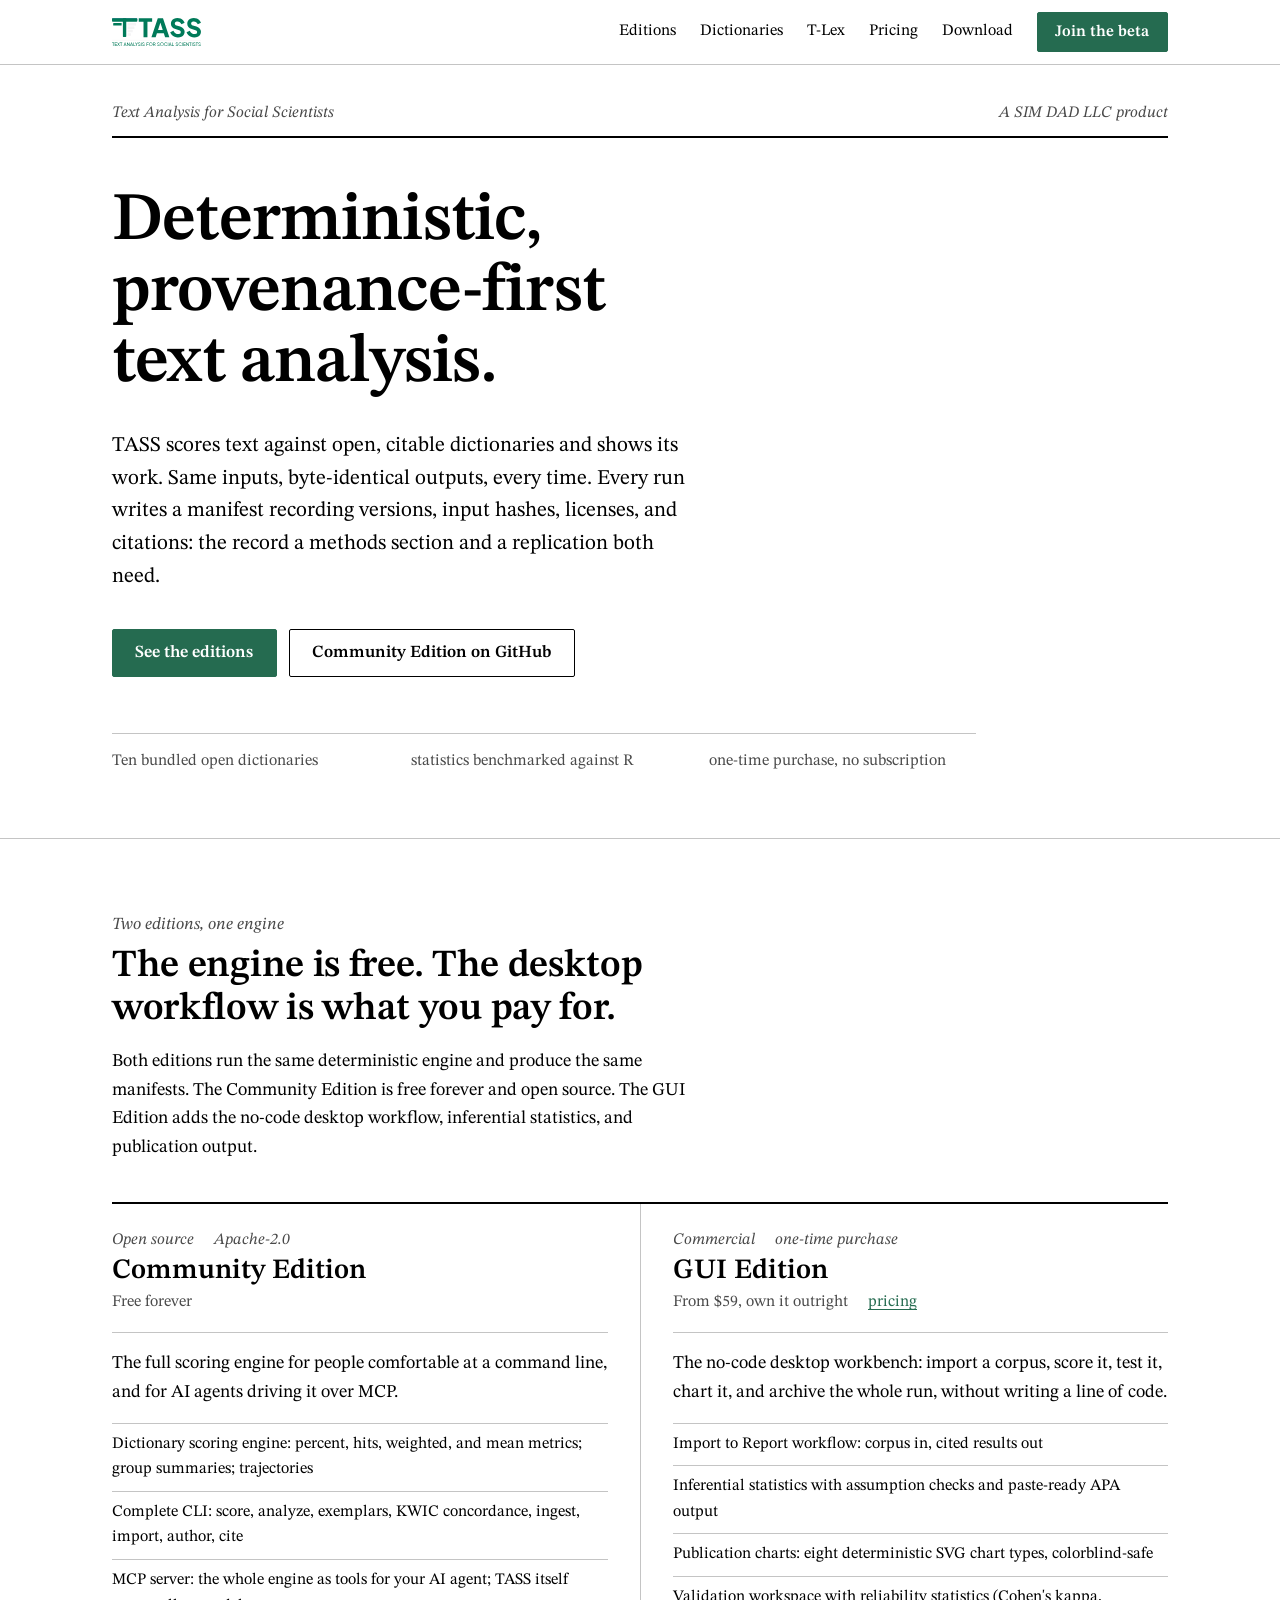
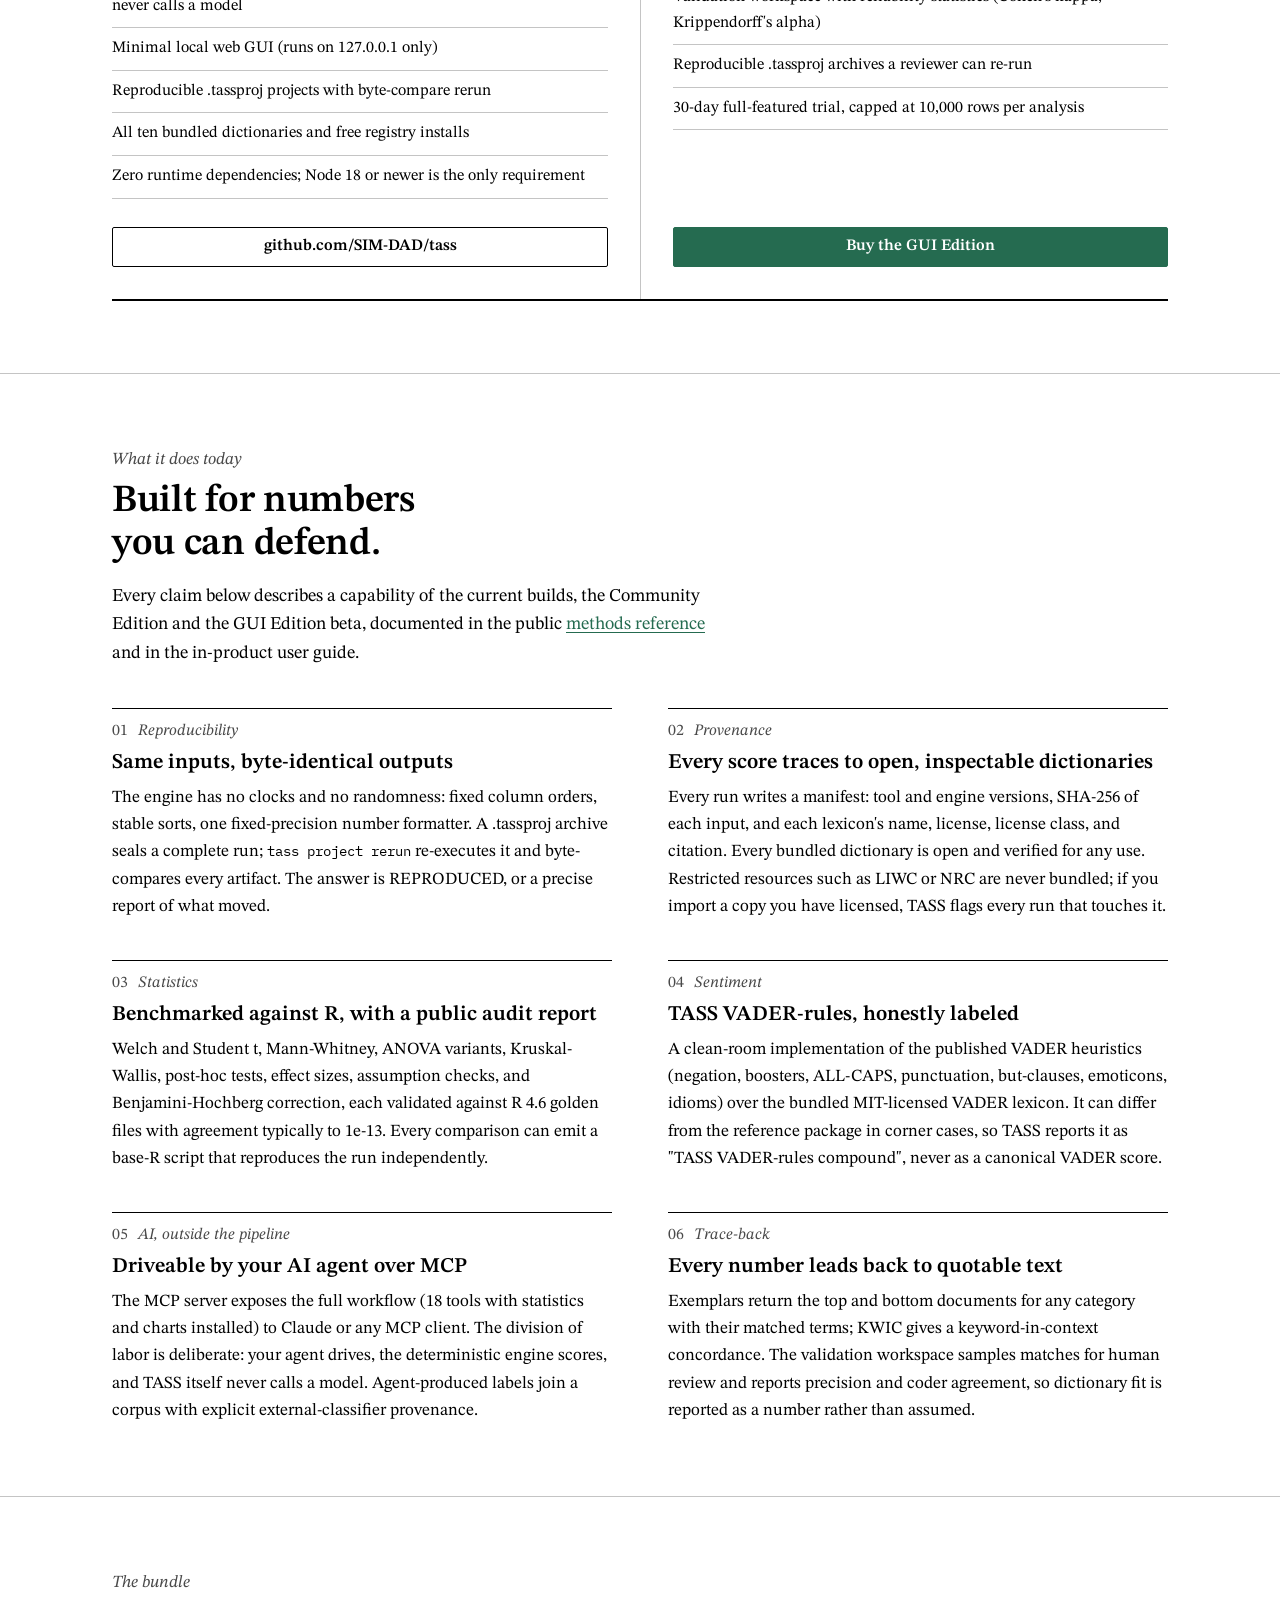
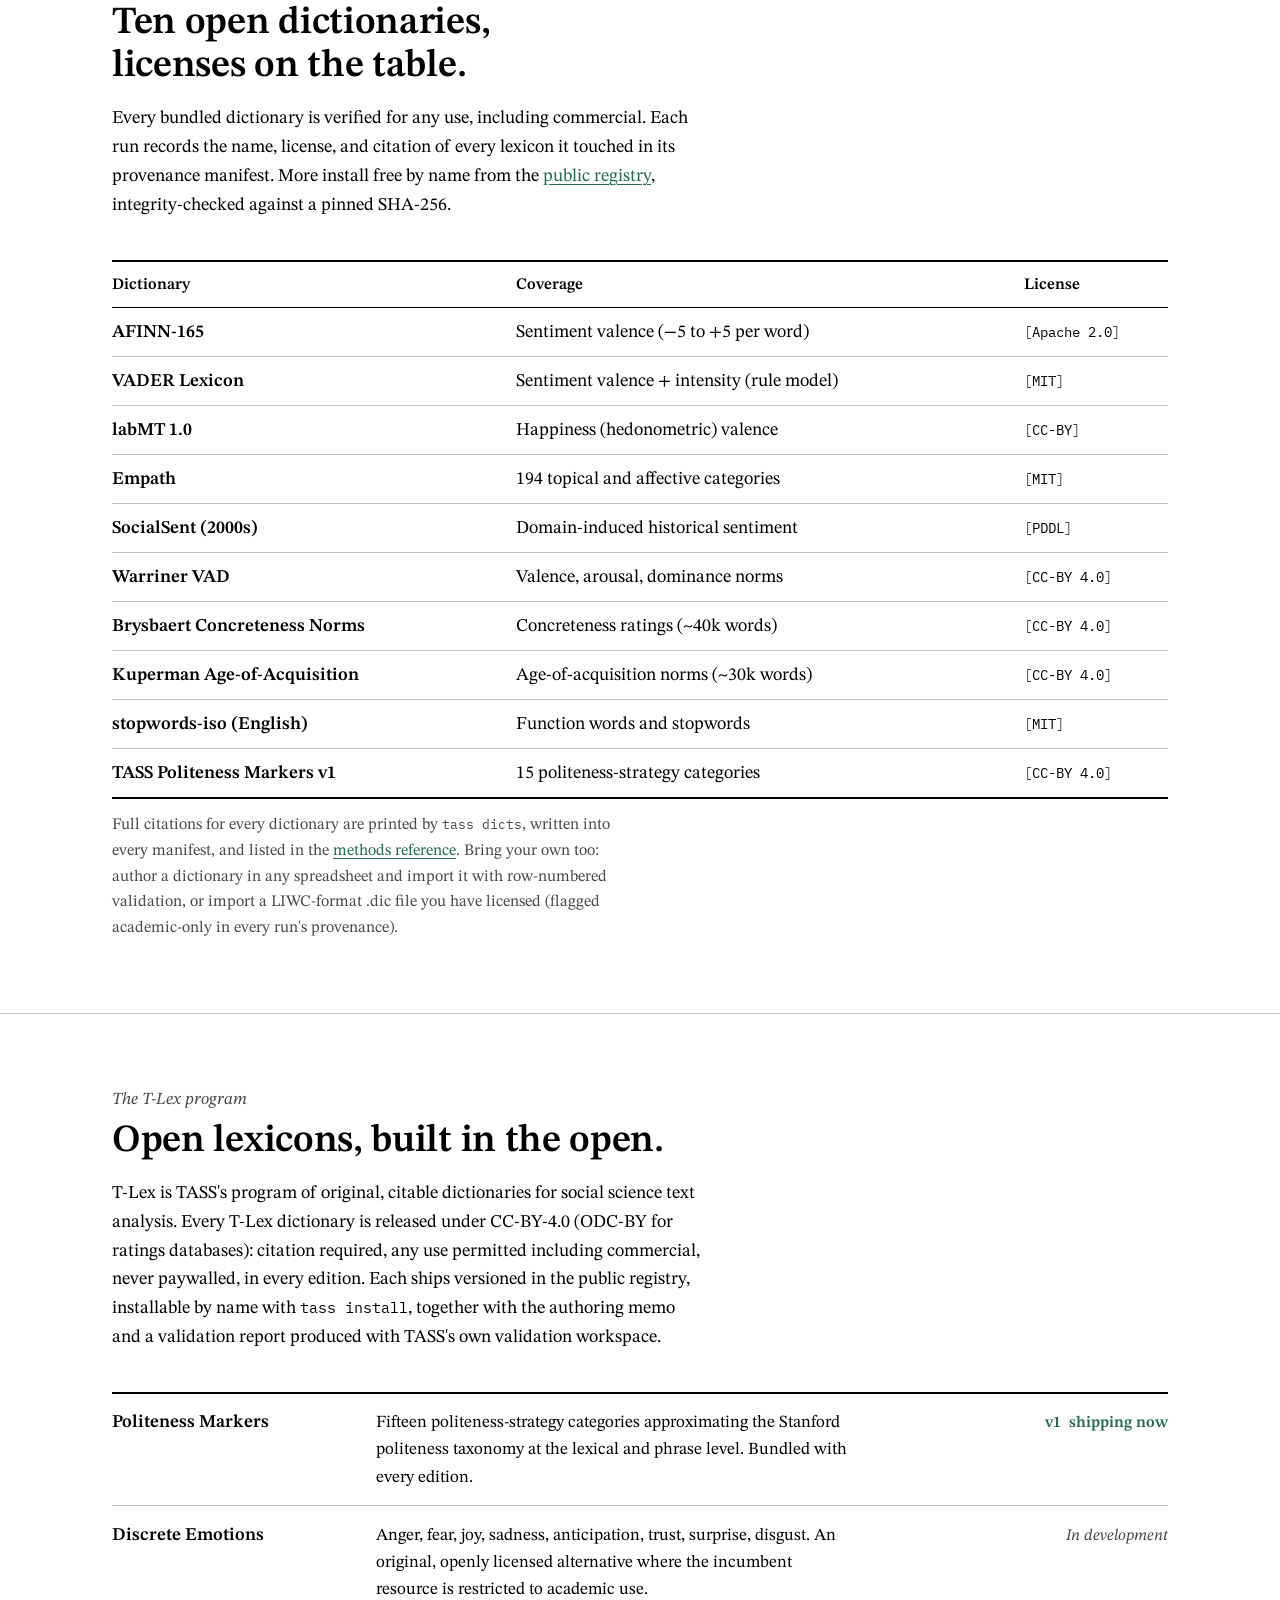
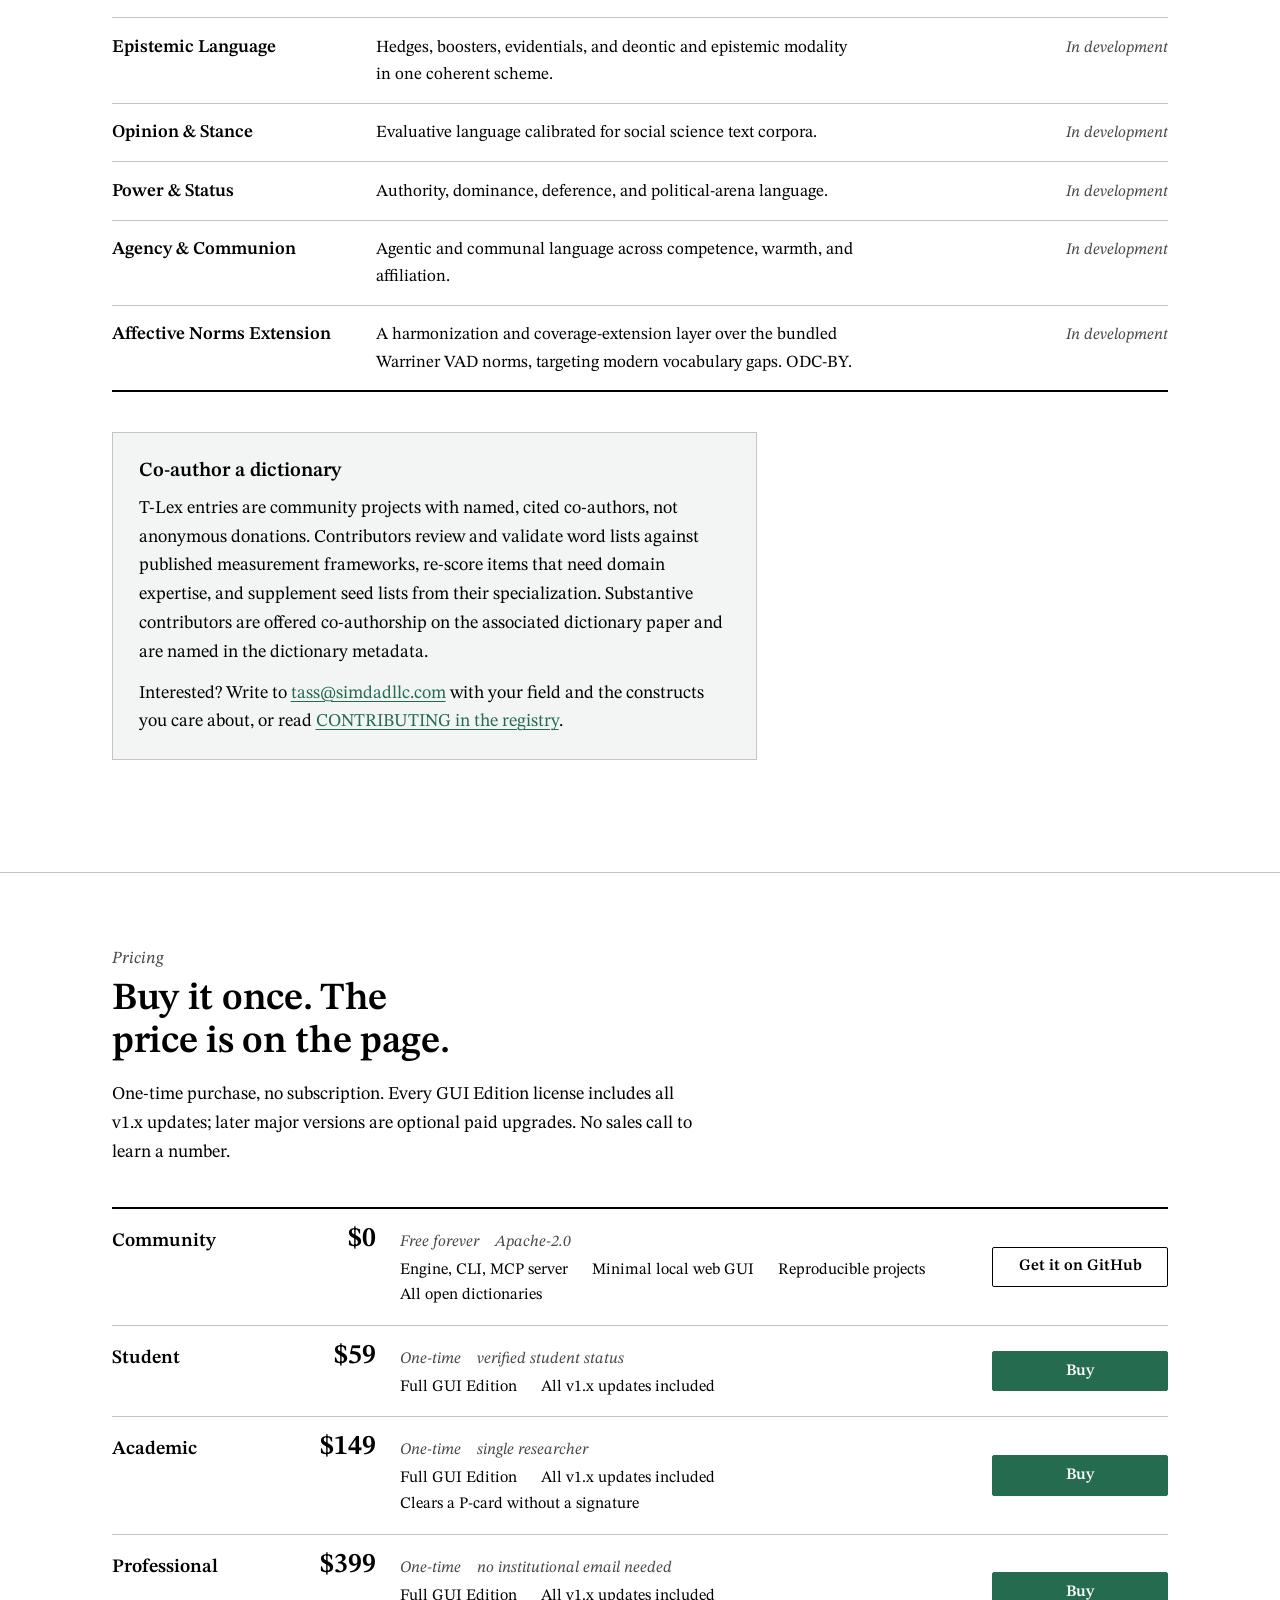
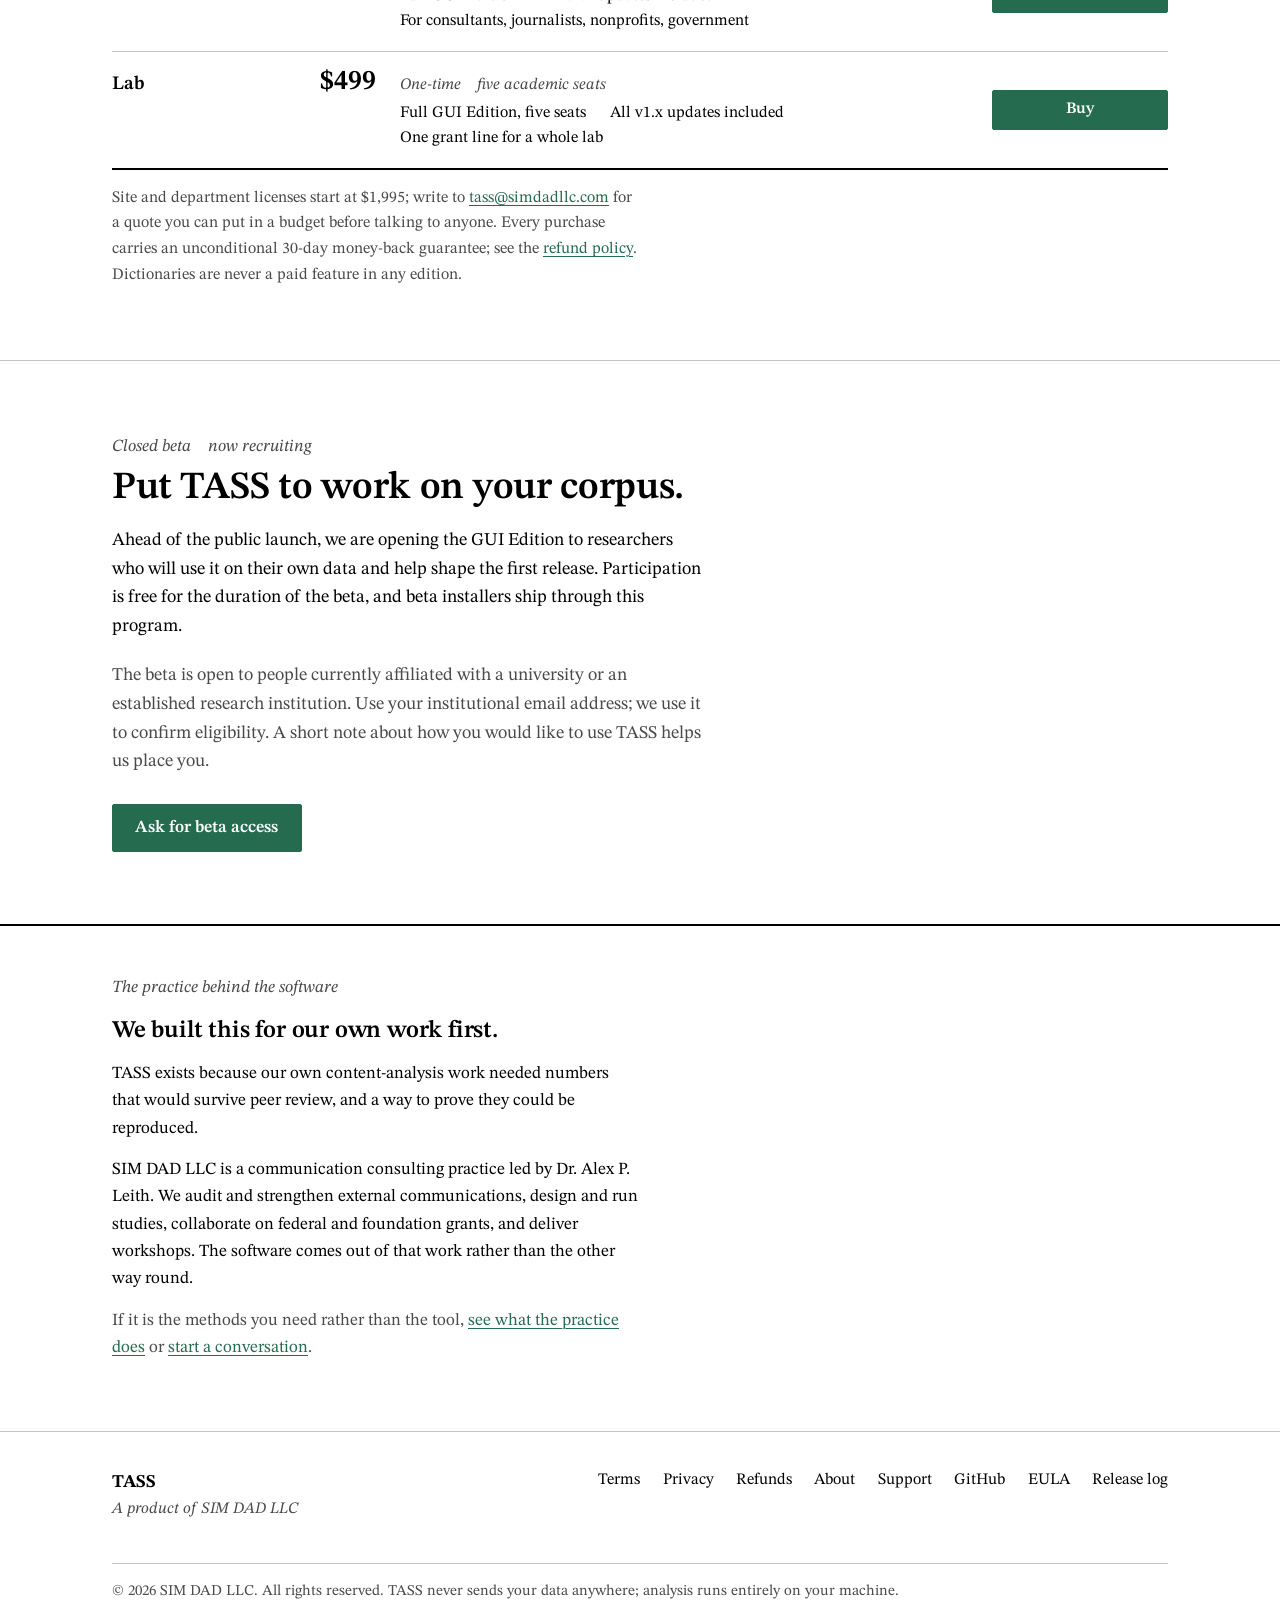
<file: index.html>
<!DOCTYPE html>
<html lang="en">
<head>
  <meta charset="UTF-8">
  <meta name="viewport" content="width=device-width, initial-scale=1.0">
  <title>TASS · Deterministic text analysis for social scientists</title>
  <meta name="description" content="TASS is deterministic, provenance-first dictionary text analysis for social scientists. Free open-source Community Edition; buy-once GUI Edition with R-benchmarked statistics, publication charts, and reproducible projects.">
  <meta name="author" content="SIM DAD LLC">
  <meta name="theme-color" content="#FFFFFF" media="(prefers-color-scheme: light)">
  <meta name="theme-color" content="#141414" media="(prefers-color-scheme: dark)">
  <link rel="icon" type="image/svg+xml" href="/img/favicon.svg">
  <link rel="canonical" href="https://usetass.app/">
  <meta property="og:title" content="TASS · Deterministic text analysis for social scientists">
  <meta property="og:description" content="Dictionary-based text analysis with open lexicons, provenance manifests, R-benchmarked statistics, and reproducible projects. Free Community Edition; buy-once GUI Edition.">
  <meta property="og:type" content="website">
  <meta property="og:image" content="https://usetass.app/img/social-share.png">
  <meta property="og:url" content="https://usetass.app">
  <meta name="twitter:card" content="summary_large_image">
  <meta name="twitter:title" content="TASS · Deterministic text analysis for social scientists">
  <meta name="twitter:description" content="Dictionary-based text analysis with open lexicons, provenance manifests, R-benchmarked statistics, and reproducible projects.">
  <meta name="twitter:image" content="https://usetass.app/img/social-share.png">
  <script type="application/ld+json">
  {
    "@context": "https://schema.org",
    "@type": "SoftwareApplication",
    "name": "TASS",
    "alternateName": "Text Analysis for Social Scientists",
    "description": "Deterministic, provenance-first dictionary-based text analysis. Open-source Community Edition (engine, CLI, MCP server); commercial GUI Edition with inferential statistics, publication charts, and reproducible projects.",
    "url": "https://usetass.app",
    "applicationCategory": "EducationalApplication",
    "operatingSystem": "Windows, macOS, Linux",
    "image": "https://usetass.app/img/social-share.png",
    "publisher": { "@type": "Organization", "name": "SIM DAD LLC", "url": "https://simdadllc.com" }
  }
  </script>
  <link rel="stylesheet" href="/css/site.css">
</head>
<body>

  <nav class="nav" aria-label="Main">
    <div class="nav-inner">
      <a href="/" class="nav-brand" aria-label="TASS home">
        <picture>
          <source srcset="/img/wordmark-F4F4F5.svg" media="(prefers-color-scheme: dark)">
          <img src="/img/wordmark-256B50.svg" alt="TASS" class="nav-wordmark">
        </picture>
      </a>
      <div class="nav-links">
        <a href="#editions">Editions</a>
        <a href="#dictionaries">Dictionaries</a>
        <a href="#tlex">T-Lex</a>
        <a href="#pricing">Pricing</a>
        <a href="/download/">Download</a>
        <a href="#beta" class="btn btn-primary">Join the beta</a>
      </div>
    </div>
  </nav>

  <!-- HERO -->
  <header class="hero">
    <div class="container">
      <span class="hero-eyebrow parts"><span>Text Analysis for Social Scientists</span><span>A SIM DAD LLC product</span></span>
      <h1>Deterministic, provenance-first text analysis.</h1>
      <p class="hero-sub">TASS scores text against open, citable dictionaries and shows its work. Same inputs, byte-identical outputs, every time. Every run writes a manifest recording versions, input hashes, licenses, and citations: the record a methods section and a replication both need.</p>
      <div class="hero-actions">
        <a href="#editions" class="btn btn-primary btn-lg">See the editions</a>
        <a href="https://github.com/SIM-DAD/tass" class="btn btn-ghost btn-lg">Community Edition on GitHub</a>
      </div>
      <p class="hero-meta parts"><span>Ten bundled open dictionaries</span><span>statistics benchmarked against R</span><span>one-time purchase, no subscription</span></p>
    </div>
  </header>

  <!-- EDITIONS -->
  <section class="section" id="editions" aria-labelledby="editions-h">
    <div class="container">
      <span class="eyebrow">Two editions, one engine</span>
      <h2 id="editions-h">The engine is free. The desktop workflow is what you pay for.</h2>
      <p class="section-sub">Both editions run the same deterministic engine and produce the same manifests. The Community Edition is free forever and open source. The GUI Edition adds the no-code desktop workflow, inferential statistics, and publication output.</p>

      <div class="editions-grid">
        <div class="edition-card">
          <span class="edition-kicker parts"><span>Open source</span><span>Apache-2.0</span></span>
          <h3>Community Edition</h3>
          <p class="edition-price">Free forever</p>
          <p class="blurb">The full scoring engine for people comfortable at a command line, and for AI agents driving it over MCP.</p>
          <ul class="edition-list">
            <li>Dictionary scoring engine: percent, hits, weighted, and mean metrics; group summaries; trajectories</li>
            <li>Complete CLI: score, analyze, exemplars, KWIC concordance, ingest, import, author, cite</li>
            <li>MCP server: the whole engine as tools for your AI agent; TASS itself never calls a model</li>
            <li>Minimal local web GUI (runs on 127.0.0.1 only)</li>
            <li>Reproducible .tassproj projects with byte-compare rerun</li>
            <li>All ten bundled dictionaries and free registry installs</li>
            <li>Zero runtime dependencies; Node 18 or newer is the only requirement</li>
          </ul>
          <a href="https://github.com/SIM-DAD/tass" class="btn btn-ghost btn-full">github.com/SIM-DAD/tass</a>
        </div>

        <div class="edition-card featured">
          <span class="edition-kicker parts"><span>Commercial</span><span>one-time purchase</span></span>
          <h3>GUI Edition</h3>
          <p class="edition-price parts"><span>From $59, own it outright</span><span><a href="#pricing">pricing</a></span></p>
          <p class="blurb">The no-code desktop workbench: import a corpus, score it, test it, chart it, and archive the whole run, without writing a line of code.</p>
          <ul class="edition-list">
            <li>Import to Report workflow: corpus in, cited results out</li>
            <li>Inferential statistics with assumption checks and paste-ready APA output</li>
            <li>Publication charts: eight deterministic SVG chart types, colorblind-safe</li>
            <li>Validation workspace with reliability statistics (Cohen's kappa, Krippendorff's alpha)</li>
            <li>Reproducible .tassproj archives a reviewer can re-run</li>
            <li>30-day full-featured trial, capped at 10,000 rows per analysis</li>
          </ul>
          <a href="/buy/" class="btn btn-primary btn-full">Buy the GUI Edition</a>
        </div>
      </div>
    </div>
  </section>

  <!-- WHAT SHIPS -->
  <section class="section section-alt" aria-labelledby="features-h">
    <div class="container">
      <span class="eyebrow">What it does today</span>
      <h2 id="features-h">Built for numbers you can defend.</h2>
      <p class="section-sub">Every claim below describes a capability of the current builds, the Community Edition and the GUI Edition beta, documented in the public <a href="https://github.com/SIM-DAD/tass/blob/main/docs/METHODS.md">methods reference</a> and in the in-product user guide.</p>

      <div class="features-grid">
        <div class="feature-cell">
          <div class="feature-num parts"><span>01</span><span>Reproducibility</span></div>
          <h3>Same inputs, byte-identical outputs</h3>
          <p>The engine has no clocks and no randomness: fixed column orders, stable sorts, one fixed-precision number formatter. A .tassproj archive seals a complete run; <code>tass project rerun</code> re-executes it and byte-compares every artifact. The answer is REPRODUCED, or a precise report of what moved.</p>
        </div>
        <div class="feature-cell">
          <div class="feature-num parts"><span>02</span><span>Provenance</span></div>
          <h3>Every score traces to open, inspectable dictionaries</h3>
          <p>Every run writes a manifest: tool and engine versions, SHA-256 of each input, and each lexicon's name, license, license class, and citation. Every bundled dictionary is open and verified for any use. Restricted resources such as LIWC or NRC are never bundled; if you import a copy you have licensed, TASS flags every run that touches it.</p>
        </div>
        <div class="feature-cell">
          <div class="feature-num parts"><span>03</span><span>Statistics</span></div>
          <h3>Benchmarked against R, with a public audit report</h3>
          <p>Welch and Student t, Mann-Whitney, ANOVA variants, Kruskal-Wallis, post-hoc tests, effect sizes, assumption checks, and Benjamini-Hochberg correction, each validated against R 4.6 golden files with agreement typically to 1e-13. Every comparison can emit a base-R script that reproduces the run independently.</p>
        </div>
        <div class="feature-cell">
          <div class="feature-num parts"><span>04</span><span>Sentiment</span></div>
          <h3>TASS VADER-rules, honestly labeled</h3>
          <p>A clean-room implementation of the published VADER heuristics (negation, boosters, ALL-CAPS, punctuation, but-clauses, emoticons, idioms) over the bundled MIT-licensed VADER lexicon. It can differ from the reference package in corner cases, so TASS reports it as "TASS VADER-rules compound", never as a canonical VADER score.</p>
        </div>
        <div class="feature-cell">
          <div class="feature-num parts"><span>05</span><span>AI, outside the pipeline</span></div>
          <h3>Driveable by your AI agent over MCP</h3>
          <p>The MCP server exposes the full workflow (18 tools with statistics and charts installed) to Claude or any MCP client. The division of labor is deliberate: your agent drives, the deterministic engine scores, and TASS itself never calls a model. Agent-produced labels join a corpus with explicit external-classifier provenance.</p>
        </div>
        <div class="feature-cell">
          <div class="feature-num parts"><span>06</span><span>Trace-back</span></div>
          <h3>Every number leads back to quotable text</h3>
          <p>Exemplars return the top and bottom documents for any category with their matched terms; KWIC gives a keyword-in-context concordance. The validation workspace samples matches for human review and reports precision and coder agreement, so dictionary fit is reported as a number rather than assumed.</p>
        </div>
      </div>
    </div>
  </section>

  <!-- DICTIONARIES -->
  <section class="section" id="dictionaries" aria-labelledby="dict-h">
    <div class="container">
      <span class="eyebrow">The bundle</span>
      <h2 id="dict-h">Ten open dictionaries, licenses on the table.</h2>
      <p class="section-sub">Every bundled dictionary is verified for any use, including commercial. Each run records the name, license, and citation of every lexicon it touched in its provenance manifest. More install free by name from the <a href="https://github.com/SIM-DAD/tass-lexicons">public registry</a>, integrity-checked against a pinned SHA-256.</p>

      <div class="table-wrap" tabindex="0">
        <table class="data-table">
          <caption class="visually-hidden" style="position:absolute;left:-9999px;">Dictionaries bundled with TASS, with coverage and license</caption>
          <thead>
            <tr>
              <th scope="col">Dictionary</th>
              <th scope="col">Coverage</th>
              <th scope="col">License</th>
            </tr>
          </thead>
          <tbody>
            <tr><td>AFINN-165</td><td>Sentiment valence (&minus;5 to +5 per word)</td><td><span class="license-badge license-apache">Apache 2.0</span></td></tr>
            <tr><td>VADER Lexicon</td><td>Sentiment valence + intensity (rule model)</td><td><span class="license-badge license-mit">MIT</span></td></tr>
            <tr><td>labMT 1.0</td><td>Happiness (hedonometric) valence</td><td><span class="license-badge license-ccby">CC-BY</span></td></tr>
            <tr><td>Empath</td><td>194 topical and affective categories</td><td><span class="license-badge license-mit">MIT</span></td></tr>
            <tr><td>SocialSent (2000s)</td><td>Domain-induced historical sentiment</td><td><span class="license-badge license-pddl">PDDL</span></td></tr>
            <tr><td>Warriner VAD</td><td>Valence, arousal, dominance norms</td><td><span class="license-badge license-ccby">CC-BY 4.0</span></td></tr>
            <tr><td>Brysbaert Concreteness Norms</td><td>Concreteness ratings (~40k words)</td><td><span class="license-badge license-ccby">CC-BY 4.0</span></td></tr>
            <tr><td>Kuperman Age-of-Acquisition</td><td>Age-of-acquisition norms (~30k words)</td><td><span class="license-badge license-ccby">CC-BY 4.0</span></td></tr>
            <tr><td>stopwords-iso (English)</td><td>Function words and stopwords</td><td><span class="license-badge license-mit">MIT</span></td></tr>
            <tr><td>TASS Politeness Markers v1</td><td>15 politeness-strategy categories</td><td><span class="license-badge license-tass">CC-BY 4.0</span></td></tr>
          </tbody>
        </table>
      </div>
      <p class="table-note">Full citations for every dictionary are printed by <code>tass dicts</code>, written into every manifest, and listed in the <a href="https://github.com/SIM-DAD/tass/blob/main/docs/METHODS.md">methods reference</a>. Bring your own too: author a dictionary in any spreadsheet and import it with row-numbered validation, or import a LIWC-format .dic file you have licensed (flagged academic-only in every run's provenance).</p>
    </div>
  </section>

  <!-- T-LEX -->
  <section class="section section-alt" id="tlex" aria-labelledby="tlex-h">
    <div class="container">
      <span class="eyebrow">The T-Lex program</span>
      <h2 id="tlex-h">Open lexicons, built in the open.</h2>
      <p class="section-sub">T-Lex is TASS's program of original, citable dictionaries for social science text analysis. Every T-Lex dictionary is released under CC-BY-4.0 (ODC-BY for ratings databases): citation required, any use permitted including commercial, never paywalled, in every edition. Each ships versioned in the public registry, installable by name with <code>tass install</code>, together with the authoring memo and a validation report produced with TASS's own validation workspace.</p>

      <div class="tlex-list">
        <div class="tlex-item">
          <span class="tlex-name">Politeness Markers</span>
          <span class="tlex-status shipping parts"><span>v1</span><span>shipping now</span></span>
          <p class="tlex-desc">Fifteen politeness-strategy categories approximating the Stanford politeness taxonomy at the lexical and phrase level. Bundled with every edition.</p>
        </div>
        <div class="tlex-item">
          <span class="tlex-name">Discrete Emotions</span>
          <span class="tlex-status">In development</span>
          <p class="tlex-desc">Anger, fear, joy, sadness, anticipation, trust, surprise, disgust. An original, openly licensed alternative where the incumbent resource is restricted to academic use.</p>
        </div>
        <div class="tlex-item">
          <span class="tlex-name">Epistemic Language</span>
          <span class="tlex-status">In development</span>
          <p class="tlex-desc">Hedges, boosters, evidentials, and deontic and epistemic modality in one coherent scheme.</p>
        </div>
        <div class="tlex-item">
          <span class="tlex-name">Opinion &amp; Stance</span>
          <span class="tlex-status">In development</span>
          <p class="tlex-desc">Evaluative language calibrated for social science text corpora.</p>
        </div>
        <div class="tlex-item">
          <span class="tlex-name">Power &amp; Status</span>
          <span class="tlex-status">In development</span>
          <p class="tlex-desc">Authority, dominance, deference, and political-arena language.</p>
        </div>
        <div class="tlex-item">
          <span class="tlex-name">Agency &amp; Communion</span>
          <span class="tlex-status">In development</span>
          <p class="tlex-desc">Agentic and communal language across competence, warmth, and affiliation.</p>
        </div>
        <div class="tlex-item">
          <span class="tlex-name">Affective Norms Extension</span>
          <span class="tlex-status">In development</span>
          <p class="tlex-desc">A harmonization and coverage-extension layer over the bundled Warriner VAD norms, targeting modern vocabulary gaps. ODC-BY.</p>
        </div>
      </div>

      <div class="callout">
        <h3>Co-author a dictionary</h3>
        <p>T-Lex entries are community projects with named, cited co-authors, not anonymous donations. Contributors review and validate word lists against published measurement frameworks, re-score items that need domain expertise, and supplement seed lists from their specialization. Substantive contributors are offered co-authorship on the associated dictionary paper and are named in the dictionary metadata.</p>
        <p>Interested? Write to <a href="mailto:tass@simdadllc.com?subject=T-Lex%20collaboration">tass@simdadllc.com</a> with your field and the constructs you care about, or read <a href="https://github.com/SIM-DAD/tass-lexicons">CONTRIBUTING in the registry</a>.</p>
      </div>
    </div>
  </section>

  <!-- PRICING -->
  <section class="section" id="pricing" aria-labelledby="pricing-h">
    <div class="container">
      <span class="eyebrow">Pricing</span>
      <h2 id="pricing-h">Buy it once. The price is on the page.</h2>
      <p class="section-sub">One-time purchase, no subscription. Every GUI Edition license includes all v1.x updates; later major versions are optional paid upgrades. No sales call to learn a number.</p>

      <div class="pricing-grid">
        <div class="pricing-card">
          <div class="tier">Community</div>
          <div class="price">$0</div>
          <div class="meta parts"><span>Free forever</span><span>Apache-2.0</span></div>
          <ul>
            <li>Engine, CLI, MCP server</li>
            <li>Minimal local web GUI</li>
            <li>Reproducible projects</li>
            <li>All open dictionaries</li>
          </ul>
          <a href="https://github.com/SIM-DAD/tass" class="btn btn-ghost btn-full">Get it on GitHub</a>
        </div>
        <div class="pricing-card">
          <div class="tier">Student</div>
          <div class="price">$59</div>
          <div class="meta parts"><span>One-time</span><span>verified student status</span></div>
          <ul>
            <li>Full GUI Edition</li>
            <li>All v1.x updates included</li>
          </ul>
          <a href="/buy/" class="btn btn-primary btn-full">Buy</a>
        </div>
        <div class="pricing-card">
          <div class="tier">Academic</div>
          <div class="price">$149</div>
          <div class="meta parts"><span>One-time</span><span>single researcher</span></div>
          <ul>
            <li>Full GUI Edition</li>
            <li>All v1.x updates included</li>
            <li>Clears a P-card without a signature</li>
          </ul>
          <a href="/buy/" class="btn btn-primary btn-full">Buy</a>
        </div>
        <div class="pricing-card">
          <div class="tier">Professional</div>
          <div class="price">$399</div>
          <div class="meta parts"><span>One-time</span><span>no institutional email needed</span></div>
          <ul>
            <li>Full GUI Edition</li>
            <li>All v1.x updates included</li>
            <li>For consultants, journalists, nonprofits, government</li>
          </ul>
          <a href="/buy/" class="btn btn-primary btn-full">Buy</a>
        </div>
        <div class="pricing-card">
          <div class="tier">Lab</div>
          <div class="price">$499</div>
          <div class="meta parts"><span>One-time</span><span>five academic seats</span></div>
          <ul>
            <li>Full GUI Edition, five seats</li>
            <li>All v1.x updates included</li>
            <li>One grant line for a whole lab</li>
          </ul>
          <a href="/buy/" class="btn btn-primary btn-full">Buy</a>
        </div>
      </div>

      <p class="pricing-fine">Site and department licenses start at $1,995; write to <a href="mailto:tass@simdadllc.com?subject=TASS%20site%20license">tass@simdadllc.com</a> for a quote you can put in a budget before talking to anyone. Every purchase carries an unconditional 30-day money-back guarantee; see the <a href="/refunds.html">refund policy</a>. Dictionaries are never a paid feature in any edition.</p>
    </div>
  </section>

  <!-- BETA -->
  <section class="section section-alt" id="beta" aria-labelledby="beta-h">
    <div class="container-narrow">
      <span class="eyebrow parts"><span>Closed beta</span><span>now recruiting</span></span>
      <h2 id="beta-h">Put TASS to work on your corpus.</h2>
      <p class="section-sub">Ahead of the public launch, we are opening the GUI Edition to researchers who will use it on their own data and help shape the first release. Participation is free for the duration of the beta, and beta installers ship through this program.</p>
      <p class="beta-note">The beta is open to people currently affiliated with a university or an established research institution. Use your institutional email address; we use it to confirm eligibility. A short note about how you would like to use TASS helps us place you.</p>
      <a class="btn btn-primary btn-lg" href="/beta/">Ask for beta access</a>
    </div>
  </section>

  <!-- FOOTER -->
  
  <!-- The practice behind the product. -->
  <section class="practice" aria-labelledby="practice-h">
    <div class="practice-inner">
      <p class="practice-eyebrow">The practice behind the software</p>
      <h2 id="practice-h">We built this for our own work first.</h2>
      <p>TASS exists because our own content-analysis work needed numbers that would survive peer review, and a way to prove they could be reproduced.</p>
      <p>SIM DAD LLC is a communication consulting practice led by Dr. Alex P. Leith.
         We audit and strengthen external communications,
         design and run studies, collaborate on federal and foundation grants, and
         deliver workshops. The software comes out of that work rather than the other
         way round.</p>
      <p class="practice-cta">
        If it is the methods you need rather than the tool,
        <a href="https://simdadllc.com#services">see what the practice does</a>
        or <a href="mailto:hello@simdadllc.com">start a conversation</a>.
      </p>
    </div>
  </section>

<footer class="footer">
    <div class="footer-inner">
      <div>
        <div class="footer-brand">TASS</div>
        <div class="footer-sub">A product of SIM DAD LLC</div>
      </div>
      <nav class="footer-links" aria-label="Footer">
        <a href="/terms.html">Terms</a>
        <a href="/privacy.html">Privacy</a>
        <a href="/refunds.html">Refunds</a>
        <a href="/about.html">About</a>
        <a href="/support/">Support</a>
        <a href="https://github.com/SIM-DAD/tass">GitHub</a>
        <a href="/eula.html">EULA</a>
        <a href="/changelog.html">Release log</a>
      </nav>
    </div>
    <p class="footer-copy">&copy; 2026 SIM DAD LLC. All rights reserved. TASS never sends your data anywhere; analysis runs entirely on your machine.</p>
  </footer>

  <!-- First-party, cookie-free page counter (aggregate daily counts only; no cookies, no IP stored, honors Do Not Track) -->
  <script>
    (function () {
      try {
        if (navigator.doNotTrack === "1" || window.doNotTrack === "1") return;
        if (!navigator.sendBeacon) return;
        navigator.sendBeacon("https://simdad-hits.ap-493.workers.dev/hit",
          JSON.stringify({ site: "tass", path: location.pathname }));
      } catch (e) {}
    })();
  </script>
</body>
</html>
</file>
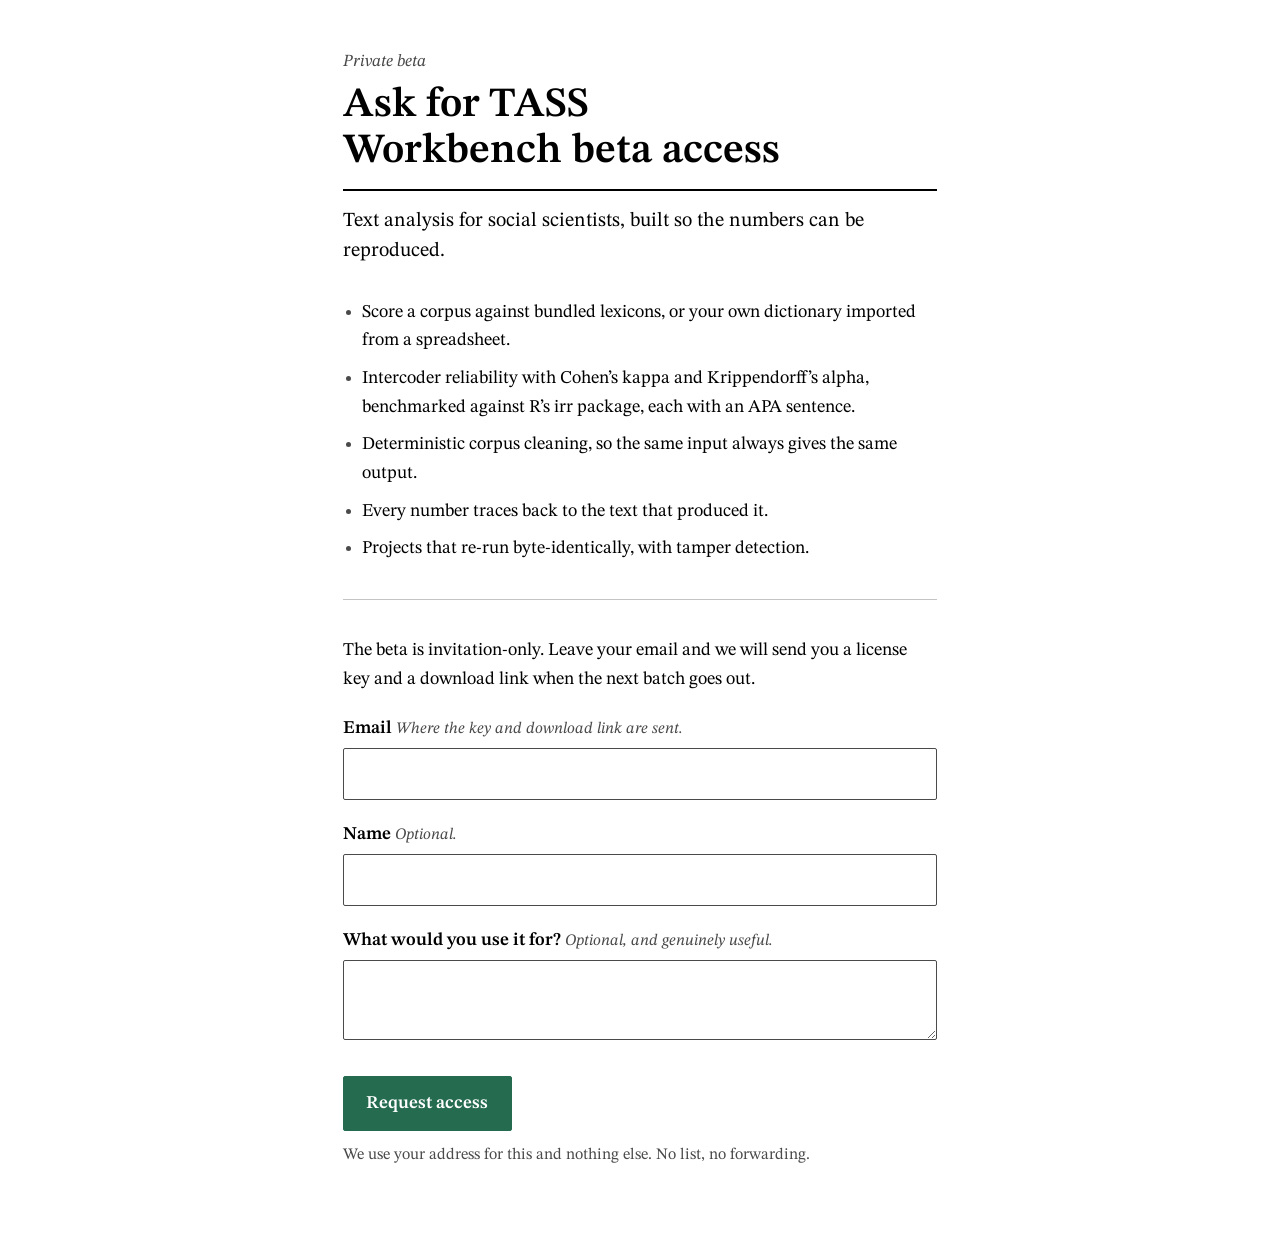
<file: beta/index.html>
<!doctype html>
<html lang="en">
<head>
<meta charset="utf-8">
<meta name="viewport" content="width=device-width, initial-scale=1">
<!-- Linked from the product page. noindex keeps search traffic on the product page, not the form. -->
<meta name="robots" content="noindex, nofollow">
<title>TASS Workbench beta access</title>
<link rel="stylesheet" href="/css/site.css">
<style>
  /* Beta request form: the shared tokens from /css/site.css, a single text column. */
  .skip { position:absolute; left:-9999px; }
  .skip:focus { left:1rem; top:1rem; position:fixed; background:var(--paper); color:var(--ink);
                padding:.75rem 1rem; border:2px solid var(--accent); z-index:10; }
  main { max-width: calc(var(--measure) + 2.5rem); margin:0 auto; padding: 3rem 1.25rem 5rem; }
  .eyebrow { margin:0 0 .4rem; }
  h1 { font-size:clamp(2rem, 4.4vw, 2.6rem); line-height:1.12; margin:0 0 .9rem; font-weight:600;
       padding-bottom:.9rem; border-bottom:2px solid var(--ink); }
  .lede { font-size:1.25rem; line-height:1.5; margin:0 0 2rem; }
  main > ul { padding-left:1.2rem; margin:0 0 2rem; }
  main > ul li { margin-bottom:.55rem; }
  main > ul li::marker { color:var(--muted); }
  hr { border:0; border-top:1px solid var(--rule); margin:2.25rem 0; }
  label { display:block; font-weight:600; margin:1.25rem 0 .35rem; }
  .hint { font-weight:400; font-style:italic; color:var(--muted); font-size:1rem; }
  input, textarea, select { width:100%; padding:.65rem .75rem; font:inherit; color:inherit;
    background:var(--paper); border:1px solid var(--muted); border-radius:2px; }
  input:focus-visible, textarea:focus-visible, select:focus-visible, button:focus-visible {
    outline:2px solid var(--accent); outline-offset:2px; }
  textarea { min-height:5rem; resize:vertical; }
  button { margin-top:1.6rem; padding:.75rem 1.4rem; font:inherit; font-weight:600;
    border:1px solid var(--accent); border-radius:2px; background:var(--accent); color:var(--on-accent); cursor:pointer;
    transition: background-color .15s, border-color .15s; }
  button:hover { background:var(--ink); border-color:var(--ink); color:var(--paper); }
  button:disabled { cursor:progress; opacity:.75; }
  .fine { color:var(--muted); font-size:1rem; margin-top:.8rem; }
  .hp { position:absolute; left:-9999px; width:1px; height:1px; overflow:hidden; }
  .msg { padding:.9rem 1rem; border:1px solid var(--ink); background:var(--tint); margin-bottom:1.5rem; }
  [hidden] { display:none !important; }
</style>
</head>
<body>
<a class="skip" href="#form">Skip to the form</a>
<main>
  <p class="eyebrow">Private beta</p>
  <h1>Ask for TASS Workbench beta access</h1>
  <p class="lede">Text analysis for social scientists, built so the numbers can be reproduced.</p>

  <ul>
    <li>Score a corpus against bundled lexicons, or your own dictionary imported from a spreadsheet.</li>
    <li>Intercoder reliability with Cohen&rsquo;s kappa and Krippendorff&rsquo;s alpha, benchmarked against R&rsquo;s irr package, each with an APA sentence.</li>
    <li>Deterministic corpus cleaning, so the same input always gives the same output.</li>
    <li>Every number traces back to the text that produced it.</li>
    <li>Projects that re-run byte-identically, with tamper detection.</li>
  </ul>

  <hr>

  <p id="ask">The beta is invitation-only. Leave your email and we will send you a license key and a download link when the next batch goes out.</p>

  <div class="msg" id="done" role="status" hidden></div>

  <form id="form" novalidate>
    <label for="email">Email
      <span class="hint">Where the key and download link are sent.</span></label>
    <input id="email" name="email" type="email" required autocomplete="email">

    <label for="name">Name <span class="hint">Optional.</span></label>
    <input id="name" name="name" autocomplete="name">

    <label for="use">What would you use it for?
      <span class="hint">Optional, and genuinely useful.</span></label>
    <textarea id="use" name="use" maxlength="400"></textarea>

    <div class="hp" aria-hidden="true">
      <label for="company">Company</label>
      <input id="company" name="company" tabindex="-1" autocomplete="off">
    </div>

    <button type="submit" id="go">Request access</button>
    <p class="fine">We use your address for this and nothing else. No list, no forwarding.</p>
  </form>
</main>
<script>
  var form = document.getElementById('form');
  var done = document.getElementById('done');
  var ask  = document.getElementById('ask');
  var go   = document.getElementById('go');
  form.addEventListener('submit', function (e) {
    e.preventDefault();
    var email = document.getElementById('email');
    if (!email.value || email.value.indexOf('@') < 1) {
      done.hidden = false; done.textContent = 'That email address does not look right.';
      email.focus(); return;
    }
    go.disabled = true; go.textContent = 'Sending...';
    var body = new URLSearchParams();
    body.set('product', 'tass-gui');
    ['email','name','use','company'].forEach(function (k) {
      var el = document.getElementById(k); if (el) body.set(k, el.value);
    });
    fetch('https://simdad-checkout.ap-493.workers.dev/beta', { method:'POST', body: body })
      .then(function (r) {
        if (!r.ok) throw new Error(r.status);
        form.hidden = true; ask.hidden = true;
        done.hidden = false;
        done.textContent = 'Thank you. We will send your key when the next batch goes out.';
        done.focus();
      })
      .catch(function () {
        go.disabled = false; go.textContent = 'Request access';
        done.hidden = false;
        done.textContent = 'That did not go through. Please try again, or email ap@simdadllc.com.';
      });
  });
</script>

  <!-- First-party, cookie-free page counter (aggregate daily counts only; no cookies, no IP stored, honors Do Not Track) -->
  <script>
    (function () {
      try {
        if (navigator.doNotTrack === "1" || window.doNotTrack === "1") return;
        if (!navigator.sendBeacon) return;
        navigator.sendBeacon("https://simdad-hits.ap-493.workers.dev/hit",
          JSON.stringify({ site: "tass", path: location.pathname }));
      } catch (e) {}
    })();
  </script>
</body>
</html>
</file>
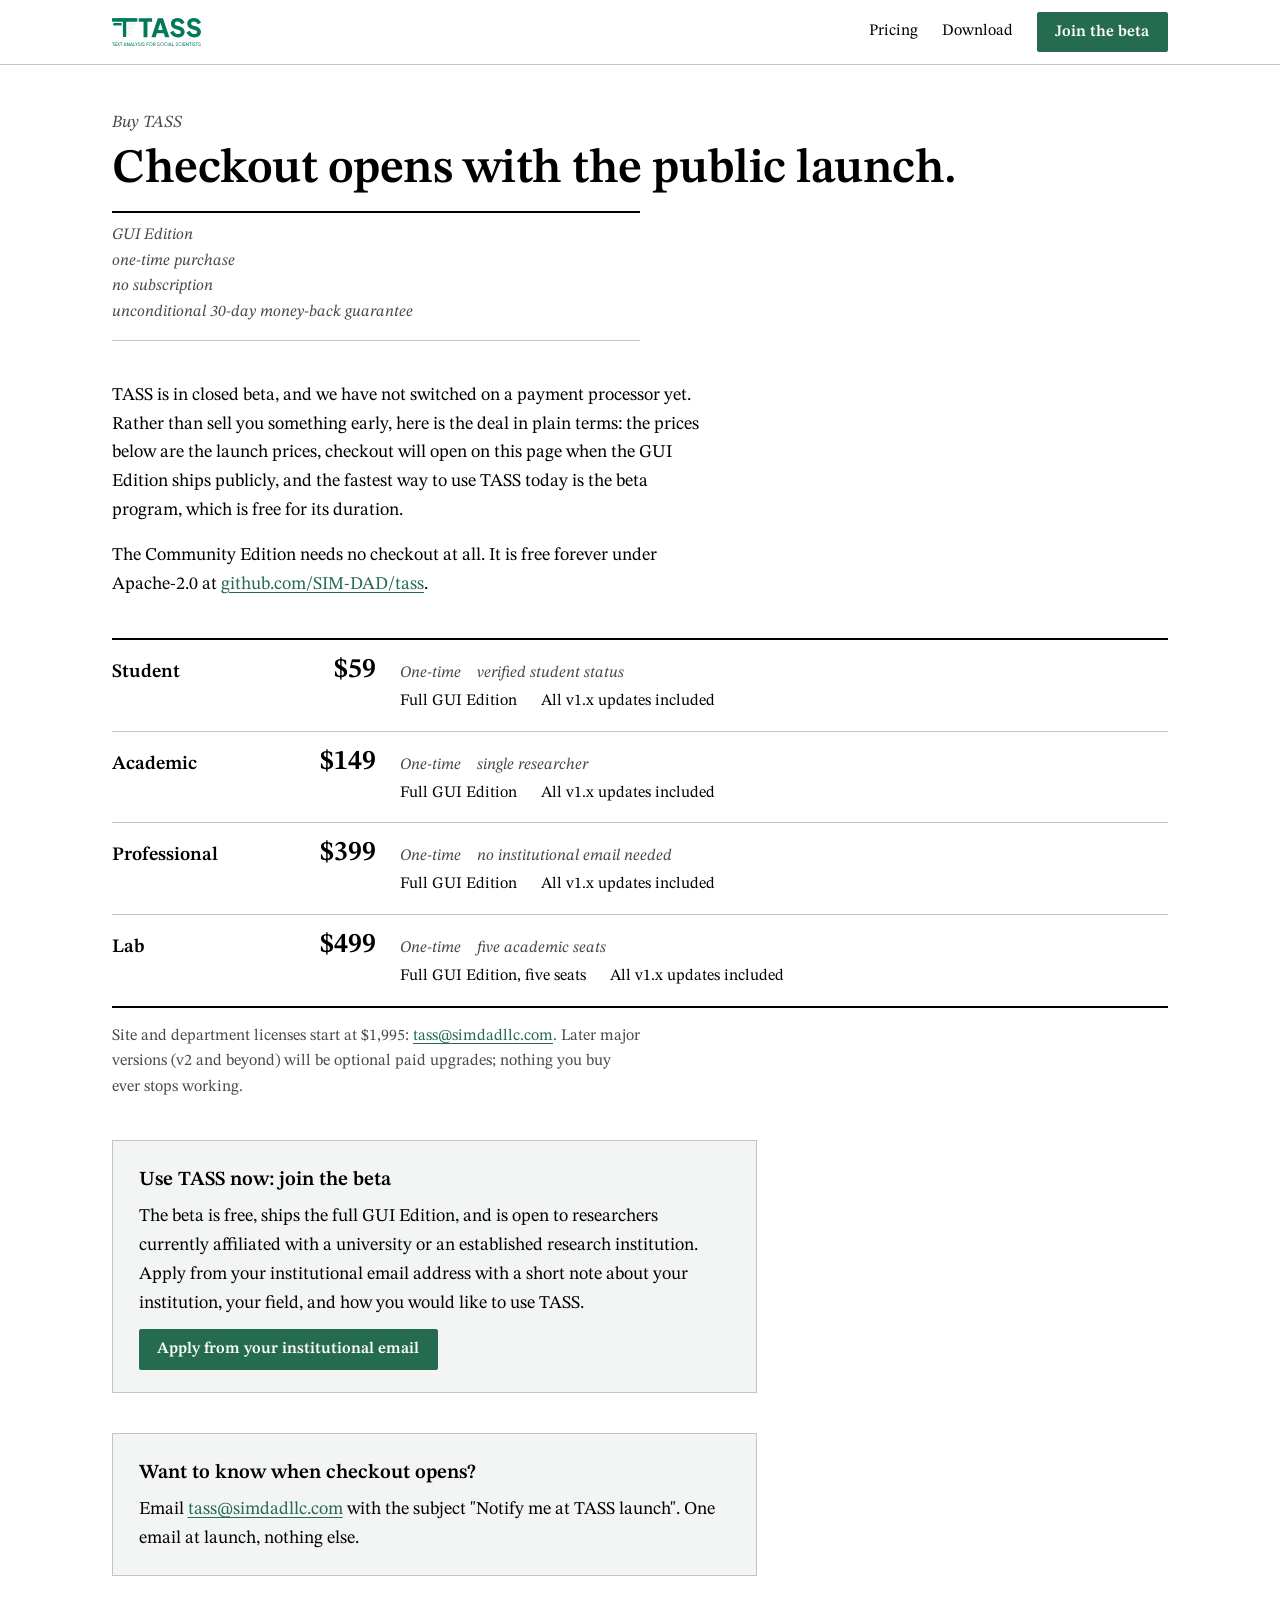
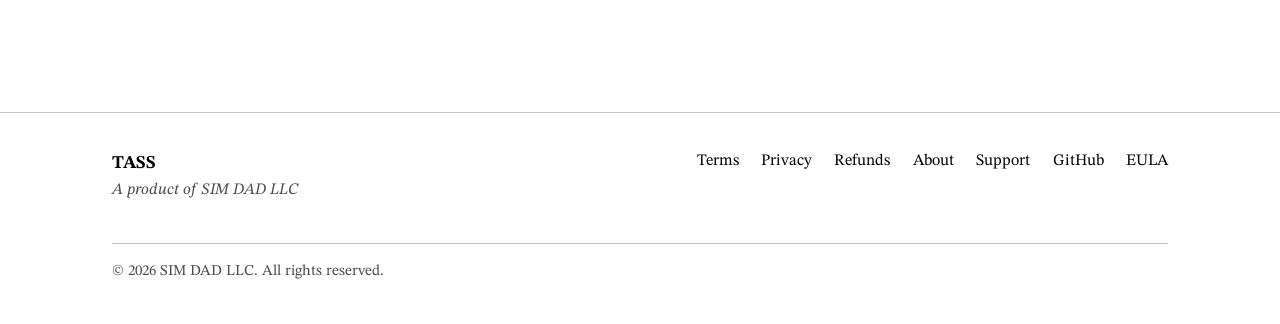
<file: buy/index.html>
<!DOCTYPE html>
<html lang="en">
<head>
  <meta charset="UTF-8">
  <meta name="viewport" content="width=device-width, initial-scale=1.0">
  <title>Buy TASS · One-time purchase, checkout at launch</title>
  <meta name="description" content="TASS GUI Edition pricing: one-time purchase, no subscription. Checkout opens with the public launch; join the beta today.">
  <meta name="author" content="SIM DAD LLC">
  <meta name="theme-color" content="#FFFFFF" media="(prefers-color-scheme: light)">
  <meta name="theme-color" content="#141414" media="(prefers-color-scheme: dark)">
  <link rel="icon" type="image/svg+xml" href="/img/favicon.svg">
  <link rel="canonical" href="https://usetass.app/buy/">
  <meta property="og:title" content="Buy TASS">
  <meta property="og:description" content="One-time purchase, no subscription. Checkout opens with the public launch.">
  <meta property="og:type" content="website">
  <meta name="twitter:card" content="summary">
  <link rel="stylesheet" href="/css/site.css">
</head>
<body>

  <nav class="nav" aria-label="Main">
    <div class="nav-inner">
      <a href="/" class="nav-brand" aria-label="TASS home">
        <picture>
          <source srcset="/img/wordmark-F4F4F5.svg" media="(prefers-color-scheme: dark)">
          <img src="/img/wordmark-256B50.svg" alt="TASS" class="nav-wordmark">
        </picture>
      </a>
      <div class="nav-links">
        <a href="/#pricing">Pricing</a>
        <a href="/download/">Download</a>
        <a href="/#beta" class="btn btn-primary">Join the beta</a>
      </div>
    </div>
  </nav>

  <main class="page">
    <div class="container">
      <span class="page-eyebrow">Buy TASS</span>
      <h1 class="page-title">Checkout opens with the public launch.</h1>
      <p class="page-meta parts"><span>GUI Edition</span><span>one-time purchase</span><span>no subscription</span><span>unconditional 30-day money-back guarantee</span></p>

      <div class="prose">
        <p>TASS is in closed beta, and we have not switched on a payment processor yet. Rather than sell you something early, here is the deal in plain terms: the prices below are the launch prices, checkout will open on this page when the GUI Edition ships publicly, and the fastest way to use TASS today is the beta program, which is free for its duration.</p>
        <p>The Community Edition needs no checkout at all. It is free forever under Apache-2.0 at <a href="https://github.com/SIM-DAD/tass">github.com/SIM-DAD/tass</a>.</p>
      </div>

      <div class="pricing-grid">
        <div class="pricing-card">
          <div class="tier">Student</div>
          <div class="price">$59</div>
          <div class="meta parts"><span>One-time</span><span>verified student status</span></div>
          <ul>
            <li>Full GUI Edition</li>
            <li>All v1.x updates included</li>
          </ul>
        </div>
        <div class="pricing-card">
          <div class="tier">Academic</div>
          <div class="price">$149</div>
          <div class="meta parts"><span>One-time</span><span>single researcher</span></div>
          <ul>
            <li>Full GUI Edition</li>
            <li>All v1.x updates included</li>
          </ul>
        </div>
        <div class="pricing-card">
          <div class="tier">Professional</div>
          <div class="price">$399</div>
          <div class="meta parts"><span>One-time</span><span>no institutional email needed</span></div>
          <ul>
            <li>Full GUI Edition</li>
            <li>All v1.x updates included</li>
          </ul>
        </div>
        <div class="pricing-card">
          <div class="tier">Lab</div>
          <div class="price">$499</div>
          <div class="meta parts"><span>One-time</span><span>five academic seats</span></div>
          <ul>
            <li>Full GUI Edition, five seats</li>
            <li>All v1.x updates included</li>
          </ul>
        </div>
      </div>

      <p class="pricing-fine">Site and department licenses start at $1,995: <a href="mailto:tass@simdadllc.com?subject=TASS%20site%20license">tass@simdadllc.com</a>. Later major versions (v2 and beyond) will be optional paid upgrades; nothing you buy ever stops working.</p>

      <div class="callout">
        <h3>Use TASS now: join the beta</h3>
        <p>The beta is free, ships the full GUI Edition, and is open to researchers currently affiliated with a university or an established research institution. Apply from your institutional email address with a short note about your institution, your field, and how you would like to use TASS.</p>
        <p><a class="btn btn-primary" href="mailto:tass@simdadllc.com?subject=TASS%20beta%20participation&body=Please%20send%20this%20from%20your%20institutional%20email%20address.%0A%0AName%3A%0AInstitution%3A%0AField%20%2F%20research%20area%3A%0AHow%20you%20would%20like%20to%20use%20TASS%3A%0A">Apply from your institutional email</a></p>
      </div>

      <div class="callout">
        <h3>Want to know when checkout opens?</h3>
        <p>Email <a href="mailto:tass@simdadllc.com?subject=Notify%20me%20at%20TASS%20launch">tass@simdadllc.com</a> with the subject "Notify me at TASS launch". One email at launch, nothing else.</p>
      </div>
    </div>
  </main>

  <footer class="footer">
    <div class="footer-inner">
      <div>
        <div class="footer-brand">TASS</div>
        <div class="footer-sub">A product of SIM DAD LLC</div>
      </div>
      <nav class="footer-links" aria-label="Footer">
        <a href="/terms.html">Terms</a>
        <a href="/privacy.html">Privacy</a>
        <a href="/refunds.html">Refunds</a>
        <a href="/about.html">About</a>
        <a href="/support/">Support</a>
        <a href="https://github.com/SIM-DAD/tass">GitHub</a>
        <a href="/eula.html">EULA</a>
      </nav>
    </div>
    <p class="footer-copy">&copy; 2026 SIM DAD LLC. All rights reserved.</p>
  </footer>

  <!-- First-party, cookie-free page counter (aggregate daily counts only; no cookies, no IP stored, honors Do Not Track) -->
  <script>
    (function () {
      try {
        if (navigator.doNotTrack === "1" || window.doNotTrack === "1") return;
        if (!navigator.sendBeacon) return;
        navigator.sendBeacon("https://simdad-hits.ap-493.workers.dev/hit",
          JSON.stringify({ site: "tass", path: location.pathname }));
      } catch (e) {}
    })();
  </script>
</body>
</html>
</file>
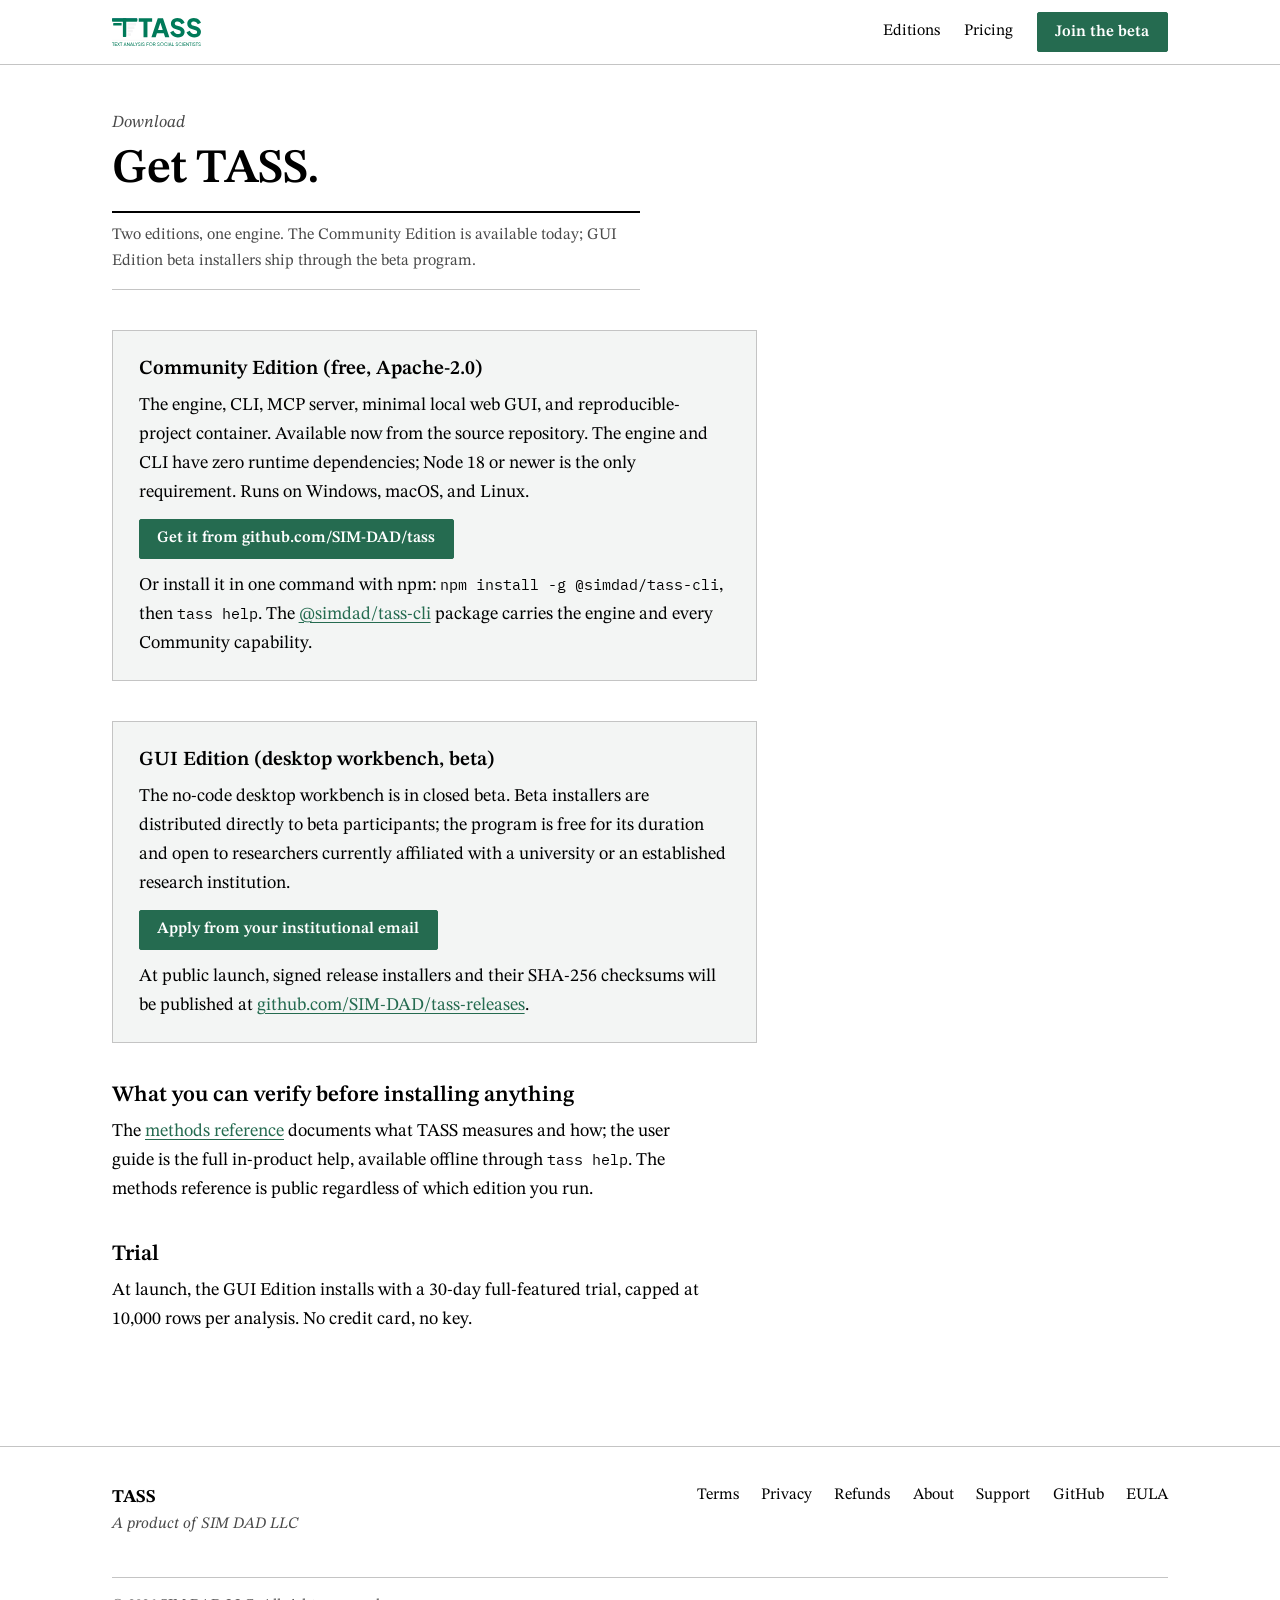
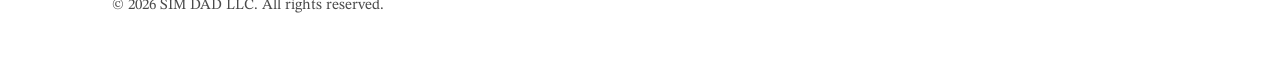
<file: download/index.html>
<!DOCTYPE html>
<html lang="en">
<head>
  <meta charset="UTF-8">
  <meta name="viewport" content="width=device-width, initial-scale=1.0">
  <title>Download TASS · Community and GUI Editions</title>
  <meta name="description" content="Get TASS: the free open-source Community Edition from GitHub, and GUI Edition beta installers through the beta program.">
  <meta name="author" content="SIM DAD LLC">
  <meta name="theme-color" content="#FFFFFF" media="(prefers-color-scheme: light)">
  <meta name="theme-color" content="#141414" media="(prefers-color-scheme: dark)">
  <link rel="icon" type="image/svg+xml" href="/img/favicon.svg">
  <link rel="canonical" href="https://usetass.app/download/">
  <meta property="og:title" content="Download TASS">
  <meta property="og:description" content="Community Edition on GitHub; GUI Edition beta installers through the beta program.">
  <meta property="og:type" content="website">
  <meta name="twitter:card" content="summary">
  <link rel="stylesheet" href="/css/site.css">
</head>
<body>

  <nav class="nav" aria-label="Main">
    <div class="nav-inner">
      <a href="/" class="nav-brand" aria-label="TASS home">
        <picture>
          <source srcset="/img/wordmark-F4F4F5.svg" media="(prefers-color-scheme: dark)">
          <img src="/img/wordmark-256B50.svg" alt="TASS" class="nav-wordmark">
        </picture>
      </a>
      <div class="nav-links">
        <a href="/#editions">Editions</a>
        <a href="/#pricing">Pricing</a>
        <a href="/#beta" class="btn btn-primary">Join the beta</a>
      </div>
    </div>
  </nav>

  <main class="page">
    <div class="container-narrow">
      <span class="page-eyebrow">Download</span>
      <h1 class="page-title">Get TASS.</h1>
      <p class="page-meta">Two editions, one engine. The Community Edition is available today; GUI Edition beta installers ship through the beta program.</p>

      <div class="callout">
        <h3>Community Edition (free, Apache-2.0)</h3>
        <p>The engine, CLI, MCP server, minimal local web GUI, and reproducible-project container. Available now from the source repository. The engine and CLI have zero runtime dependencies; Node 18 or newer is the only requirement. Runs on Windows, macOS, and Linux.</p>
        <p><a class="btn btn-primary" href="https://github.com/SIM-DAD/tass">Get it from github.com/SIM-DAD/tass</a></p>
        <p>Or install it in one command with npm: <code>npm install -g @simdad/tass-cli</code>, then <code>tass help</code>. The <a href="https://www.npmjs.com/package/@simdad/tass-cli">@simdad/tass-cli</a> package carries the engine and every Community capability.</p>
      </div>

      <div class="callout">
        <h3>GUI Edition (desktop workbench, beta)</h3>
        <p>The no-code desktop workbench is in closed beta. Beta installers are distributed directly to beta participants; the program is free for its duration and open to researchers currently affiliated with a university or an established research institution.</p>
        <p><a class="btn btn-primary" href="mailto:tass@simdadllc.com?subject=TASS%20beta%20participation&body=Please%20send%20this%20from%20your%20institutional%20email%20address.%0A%0AName%3A%0AInstitution%3A%0AField%20%2F%20research%20area%3A%0AHow%20you%20would%20like%20to%20use%20TASS%3A%0A">Apply from your institutional email</a></p>
        <p>At public launch, signed release installers and their SHA-256 checksums will be published at <a href="https://github.com/SIM-DAD/tass-releases">github.com/SIM-DAD/tass-releases</a>.</p>
      </div>

      <div class="prose">
        <h2>What you can verify before installing anything</h2>
        <p>The <a href="https://github.com/SIM-DAD/tass/blob/main/docs/METHODS.md">methods reference</a> documents what TASS measures and how; the user guide is the full in-product help, available offline through <code>tass help</code>. The methods reference is public regardless of which edition you run.</p>
        <h2>Trial</h2>
        <p>At launch, the GUI Edition installs with a 30-day full-featured trial, capped at 10,000 rows per analysis. No credit card, no key.</p>
      </div>
    </div>
  </main>

  <footer class="footer">
    <div class="footer-inner">
      <div>
        <div class="footer-brand">TASS</div>
        <div class="footer-sub">A product of SIM DAD LLC</div>
      </div>
      <nav class="footer-links" aria-label="Footer">
        <a href="/terms.html">Terms</a>
        <a href="/privacy.html">Privacy</a>
        <a href="/refunds.html">Refunds</a>
        <a href="/about.html">About</a>
        <a href="/support/">Support</a>
        <a href="https://github.com/SIM-DAD/tass">GitHub</a>
        <a href="/eula.html">EULA</a>
      </nav>
    </div>
    <p class="footer-copy">&copy; 2026 SIM DAD LLC. All rights reserved.</p>
  </footer>

  <!-- First-party, cookie-free page counter (aggregate daily counts only; no cookies, no IP stored, honors Do Not Track) -->
  <script>
    (function () {
      try {
        if (navigator.doNotTrack === "1" || window.doNotTrack === "1") return;
        if (!navigator.sendBeacon) return;
        navigator.sendBeacon("https://simdad-hits.ap-493.workers.dev/hit",
          JSON.stringify({ site: "tass", path: location.pathname }));
      } catch (e) {}
    })();
  </script>
</body>
</html>
</file>
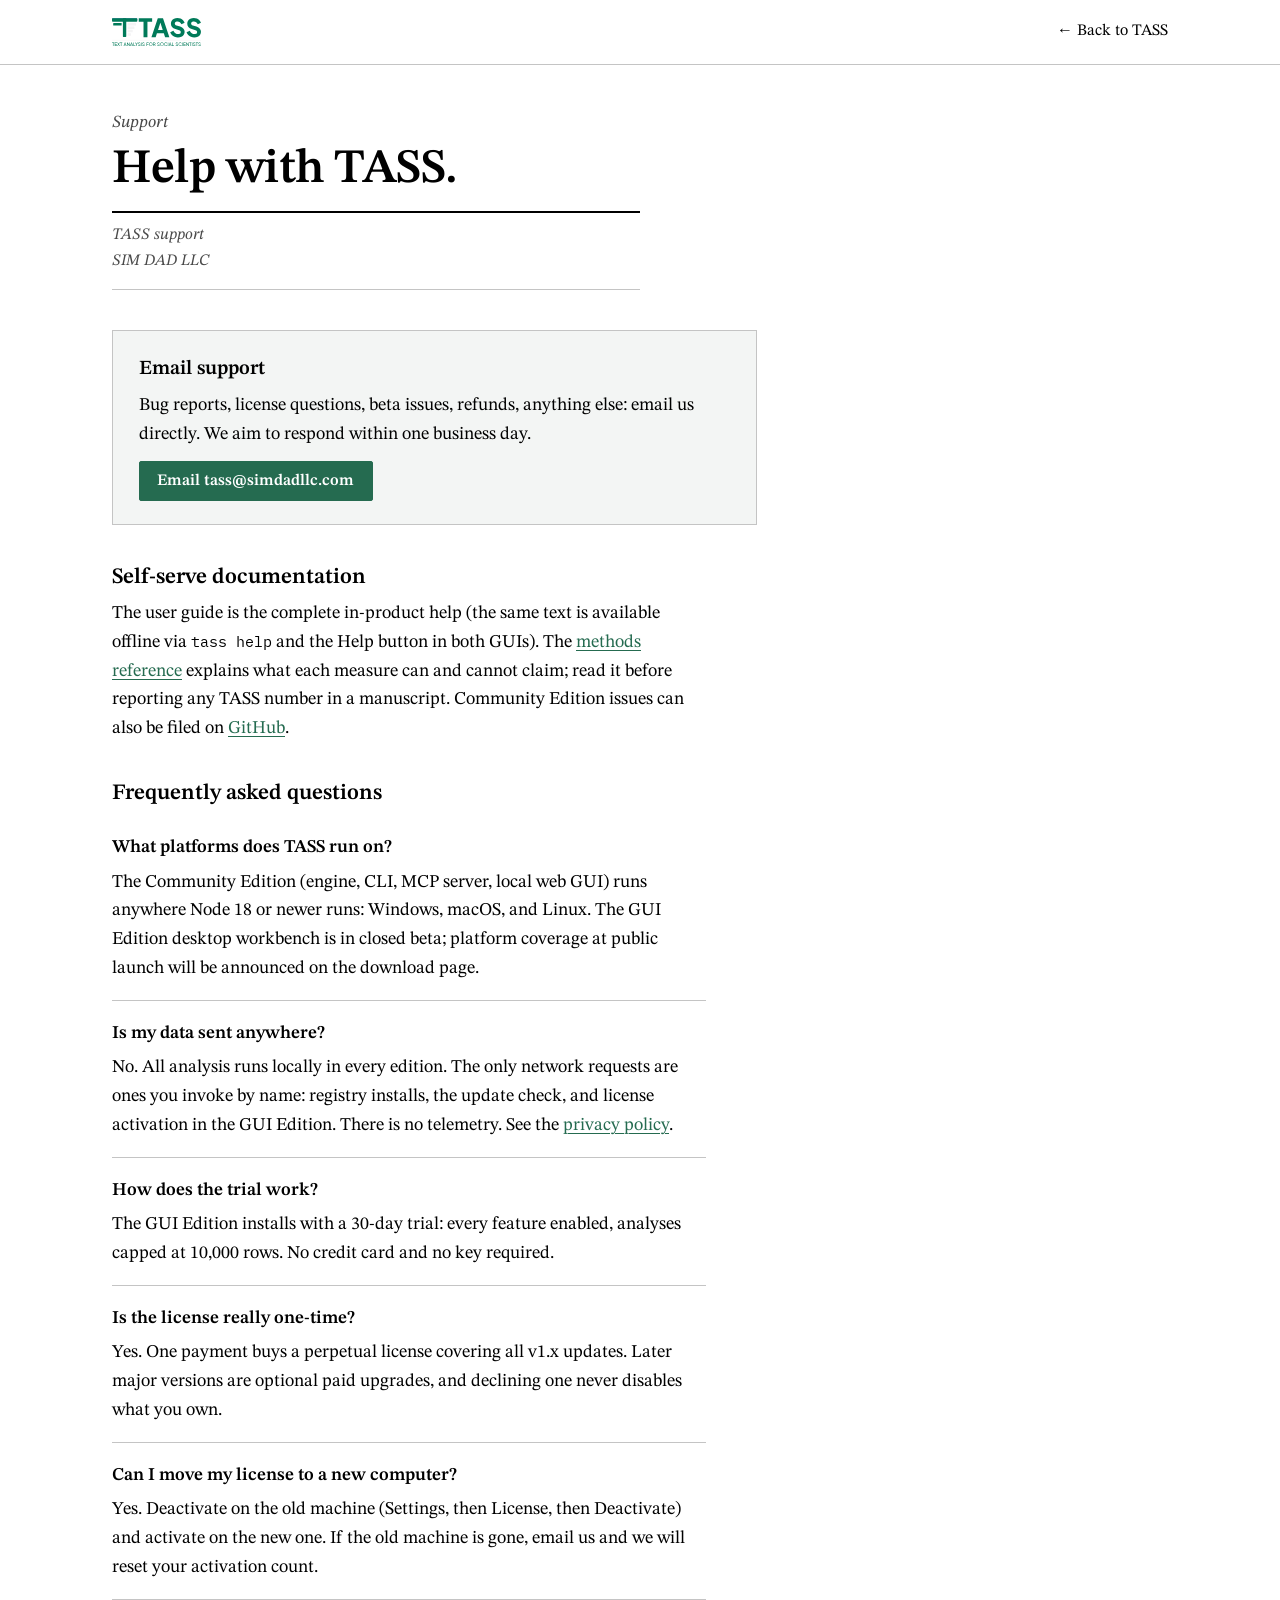
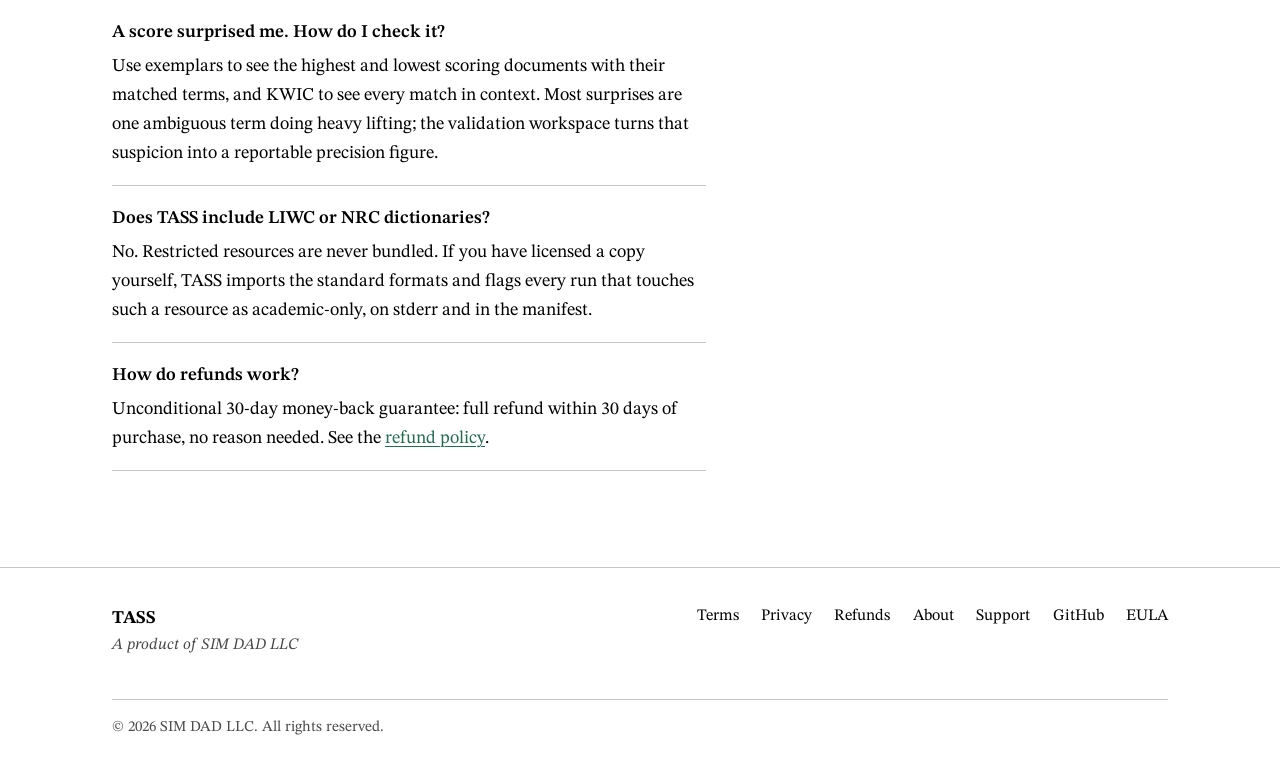
<file: support/index.html>
<!DOCTYPE html>
<html lang="en">
<head>
  <meta charset="UTF-8">
  <meta name="viewport" content="width=device-width, initial-scale=1.0">
  <title>Support · TASS</title>
  <meta name="description" content="TASS support: direct email support from SIM DAD LLC, plus answers to the questions we hear most.">
  <meta name="author" content="SIM DAD LLC">
  <meta name="theme-color" content="#FFFFFF" media="(prefers-color-scheme: light)">
  <meta name="theme-color" content="#141414" media="(prefers-color-scheme: dark)">
  <link rel="icon" type="image/svg+xml" href="/img/favicon.svg">
  <link rel="canonical" href="https://usetass.app/support/">
  <meta property="og:title" content="Support · TASS">
  <meta property="og:description" content="Get help with TASS from SIM DAD LLC.">
  <meta property="og:type" content="website">
  <meta name="twitter:card" content="summary">
  <link rel="stylesheet" href="/css/site.css">
</head>
<body>

  <nav class="nav" aria-label="Main">
    <div class="nav-inner">
      <a href="/" class="nav-brand" aria-label="TASS home">
        <picture>
          <source srcset="/img/wordmark-F4F4F5.svg" media="(prefers-color-scheme: dark)">
          <img src="/img/wordmark-256B50.svg" alt="TASS" class="nav-wordmark">
        </picture>
      </a>
      <div class="nav-links"><a href="/">&larr; Back to TASS</a></div>
    </div>
  </nav>

  <main class="page">
    <div class="container-narrow">
      <span class="page-eyebrow">Support</span>
      <h1 class="page-title">Help with TASS.</h1>
      <p class="page-meta parts"><span>TASS support</span><span>SIM DAD LLC</span></p>

      <div class="callout">
        <h3>Email support</h3>
        <p>Bug reports, license questions, beta issues, refunds, anything else: email us directly. We aim to respond within one business day.</p>
        <p><a href="mailto:tass@simdadllc.com" class="btn btn-primary">Email tass@simdadllc.com</a></p>
      </div>

      <div class="prose">
        <h2>Self-serve documentation</h2>
        <p>The user guide is the complete in-product help (the same text is available offline via <code>tass help</code> and the Help button in both GUIs). The <a href="https://github.com/SIM-DAD/tass/blob/main/docs/METHODS.md">methods reference</a> explains what each measure can and cannot claim; read it before reporting any TASS number in a manuscript. Community Edition issues can also be filed on <a href="https://github.com/SIM-DAD/tass/issues">GitHub</a>.</p>
      </div>

      <div class="prose faq-head">
        <h2>Frequently asked questions</h2>
      </div>

      <div class="faq-item">
        <p class="faq-q">What platforms does TASS run on?</p>
        <p class="faq-a">The Community Edition (engine, CLI, MCP server, local web GUI) runs anywhere Node 18 or newer runs: Windows, macOS, and Linux. The GUI Edition desktop workbench is in closed beta; platform coverage at public launch will be announced on the download page.</p>
      </div>

      <div class="faq-item">
        <p class="faq-q">Is my data sent anywhere?</p>
        <p class="faq-a">No. All analysis runs locally in every edition. The only network requests are ones you invoke by name: registry installs, the update check, and license activation in the GUI Edition. There is no telemetry. See the <a href="/privacy.html">privacy policy</a>.</p>
      </div>

      <div class="faq-item">
        <p class="faq-q">How does the trial work?</p>
        <p class="faq-a">The GUI Edition installs with a 30-day trial: every feature enabled, analyses capped at 10,000 rows. No credit card and no key required.</p>
      </div>

      <div class="faq-item">
        <p class="faq-q">Is the license really one-time?</p>
        <p class="faq-a">Yes. One payment buys a perpetual license covering all v1.x updates. Later major versions are optional paid upgrades, and declining one never disables what you own.</p>
      </div>

      <div class="faq-item">
        <p class="faq-q">Can I move my license to a new computer?</p>
        <p class="faq-a">Yes. Deactivate on the old machine (Settings, then License, then Deactivate) and activate on the new one. If the old machine is gone, email us and we will reset your activation count.</p>
      </div>

      <div class="faq-item">
        <p class="faq-q">A score surprised me. How do I check it?</p>
        <p class="faq-a">Use exemplars to see the highest and lowest scoring documents with their matched terms, and KWIC to see every match in context. Most surprises are one ambiguous term doing heavy lifting; the validation workspace turns that suspicion into a reportable precision figure.</p>
      </div>

      <div class="faq-item">
        <p class="faq-q">Does TASS include LIWC or NRC dictionaries?</p>
        <p class="faq-a">No. Restricted resources are never bundled. If you have licensed a copy yourself, TASS imports the standard formats and flags every run that touches such a resource as academic-only, on stderr and in the manifest.</p>
      </div>

      <div class="faq-item">
        <p class="faq-q">How do refunds work?</p>
        <p class="faq-a">Unconditional 30-day money-back guarantee: full refund within 30 days of purchase, no reason needed. See the <a href="/refunds.html">refund policy</a>.</p>
      </div>
    </div>
  </main>

  <footer class="footer">
    <div class="footer-inner">
      <div>
        <div class="footer-brand">TASS</div>
        <div class="footer-sub">A product of SIM DAD LLC</div>
      </div>
      <nav class="footer-links" aria-label="Footer">
        <a href="/terms.html">Terms</a>
        <a href="/privacy.html">Privacy</a>
        <a href="/refunds.html">Refunds</a>
        <a href="/about.html">About</a>
        <a href="/support/">Support</a>
        <a href="https://github.com/SIM-DAD/tass">GitHub</a>
        <a href="/eula.html">EULA</a>
      </nav>
    </div>
    <p class="footer-copy">&copy; 2026 SIM DAD LLC. All rights reserved.</p>
  </footer>

  <!-- First-party, cookie-free page counter (aggregate daily counts only; no cookies, no IP stored, honors Do Not Track) -->
  <script>
    (function () {
      try {
        if (navigator.doNotTrack === "1" || window.doNotTrack === "1") return;
        if (!navigator.sendBeacon) return;
        navigator.sendBeacon("https://simdad-hits.ap-493.workers.dev/hit",
          JSON.stringify({ site: "tass", path: location.pathname }));
      } catch (e) {}
    })();
  </script>
</body>
</html>
</file>
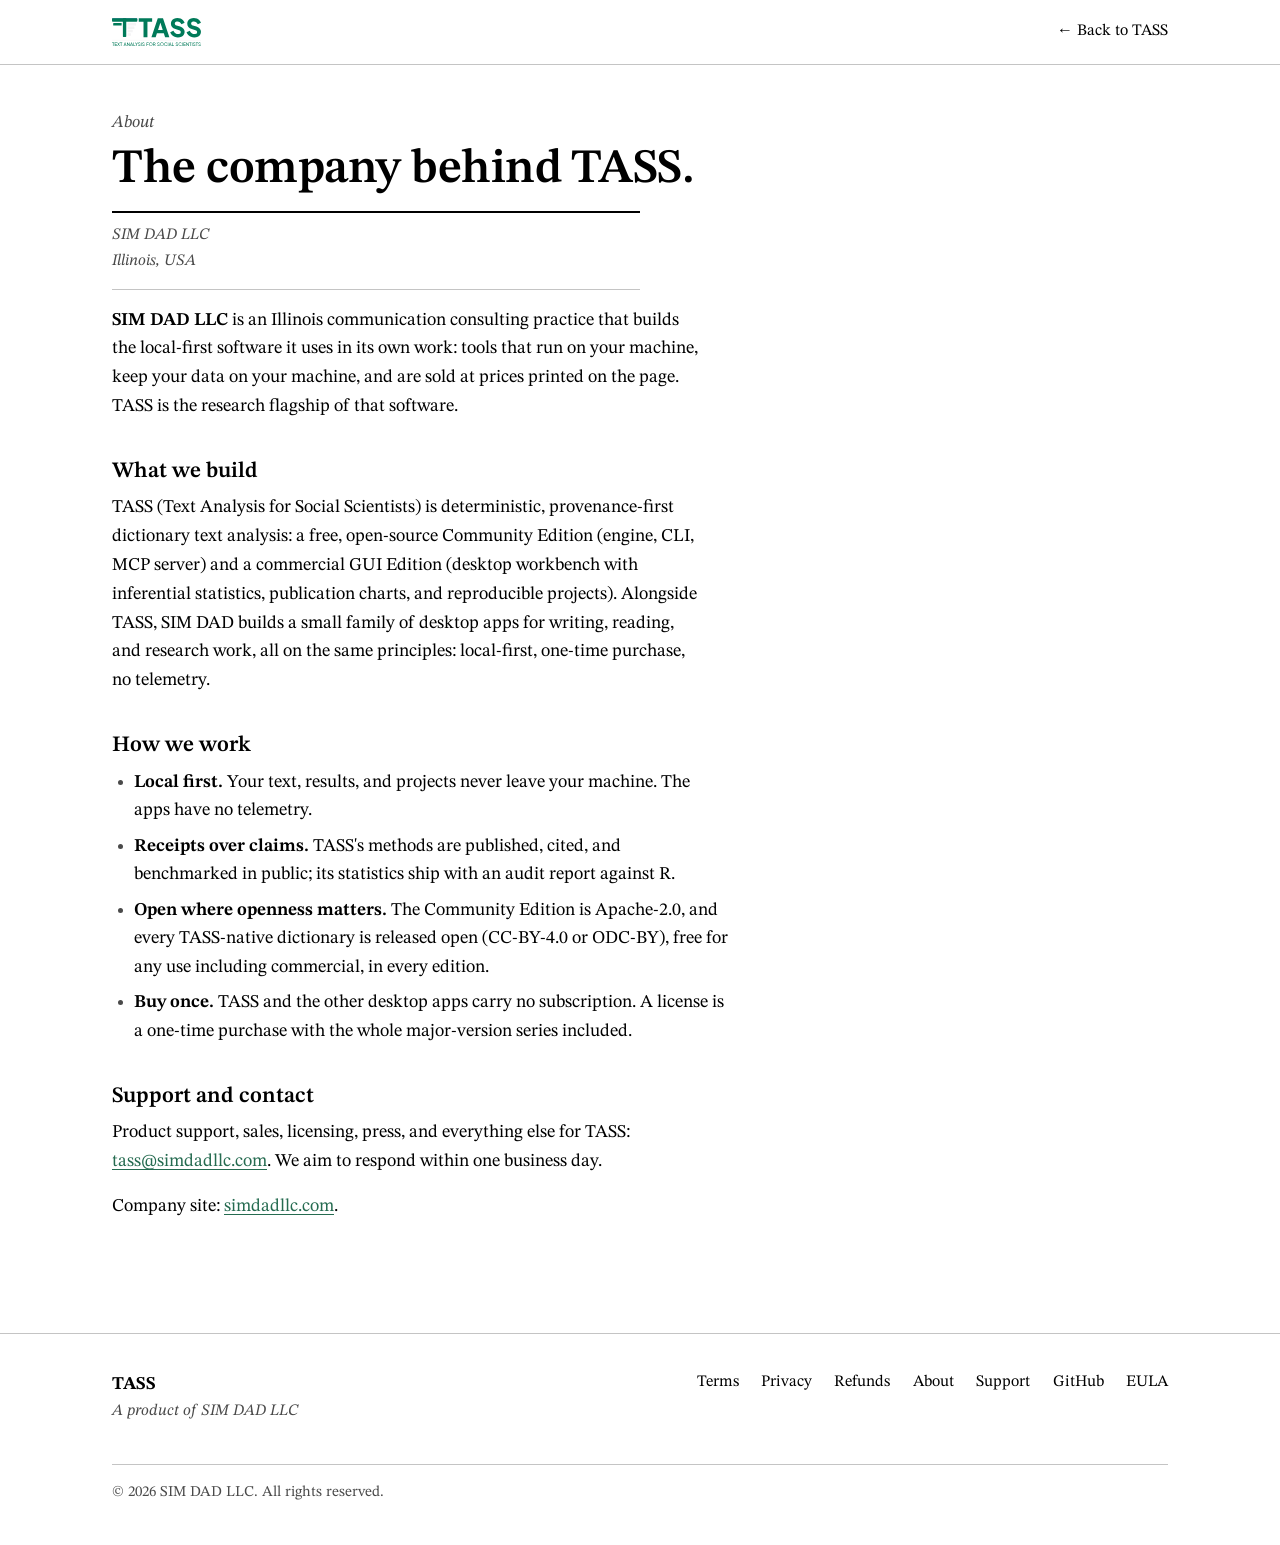
<file: about.html>
<!DOCTYPE html>
<html lang="en">
<head>
  <meta charset="UTF-8">
  <meta name="viewport" content="width=device-width, initial-scale=1.0">
  <title>About SIM DAD LLC · TASS</title>
  <meta name="description" content="TASS is built by SIM DAD LLC, an Illinois communication consulting practice that builds the local-first research software it uses in its own work.">
  <meta name="author" content="SIM DAD LLC">
  <meta name="theme-color" content="#FFFFFF" media="(prefers-color-scheme: light)">
  <meta name="theme-color" content="#141414" media="(prefers-color-scheme: dark)">
  <link rel="icon" type="image/svg+xml" href="/img/favicon.svg">
  <link rel="canonical" href="https://usetass.app/about.html">
  <link rel="stylesheet" href="/css/site.css">
</head>
<body>

  <nav class="nav" aria-label="Main">
    <div class="nav-inner">
      <a href="/" class="nav-brand" aria-label="TASS home">
        <picture>
          <source srcset="/img/wordmark-F4F4F5.svg" media="(prefers-color-scheme: dark)">
          <img src="/img/wordmark-256B50.svg" alt="TASS" class="nav-wordmark">
        </picture>
      </a>
      <div class="nav-links"><a href="/">&larr; Back to TASS</a></div>
    </div>
  </nav>

  <main class="page">
    <div class="container-narrow prose">
      <span class="page-eyebrow">About</span>
      <h1 class="page-title">The company behind TASS.</h1>
      <p class="page-meta parts"><span>SIM DAD LLC</span><span>Illinois, USA</span></p>

      <p><strong>SIM DAD LLC</strong> is an Illinois communication consulting practice that builds the local-first software it uses in its own work: tools that run on your machine, keep your data on your machine, and are sold at prices printed on the page. TASS is the research flagship of that software.</p>

      <h2>What we build</h2>
      <p>TASS (Text Analysis for Social Scientists) is deterministic, provenance-first dictionary text analysis: a free, open-source Community Edition (engine, CLI, MCP server) and a commercial GUI Edition (desktop workbench with inferential statistics, publication charts, and reproducible projects). Alongside TASS, SIM DAD builds a small family of desktop apps for writing, reading, and research work, all on the same principles: local-first, one-time purchase, no telemetry.</p>

      <h2>How we work</h2>
      <ul>
        <li><strong>Local first.</strong> Your text, results, and projects never leave your machine. The apps have no telemetry.</li>
        <li><strong>Receipts over claims.</strong> TASS's methods are published, cited, and benchmarked in public; its statistics ship with an audit report against R.</li>
        <li><strong>Open where openness matters.</strong> The Community Edition is Apache-2.0, and every TASS-native dictionary is released open (CC-BY-4.0 or ODC-BY), free for any use including commercial, in every edition.</li>
        <li><strong>Buy once.</strong> TASS and the other desktop apps carry no subscription. A license is a one-time purchase with the whole major-version series included.</li>
      </ul>

      <h2>Support and contact</h2>
      <p>Product support, sales, licensing, press, and everything else for TASS: <a href="mailto:tass@simdadllc.com">tass@simdadllc.com</a>. We aim to respond within one business day.</p>
      <p>Company site: <a href="https://simdadllc.com">simdadllc.com</a>.</p>
    </div>
  </main>

  <footer class="footer">
    <div class="footer-inner">
      <div>
        <div class="footer-brand">TASS</div>
        <div class="footer-sub">A product of SIM DAD LLC</div>
      </div>
      <nav class="footer-links" aria-label="Footer">
        <a href="/terms.html">Terms</a>
        <a href="/privacy.html">Privacy</a>
        <a href="/refunds.html">Refunds</a>
        <a href="/about.html">About</a>
        <a href="/support/">Support</a>
        <a href="https://github.com/SIM-DAD/tass">GitHub</a>
        <a href="/eula.html">EULA</a>
      </nav>
    </div>
    <p class="footer-copy">&copy; 2026 SIM DAD LLC. All rights reserved.</p>
  </footer>

  <!-- First-party, cookie-free page counter (aggregate daily counts only; no cookies, no IP stored, honors Do Not Track) -->
  <script>
    (function () {
      try {
        if (navigator.doNotTrack === "1" || window.doNotTrack === "1") return;
        if (!navigator.sendBeacon) return;
        navigator.sendBeacon("https://simdad-hits.ap-493.workers.dev/hit",
          JSON.stringify({ site: "tass", path: location.pathname }));
      } catch (e) {}
    })();
  </script>
</body>
</html>
</file>
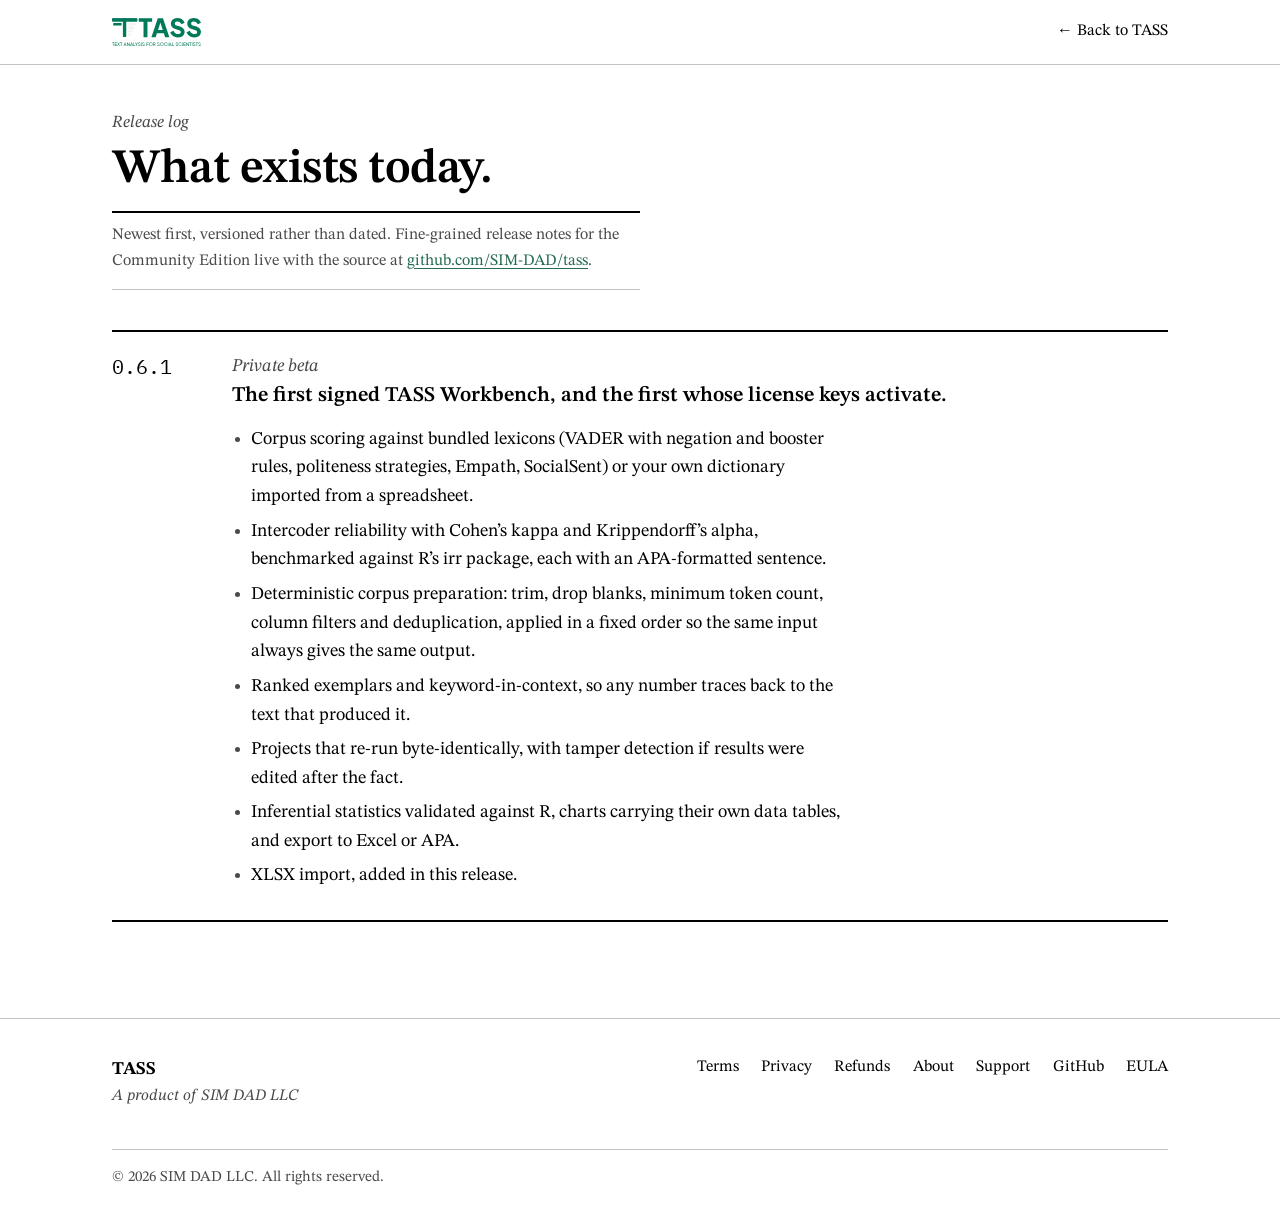
<file: changelog.html>
<!DOCTYPE html>
<html lang="en">
<head>
  <meta charset="UTF-8">
  <meta name="viewport" content="width=device-width, initial-scale=1.0">
  <title>Release log · TASS</title>
  <meta name="description" content="The TASS release log: what has shipped, newest first.">
  <meta name="author" content="SIM DAD LLC">
  <meta name="theme-color" content="#FFFFFF" media="(prefers-color-scheme: light)">
  <meta name="theme-color" content="#141414" media="(prefers-color-scheme: dark)">
  <link rel="icon" type="image/svg+xml" href="/img/favicon.svg">
  <link rel="canonical" href="https://usetass.app/changelog.html">
  <link rel="stylesheet" href="/css/site.css">
  <style>
    /* Release log: one entry per version, the version number set as data in a hanging column. */
    .log { border-top: 2px solid var(--ink); border-bottom: 2px solid var(--ink); margin-top: 0.5rem; }
    .rel { display: grid; grid-template-columns: 6rem minmax(0, 1fr); gap: 0 1.5rem; padding: 1.25rem 0 1.5rem; }
    .rel + .rel { border-top: 1px solid var(--rule); }
    .ver { display: contents; }
    .ver .num { grid-column: 1; grid-row: 1 / span 3; font-family: var(--mono); font-size: 1.25rem; line-height: 1.5; }
    .ver .name { grid-column: 2; font-style: italic; color: var(--muted); }
    .summary { grid-column: 2; font-size: 1.3125rem; font-weight: 600; line-height: 1.35; margin-top: 0.1rem; }
    ul.hi { grid-column: 2; list-style: disc; margin: 0.9rem 0 0 1.2rem; max-width: var(--measure); }
    ul.hi li { margin-bottom: 0.35rem; }
    ul.hi li::marker { color: var(--muted); }
    @media (max-width: 768px) {
      .rel { grid-template-columns: 1fr; }
      .ver .num { grid-row: auto; }
      .ver .name, .summary, ul.hi { grid-column: 1; }
    }
  </style>
</head>
<body>

  <nav class="nav" aria-label="Main">
    <div class="nav-inner">
      <a href="/" class="nav-brand" aria-label="TASS home">
        <picture>
          <source srcset="/img/wordmark-F4F4F5.svg" media="(prefers-color-scheme: dark)">
          <img src="/img/wordmark-256B50.svg" alt="TASS" class="nav-wordmark">
        </picture>
      </a>
      <div class="nav-links"><a href="/">&larr; Back to TASS</a></div>
    </div>
  </nav>

  <main class="page">
    <div class="container-narrow">
      <span class="page-eyebrow">Release log</span>
      <h1 class="page-title">What exists today.</h1>
      <p class="page-meta">Newest first, versioned rather than dated. Fine-grained release notes for the Community Edition live with the source at <a href="https://github.com/SIM-DAD/tass">github.com/SIM-DAD/tass</a>.</p>

      <div class="log">
      <article class="rel major">
        <div class="ver"><span class="num">0.6.1</span><span class="name">Private beta</span></div>
        <p class="summary">The first signed TASS Workbench, and the first whose license keys activate.</p>
        <ul class="hi">
          <li>Corpus scoring against bundled lexicons (VADER with negation and booster rules, politeness strategies, Empath, SocialSent) or your own dictionary imported from a spreadsheet.</li>
          <li>Intercoder reliability with Cohen&rsquo;s kappa and Krippendorff&rsquo;s alpha, benchmarked against R&rsquo;s irr package, each with an APA-formatted sentence.</li>
          <li>Deterministic corpus preparation: trim, drop blanks, minimum token count, column filters and deduplication, applied in a fixed order so the same input always gives the same output.</li>
          <li>Ranked exemplars and keyword-in-context, so any number traces back to the text that produced it.</li>
          <li>Projects that re-run byte-identically, with tamper detection if results were edited after the fact.</li>
          <li>Inferential statistics validated against R, charts carrying their own data tables, and export to Excel or APA.</li>
          <li>XLSX import, added in this release.</li>
        </ul>
      </article>

      </div>
    </div>
  </main>

  <footer class="footer">
    <div class="footer-inner">
      <div>
        <div class="footer-brand">TASS</div>
        <div class="footer-sub">A product of SIM DAD LLC</div>
      </div>
      <nav class="footer-links" aria-label="Footer">
        <a href="/terms.html">Terms</a>
        <a href="/privacy.html">Privacy</a>
        <a href="/refunds.html">Refunds</a>
        <a href="/about.html">About</a>
        <a href="/support/">Support</a>
        <a href="https://github.com/SIM-DAD/tass">GitHub</a>
        <a href="/eula.html">EULA</a>
      </nav>
    </div>
    <p class="footer-copy">&copy; 2026 SIM DAD LLC. All rights reserved.</p>
  </footer>

  <!-- First-party, cookie-free page counter (aggregate daily counts only; no cookies, no IP stored, honors Do Not Track) -->
  <script>
    (function () {
      try {
        if (navigator.doNotTrack === "1" || window.doNotTrack === "1") return;
        if (!navigator.sendBeacon) return;
        navigator.sendBeacon("https://simdad-hits.ap-493.workers.dev/hit",
          JSON.stringify({ site: "tass", path: location.pathname }));
      } catch (e) {}
    })();
  </script>
</body>
</html>
</file>
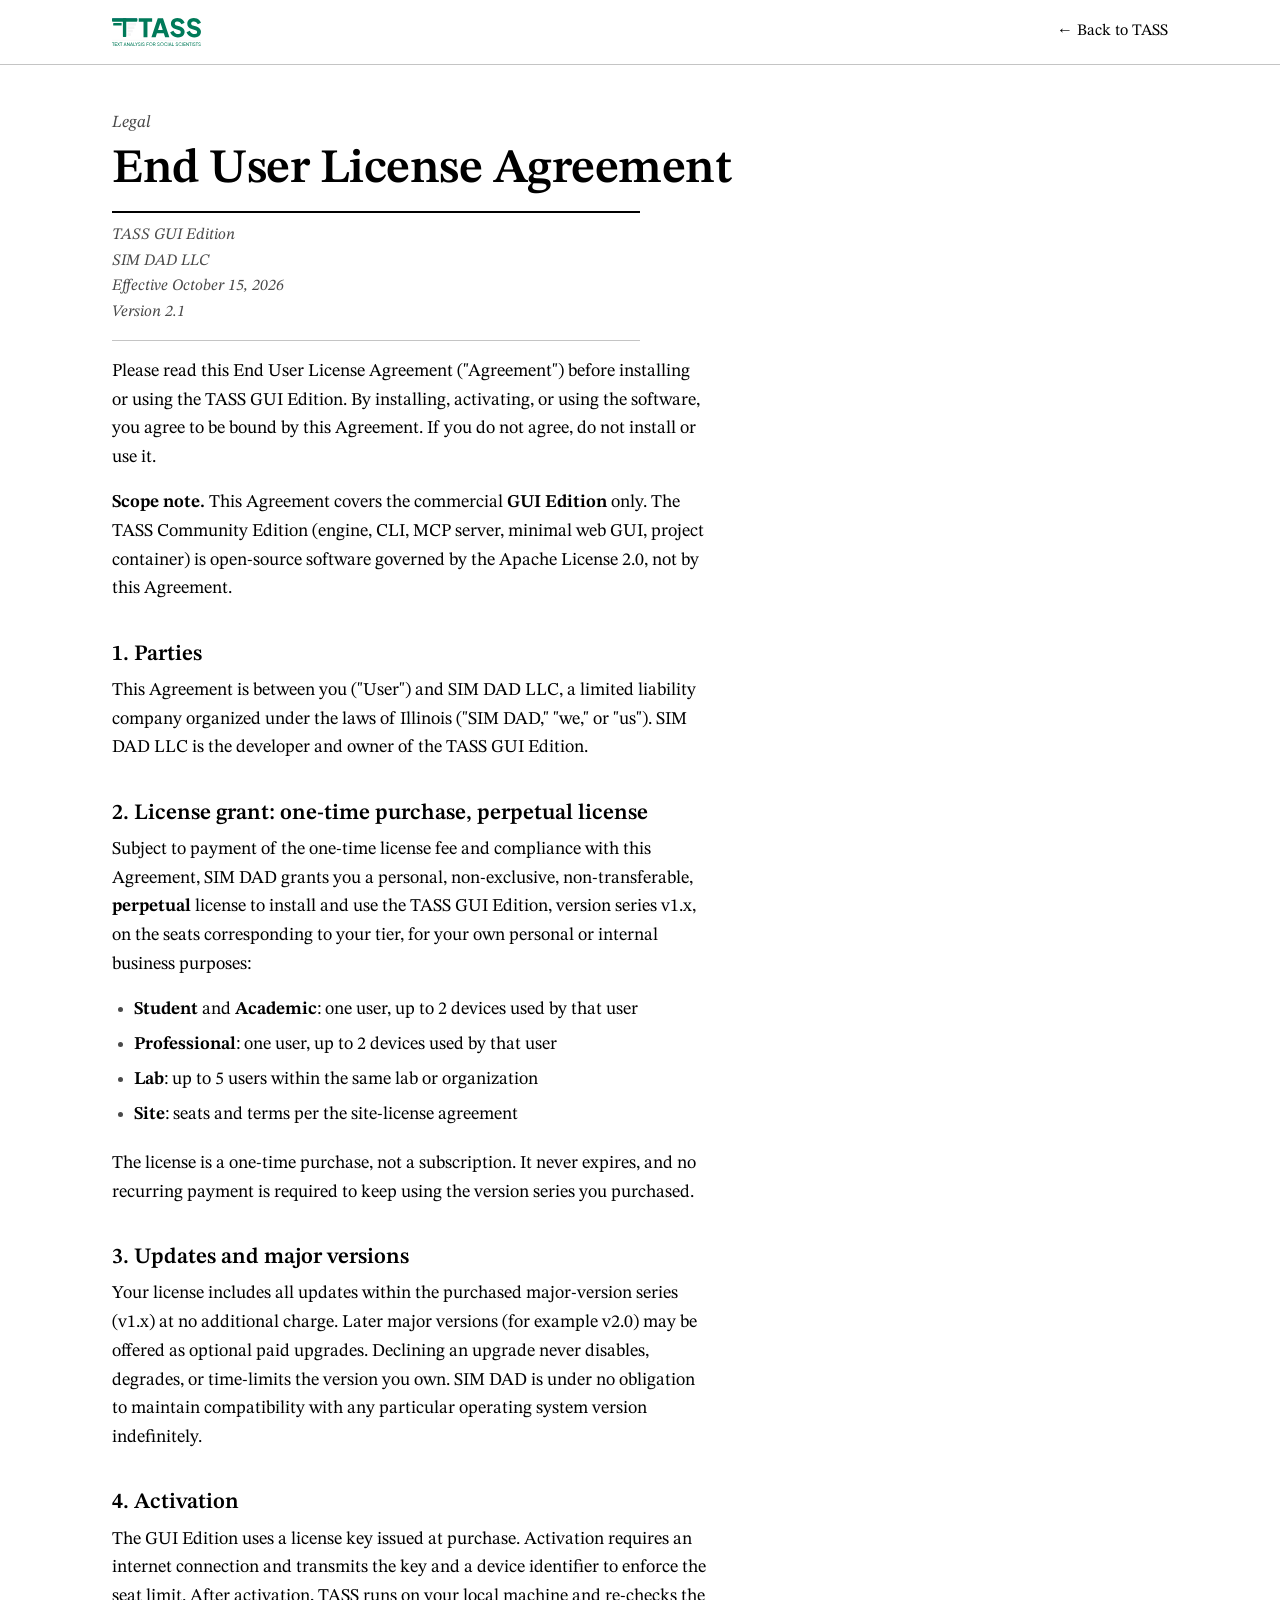
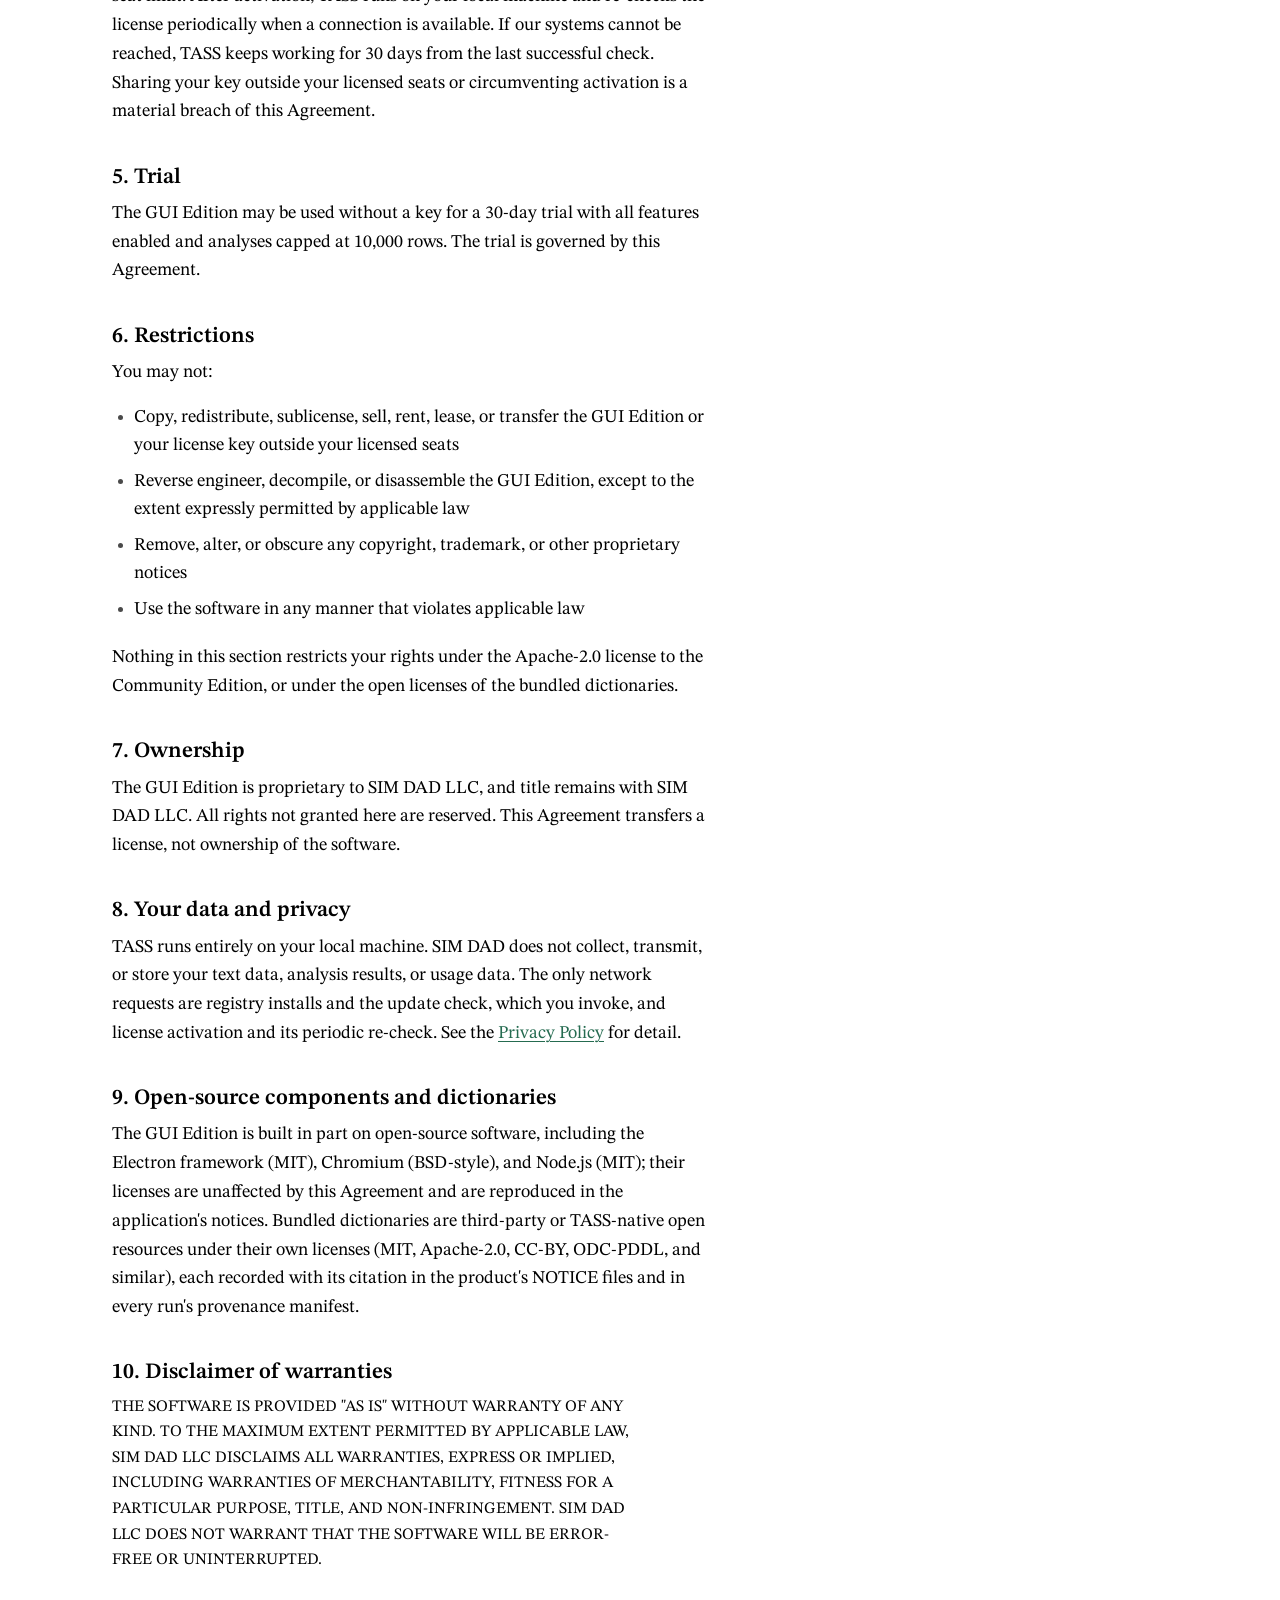
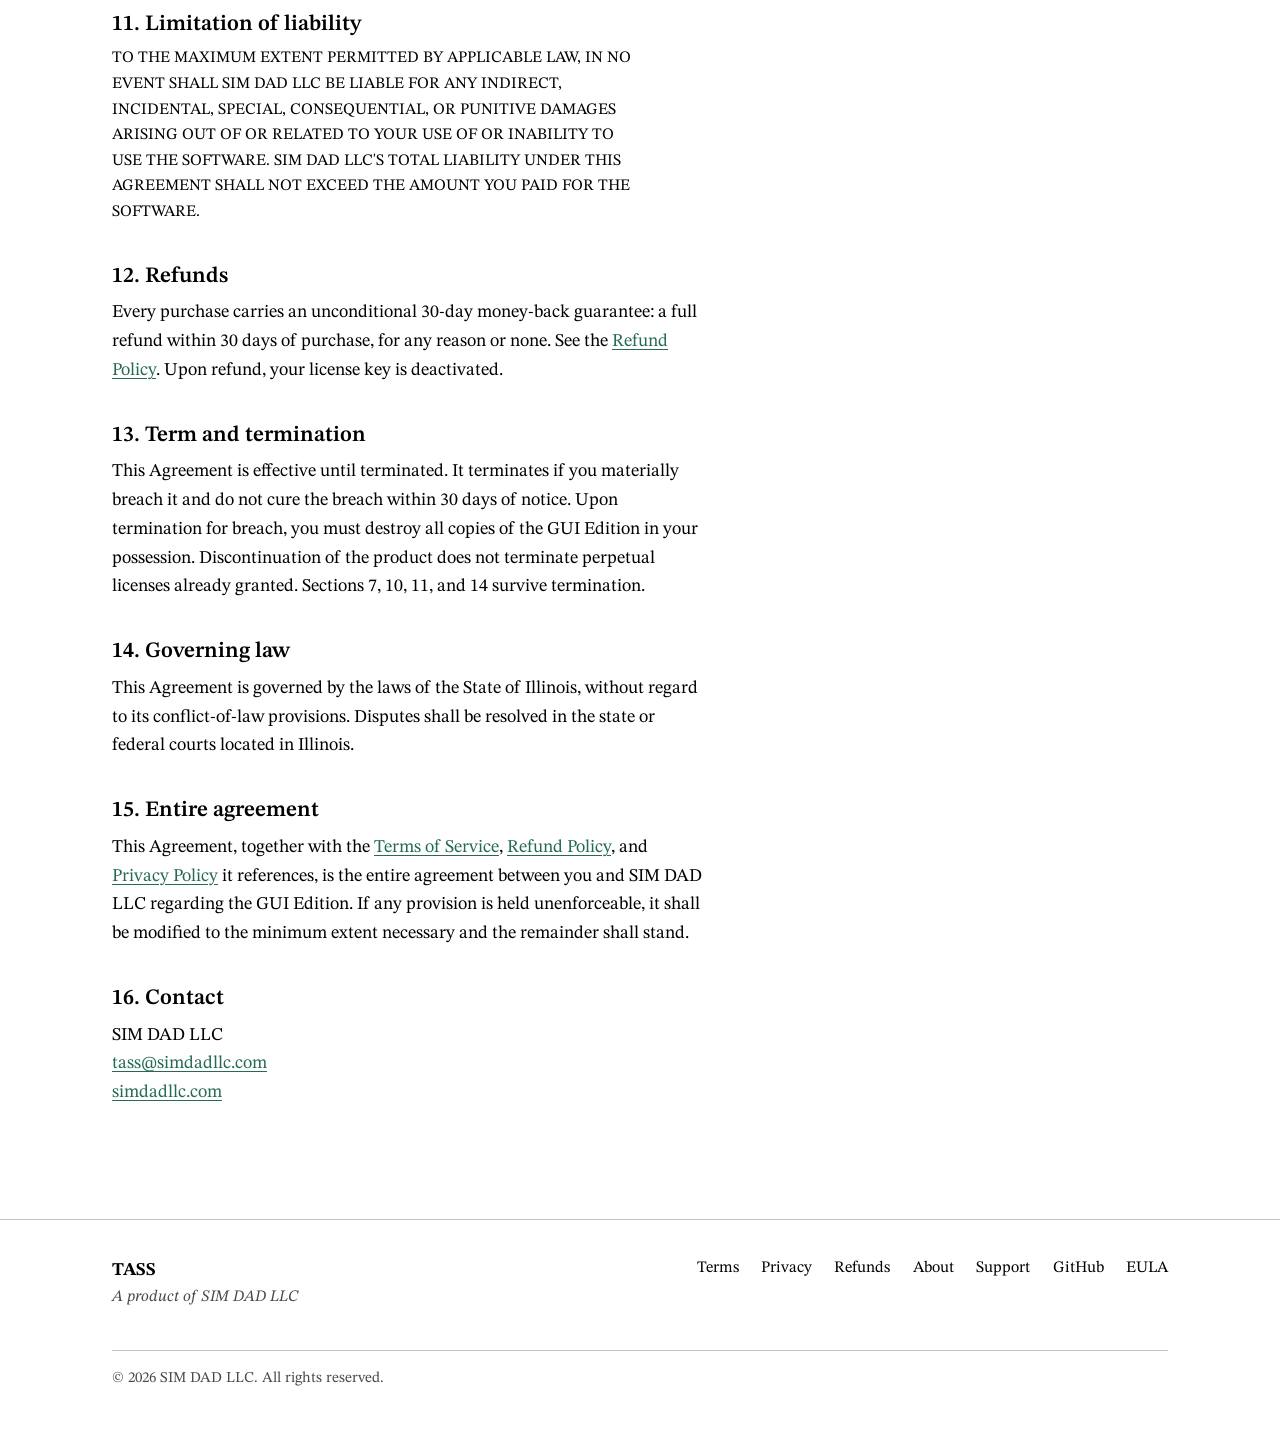
<file: eula.html>
<!DOCTYPE html>
<html lang="en">
<head>
  <meta charset="UTF-8">
  <meta name="viewport" content="width=device-width, initial-scale=1.0">
  <title>End User License Agreement · TASS</title>
  <meta name="description" content="End User License Agreement for the TASS GUI Edition: a one-time purchase, perpetual license from SIM DAD LLC.">
  <meta name="author" content="SIM DAD LLC">
  <meta name="theme-color" content="#FFFFFF" media="(prefers-color-scheme: light)">
  <meta name="theme-color" content="#141414" media="(prefers-color-scheme: dark)">
  <link rel="icon" type="image/svg+xml" href="/img/favicon.svg">
  <link rel="canonical" href="https://usetass.app/eula.html">
  <link rel="stylesheet" href="/css/site.css">
</head>
<body>

  <nav class="nav" aria-label="Main">
    <div class="nav-inner">
      <a href="/" class="nav-brand" aria-label="TASS home">
        <picture>
          <source srcset="/img/wordmark-F4F4F5.svg" media="(prefers-color-scheme: dark)">
          <img src="/img/wordmark-256B50.svg" alt="TASS" class="nav-wordmark">
        </picture>
      </a>
      <div class="nav-links"><a href="/">&larr; Back to TASS</a></div>
    </div>
  </nav>

  <main class="page">
    <div class="container-narrow prose">
      <span class="page-eyebrow">Legal</span>
      <h1 class="page-title">End User License Agreement</h1>
      <p class="page-meta parts"><span>TASS GUI Edition</span><span>SIM DAD LLC</span><span>Effective October 15, 2026</span><span>Version 2.1</span></p>

      <p>Please read this End User License Agreement ("Agreement") before installing or using the TASS GUI Edition. By installing, activating, or using the software, you agree to be bound by this Agreement. If you do not agree, do not install or use it.</p>
      <p><strong>Scope note.</strong> This Agreement covers the commercial <strong>GUI Edition</strong> only. The TASS Community Edition (engine, CLI, MCP server, minimal web GUI, project container) is open-source software governed by the Apache License 2.0, not by this Agreement.</p>

      <h2>1. Parties</h2>
      <p>This Agreement is between you ("User") and SIM DAD LLC, a limited liability company organized under the laws of Illinois ("SIM DAD," "we," or "us"). SIM DAD LLC is the developer and owner of the TASS GUI Edition.</p>

      <h2>2. License grant: one-time purchase, perpetual license</h2>
      <p>Subject to payment of the one-time license fee and compliance with this Agreement, SIM DAD grants you a personal, non-exclusive, non-transferable, <strong>perpetual</strong> license to install and use the TASS GUI Edition, version series v1.x, on the seats corresponding to your tier, for your own personal or internal business purposes:</p>
      <ul>
        <li><strong>Student</strong> and <strong>Academic</strong>: one user, up to 2 devices used by that user</li>
        <li><strong>Professional</strong>: one user, up to 2 devices used by that user</li>
        <li><strong>Lab</strong>: up to 5 users within the same lab or organization</li>
        <li><strong>Site</strong>: seats and terms per the site-license agreement</li>
      </ul>
      <p>The license is a one-time purchase, not a subscription. It never expires, and no recurring payment is required to keep using the version series you purchased.</p>

      <h2>3. Updates and major versions</h2>
      <p>Your license includes all updates within the purchased major-version series (v1.x) at no additional charge. Later major versions (for example v2.0) may be offered as optional paid upgrades. Declining an upgrade never disables, degrades, or time-limits the version you own. SIM DAD is under no obligation to maintain compatibility with any particular operating system version indefinitely.</p>

      <h2>4. Activation</h2>
      <p>The GUI Edition uses a license key issued at purchase. Activation requires an internet connection and transmits the key and a device identifier to enforce the seat limit. After activation, TASS runs on your local machine and re-checks the license periodically when a connection is available. If our systems cannot be reached, TASS keeps working for 30 days from the last successful check. Sharing your key outside your licensed seats or circumventing activation is a material breach of this Agreement.</p>

      <h2>5. Trial</h2>
      <p>The GUI Edition may be used without a key for a 30-day trial with all features enabled and analyses capped at 10,000 rows. The trial is governed by this Agreement.</p>

      <h2>6. Restrictions</h2>
      <p>You may not:</p>
      <ul>
        <li>Copy, redistribute, sublicense, sell, rent, lease, or transfer the GUI Edition or your license key outside your licensed seats</li>
        <li>Reverse engineer, decompile, or disassemble the GUI Edition, except to the extent expressly permitted by applicable law</li>
        <li>Remove, alter, or obscure any copyright, trademark, or other proprietary notices</li>
        <li>Use the software in any manner that violates applicable law</li>
      </ul>
      <p>Nothing in this section restricts your rights under the Apache-2.0 license to the Community Edition, or under the open licenses of the bundled dictionaries.</p>

      <h2>7. Ownership</h2>
      <p>The GUI Edition is proprietary to SIM DAD LLC, and title remains with SIM DAD LLC. All rights not granted here are reserved. This Agreement transfers a license, not ownership of the software.</p>

      <h2>8. Your data and privacy</h2>
      <p>TASS runs entirely on your local machine. SIM DAD does not collect, transmit, or store your text data, analysis results, or usage data. The only network requests are registry installs and the update check, which you invoke, and license activation and its periodic re-check. See the <a href="/privacy.html">Privacy Policy</a> for detail.</p>

      <h2>9. Open-source components and dictionaries</h2>
      <p>The GUI Edition is built in part on open-source software, including the Electron framework (MIT), Chromium (BSD-style), and Node.js (MIT); their licenses are unaffected by this Agreement and are reproduced in the application's notices. Bundled dictionaries are third-party or TASS-native open resources under their own licenses (MIT, Apache-2.0, CC-BY, ODC-PDDL, and similar), each recorded with its citation in the product's NOTICE files and in every run's provenance manifest.</p>

      <h2>10. Disclaimer of warranties</h2>
      <p class="caps">THE SOFTWARE IS PROVIDED "AS IS" WITHOUT WARRANTY OF ANY KIND. TO THE MAXIMUM EXTENT PERMITTED BY APPLICABLE LAW, SIM DAD LLC DISCLAIMS ALL WARRANTIES, EXPRESS OR IMPLIED, INCLUDING WARRANTIES OF MERCHANTABILITY, FITNESS FOR A PARTICULAR PURPOSE, TITLE, AND NON-INFRINGEMENT. SIM DAD LLC DOES NOT WARRANT THAT THE SOFTWARE WILL BE ERROR-FREE OR UNINTERRUPTED.</p>

      <h2>11. Limitation of liability</h2>
      <p class="caps">TO THE MAXIMUM EXTENT PERMITTED BY APPLICABLE LAW, IN NO EVENT SHALL SIM DAD LLC BE LIABLE FOR ANY INDIRECT, INCIDENTAL, SPECIAL, CONSEQUENTIAL, OR PUNITIVE DAMAGES ARISING OUT OF OR RELATED TO YOUR USE OF OR INABILITY TO USE THE SOFTWARE. SIM DAD LLC'S TOTAL LIABILITY UNDER THIS AGREEMENT SHALL NOT EXCEED THE AMOUNT YOU PAID FOR THE SOFTWARE.</p>

      <h2>12. Refunds</h2>
      <p>Every purchase carries an unconditional 30-day money-back guarantee: a full refund within 30 days of purchase, for any reason or none. See the <a href="/refunds.html">Refund Policy</a>. Upon refund, your license key is deactivated.</p>

      <h2>13. Term and termination</h2>
      <p>This Agreement is effective until terminated. It terminates if you materially breach it and do not cure the breach within 30 days of notice. Upon termination for breach, you must destroy all copies of the GUI Edition in your possession. Discontinuation of the product does not terminate perpetual licenses already granted. Sections 7, 10, 11, and 14 survive termination.</p>

      <h2>14. Governing law</h2>
      <p>This Agreement is governed by the laws of the State of Illinois, without regard to its conflict-of-law provisions. Disputes shall be resolved in the state or federal courts located in Illinois.</p>

      <h2>15. Entire agreement</h2>
      <p>This Agreement, together with the <a href="/terms.html">Terms of Service</a>, <a href="/refunds.html">Refund Policy</a>, and <a href="/privacy.html">Privacy Policy</a> it references, is the entire agreement between you and SIM DAD LLC regarding the GUI Edition. If any provision is held unenforceable, it shall be modified to the minimum extent necessary and the remainder shall stand.</p>

      <h2>16. Contact</h2>
      <p>SIM DAD LLC<br>
      <a href="mailto:tass@simdadllc.com">tass@simdadllc.com</a><br>
      <a href="https://simdadllc.com">simdadllc.com</a></p>
    </div>
  </main>

  <footer class="footer">
    <div class="footer-inner">
      <div>
        <div class="footer-brand">TASS</div>
        <div class="footer-sub">A product of SIM DAD LLC</div>
      </div>
      <nav class="footer-links" aria-label="Footer">
        <a href="/terms.html">Terms</a>
        <a href="/privacy.html">Privacy</a>
        <a href="/refunds.html">Refunds</a>
        <a href="/about.html">About</a>
        <a href="/support/">Support</a>
        <a href="https://github.com/SIM-DAD/tass">GitHub</a>
        <a href="/eula.html">EULA</a>
      </nav>
    </div>
    <p class="footer-copy">&copy; 2026 SIM DAD LLC. All rights reserved.</p>
  </footer>

  <!-- First-party, cookie-free page counter (aggregate daily counts only; no cookies, no IP stored, honors Do Not Track) -->
  <script>
    (function () {
      try {
        if (navigator.doNotTrack === "1" || window.doNotTrack === "1") return;
        if (!navigator.sendBeacon) return;
        navigator.sendBeacon("https://simdad-hits.ap-493.workers.dev/hit",
          JSON.stringify({ site: "tass", path: location.pathname }));
      } catch (e) {}
    })();
  </script>
</body>
</html>
</file>
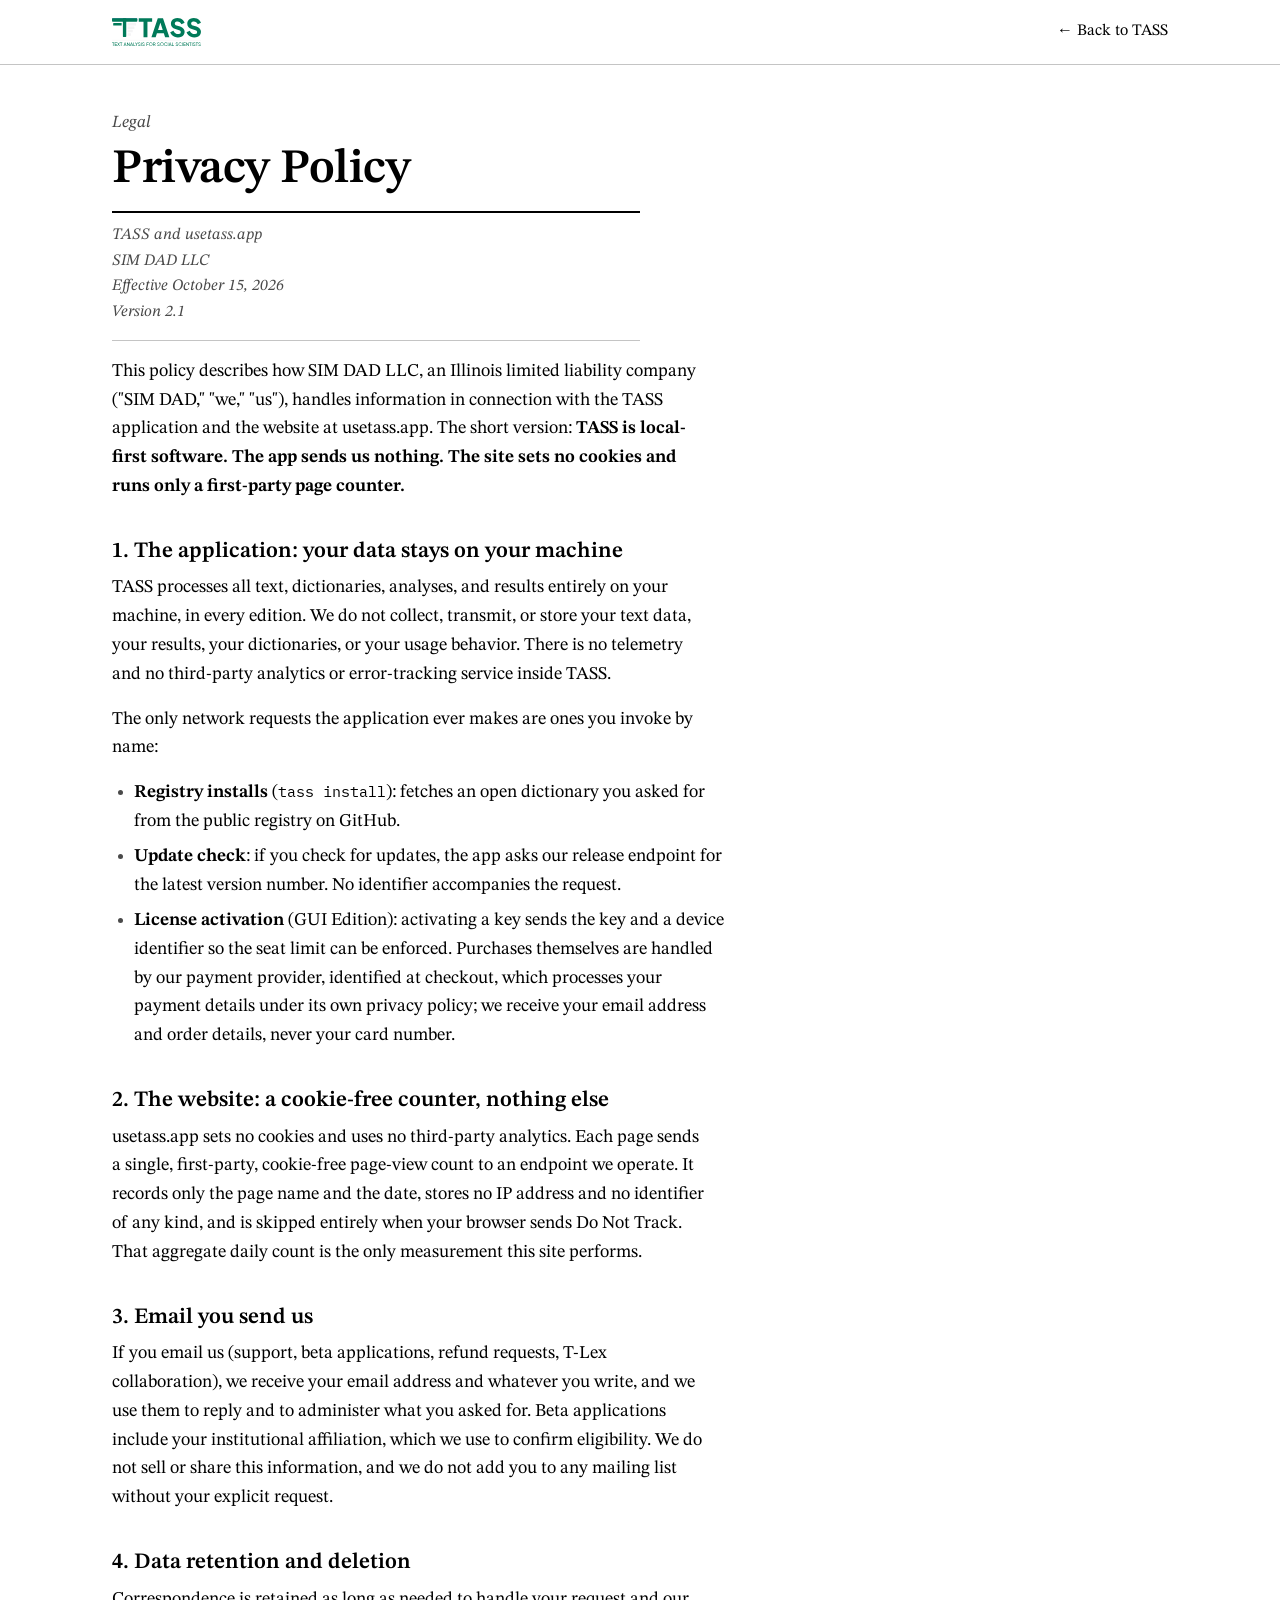
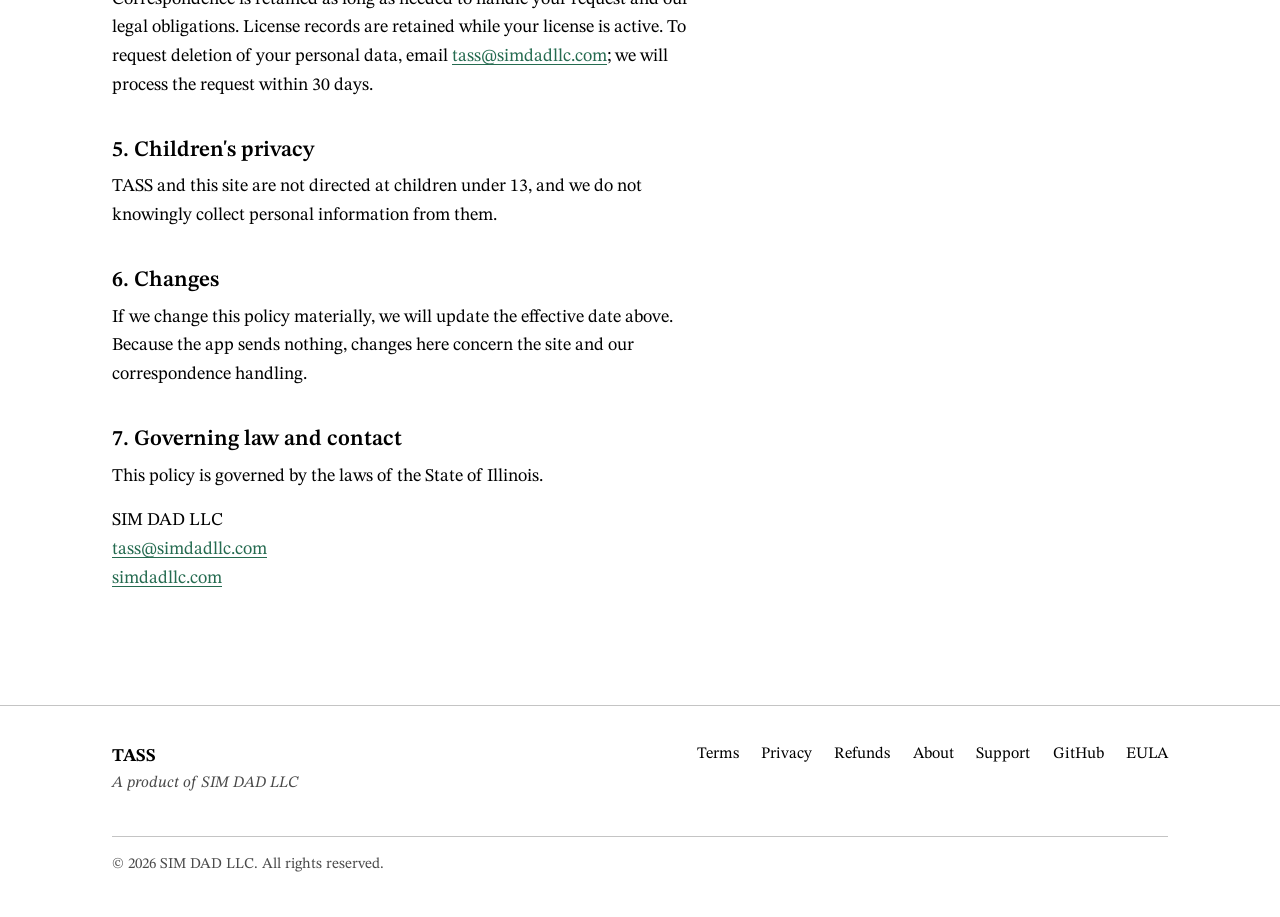
<file: privacy.html>
<!DOCTYPE html>
<html lang="en">
<head>
  <meta charset="UTF-8">
  <meta name="viewport" content="width=device-width, initial-scale=1.0">
  <title>Privacy Policy · TASS</title>
  <meta name="description" content="Privacy policy for TASS and usetass.app. The app sends nothing; the site runs a cookie-free first-party page counter only.">
  <meta name="author" content="SIM DAD LLC">
  <meta name="theme-color" content="#FFFFFF" media="(prefers-color-scheme: light)">
  <meta name="theme-color" content="#141414" media="(prefers-color-scheme: dark)">
  <link rel="icon" type="image/svg+xml" href="/img/favicon.svg">
  <link rel="canonical" href="https://usetass.app/privacy.html">
  <link rel="stylesheet" href="/css/site.css">
</head>
<body>

  <nav class="nav" aria-label="Main">
    <div class="nav-inner">
      <a href="/" class="nav-brand" aria-label="TASS home">
        <picture>
          <source srcset="/img/wordmark-F4F4F5.svg" media="(prefers-color-scheme: dark)">
          <img src="/img/wordmark-256B50.svg" alt="TASS" class="nav-wordmark">
        </picture>
      </a>
      <div class="nav-links"><a href="/">&larr; Back to TASS</a></div>
    </div>
  </nav>

  <main class="page">
    <div class="container-narrow prose">
      <span class="page-eyebrow">Legal</span>
      <h1 class="page-title">Privacy Policy</h1>
      <p class="page-meta parts"><span>TASS and usetass.app</span><span>SIM DAD LLC</span><span>Effective October 15, 2026</span><span>Version 2.1</span></p>

      <p>This policy describes how SIM DAD LLC, an Illinois limited liability company ("SIM DAD," "we," "us"), handles information in connection with the TASS application and the website at usetass.app. The short version: <strong>TASS is local-first software. The app sends us nothing. The site sets no cookies and runs only a first-party page counter.</strong></p>

      <h2>1. The application: your data stays on your machine</h2>
      <p>TASS processes all text, dictionaries, analyses, and results entirely on your machine, in every edition. We do not collect, transmit, or store your text data, your results, your dictionaries, or your usage behavior. There is no telemetry and no third-party analytics or error-tracking service inside TASS.</p>
      <p>The only network requests the application ever makes are ones you invoke by name:</p>
      <ul>
        <li><strong>Registry installs</strong> (<code>tass install</code>): fetches an open dictionary you asked for from the public registry on GitHub.</li>
        <li><strong>Update check</strong>: if you check for updates, the app asks our release endpoint for the latest version number. No identifier accompanies the request.</li>
        <li><strong>License activation</strong> (GUI Edition): activating a key sends the key and a device identifier so the seat limit can be enforced. Purchases themselves are handled by our payment provider, identified at checkout, which processes your payment details under its own privacy policy; we receive your email address and order details, never your card number.</li>
      </ul>

      <h2>2. The website: a cookie-free counter, nothing else</h2>
      <p>usetass.app sets no cookies and uses no third-party analytics. Each page sends a single, first-party, cookie-free page-view count to an endpoint we operate. It records only the page name and the date, stores no IP address and no identifier of any kind, and is skipped entirely when your browser sends Do Not Track. That aggregate daily count is the only measurement this site performs.</p>

      <h2>3. Email you send us</h2>
      <p>If you email us (support, beta applications, refund requests, T-Lex collaboration), we receive your email address and whatever you write, and we use them to reply and to administer what you asked for. Beta applications include your institutional affiliation, which we use to confirm eligibility. We do not sell or share this information, and we do not add you to any mailing list without your explicit request.</p>

      <h2>4. Data retention and deletion</h2>
      <p>Correspondence is retained as long as needed to handle your request and our legal obligations. License records are retained while your license is active. To request deletion of your personal data, email <a href="mailto:tass@simdadllc.com">tass@simdadllc.com</a>; we will process the request within 30 days.</p>

      <h2>5. Children's privacy</h2>
      <p>TASS and this site are not directed at children under 13, and we do not knowingly collect personal information from them.</p>

      <h2>6. Changes</h2>
      <p>If we change this policy materially, we will update the effective date above. Because the app sends nothing, changes here concern the site and our correspondence handling.</p>

      <h2>7. Governing law and contact</h2>
      <p>This policy is governed by the laws of the State of Illinois.</p>
      <p>SIM DAD LLC<br>
      <a href="mailto:tass@simdadllc.com">tass@simdadllc.com</a><br>
      <a href="https://simdadllc.com">simdadllc.com</a></p>
    </div>
  </main>

  <footer class="footer">
    <div class="footer-inner">
      <div>
        <div class="footer-brand">TASS</div>
        <div class="footer-sub">A product of SIM DAD LLC</div>
      </div>
      <nav class="footer-links" aria-label="Footer">
        <a href="/terms.html">Terms</a>
        <a href="/privacy.html">Privacy</a>
        <a href="/refunds.html">Refunds</a>
        <a href="/about.html">About</a>
        <a href="/support/">Support</a>
        <a href="https://github.com/SIM-DAD/tass">GitHub</a>
        <a href="/eula.html">EULA</a>
      </nav>
    </div>
    <p class="footer-copy">&copy; 2026 SIM DAD LLC. All rights reserved.</p>
  </footer>

  <!-- First-party, cookie-free page counter (aggregate daily counts only; no cookies, no IP stored, honors Do Not Track) -->
  <script>
    (function () {
      try {
        if (navigator.doNotTrack === "1" || window.doNotTrack === "1") return;
        if (!navigator.sendBeacon) return;
        navigator.sendBeacon("https://simdad-hits.ap-493.workers.dev/hit",
          JSON.stringify({ site: "tass", path: location.pathname }));
      } catch (e) {}
    })();
  </script>
</body>
</html>
</file>
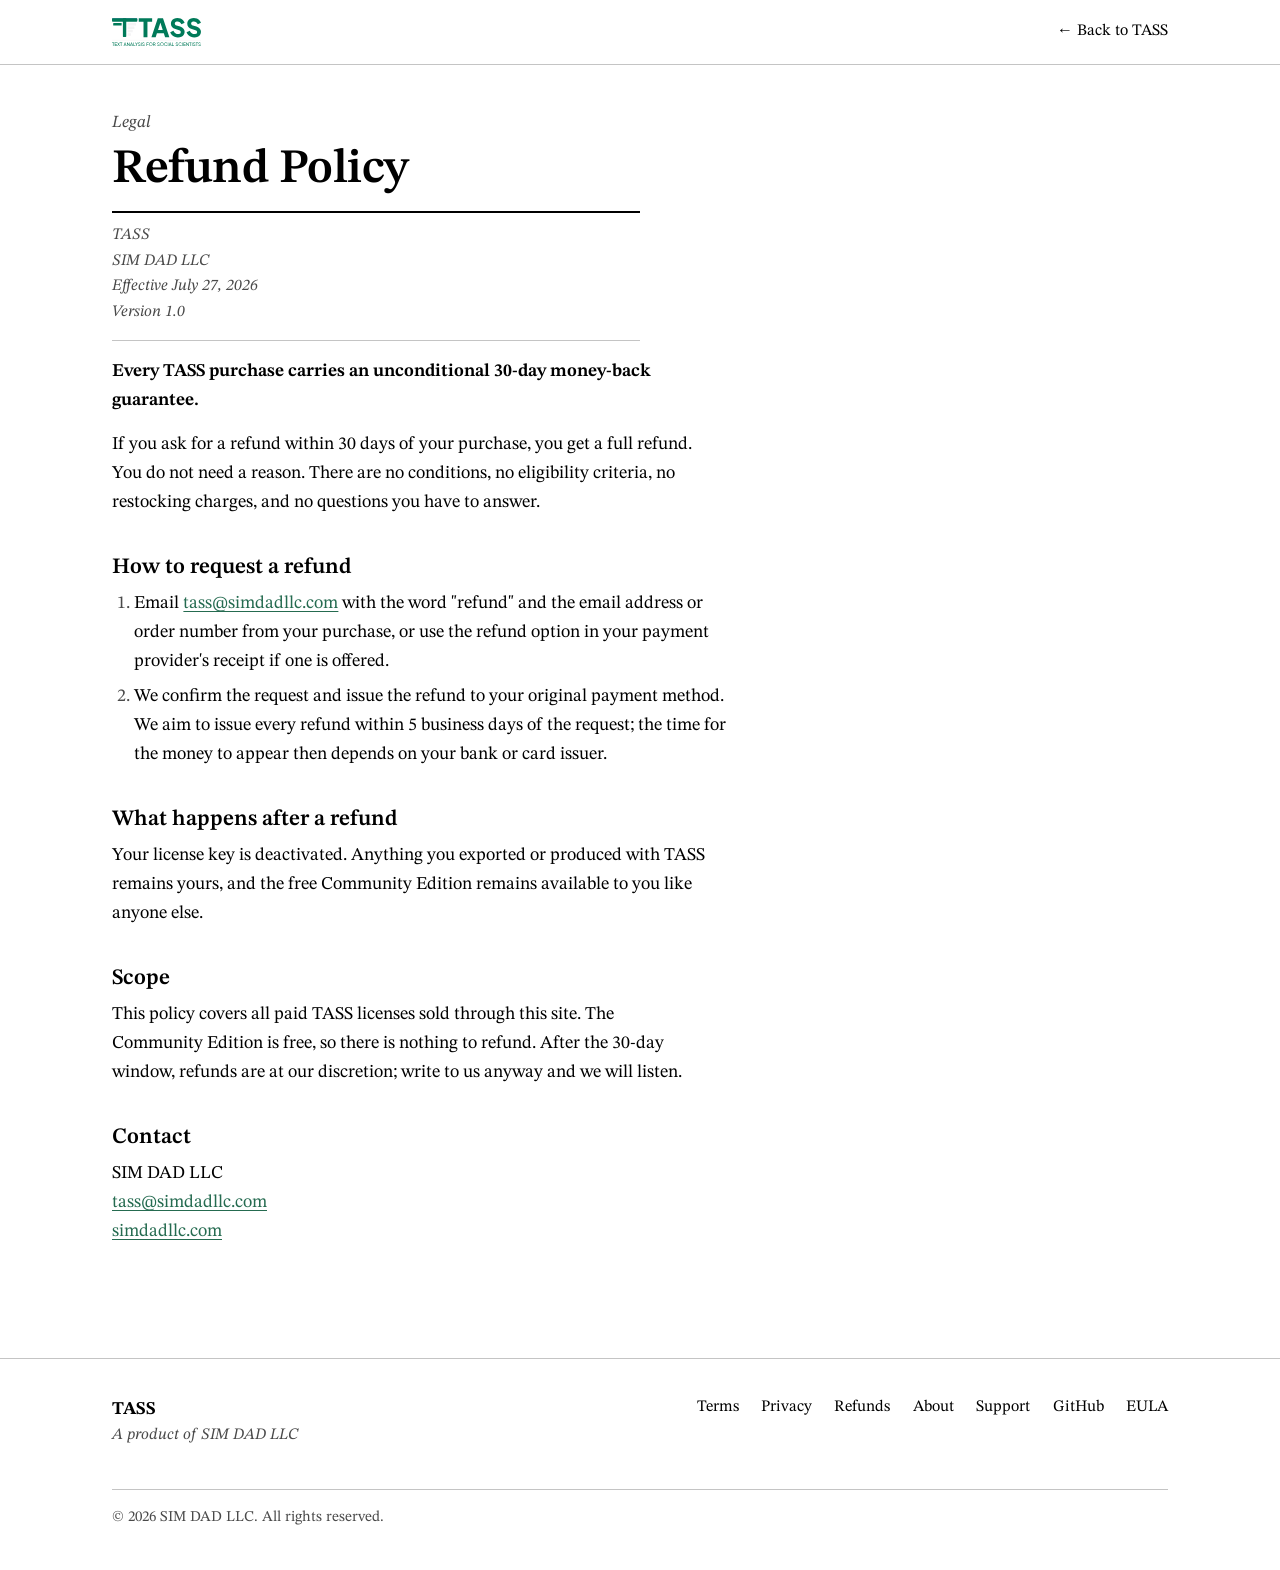
<file: refunds.html>
<!DOCTYPE html>
<html lang="en">
<head>
  <meta charset="UTF-8">
  <meta name="viewport" content="width=device-width, initial-scale=1.0">
  <title>Refund Policy · TASS</title>
  <meta name="description" content="TASS refund policy: an unconditional 30-day money-back guarantee on every purchase. No conditions, no questions.">
  <meta name="author" content="SIM DAD LLC">
  <meta name="theme-color" content="#FFFFFF" media="(prefers-color-scheme: light)">
  <meta name="theme-color" content="#141414" media="(prefers-color-scheme: dark)">
  <link rel="icon" type="image/svg+xml" href="/img/favicon.svg">
  <link rel="canonical" href="https://usetass.app/refunds.html">
  <link rel="stylesheet" href="/css/site.css">
</head>
<body>

  <nav class="nav" aria-label="Main">
    <div class="nav-inner">
      <a href="/" class="nav-brand" aria-label="TASS home">
        <picture>
          <source srcset="/img/wordmark-F4F4F5.svg" media="(prefers-color-scheme: dark)">
          <img src="/img/wordmark-256B50.svg" alt="TASS" class="nav-wordmark">
        </picture>
      </a>
      <div class="nav-links"><a href="/">&larr; Back to TASS</a></div>
    </div>
  </nav>

  <main class="page">
    <div class="container-narrow prose">
      <span class="page-eyebrow">Legal</span>
      <h1 class="page-title">Refund Policy</h1>
      <p class="page-meta parts"><span>TASS</span><span>SIM DAD LLC</span><span>Effective July 27, 2026</span><span>Version 1.0</span></p>

      <p><strong>Every TASS purchase carries an unconditional 30-day money-back guarantee.</strong></p>
      <p>If you ask for a refund within 30 days of your purchase, you get a full refund. You do not need a reason. There are no conditions, no eligibility criteria, no restocking charges, and no questions you have to answer.</p>

      <h2>How to request a refund</h2>
      <ol>
        <li>Email <a href="mailto:tass@simdadllc.com?subject=TASS%20refund%20request">tass@simdadllc.com</a> with the word "refund" and the email address or order number from your purchase, or use the refund option in your payment provider's receipt if one is offered.</li>
        <li>We confirm the request and issue the refund to your original payment method. We aim to issue every refund within 5 business days of the request; the time for the money to appear then depends on your bank or card issuer.</li>
      </ol>

      <h2>What happens after a refund</h2>
      <p>Your license key is deactivated. Anything you exported or produced with TASS remains yours, and the free Community Edition remains available to you like anyone else.</p>

      <h2>Scope</h2>
      <p>This policy covers all paid TASS licenses sold through this site. The Community Edition is free, so there is nothing to refund. After the 30-day window, refunds are at our discretion; write to us anyway and we will listen.</p>

      <h2>Contact</h2>
      <p>SIM DAD LLC<br>
      <a href="mailto:tass@simdadllc.com">tass@simdadllc.com</a><br>
      <a href="https://simdadllc.com">simdadllc.com</a></p>
    </div>
  </main>

  <footer class="footer">
    <div class="footer-inner">
      <div>
        <div class="footer-brand">TASS</div>
        <div class="footer-sub">A product of SIM DAD LLC</div>
      </div>
      <nav class="footer-links" aria-label="Footer">
        <a href="/terms.html">Terms</a>
        <a href="/privacy.html">Privacy</a>
        <a href="/refunds.html">Refunds</a>
        <a href="/about.html">About</a>
        <a href="/support/">Support</a>
        <a href="https://github.com/SIM-DAD/tass">GitHub</a>
        <a href="/eula.html">EULA</a>
      </nav>
    </div>
    <p class="footer-copy">&copy; 2026 SIM DAD LLC. All rights reserved.</p>
  </footer>

  <!-- First-party, cookie-free page counter (aggregate daily counts only; no cookies, no IP stored, honors Do Not Track) -->
  <script>
    (function () {
      try {
        if (navigator.doNotTrack === "1" || window.doNotTrack === "1") return;
        if (!navigator.sendBeacon) return;
        navigator.sendBeacon("https://simdad-hits.ap-493.workers.dev/hit",
          JSON.stringify({ site: "tass", path: location.pathname }));
      } catch (e) {}
    })();
  </script>
</body>
</html>
</file>
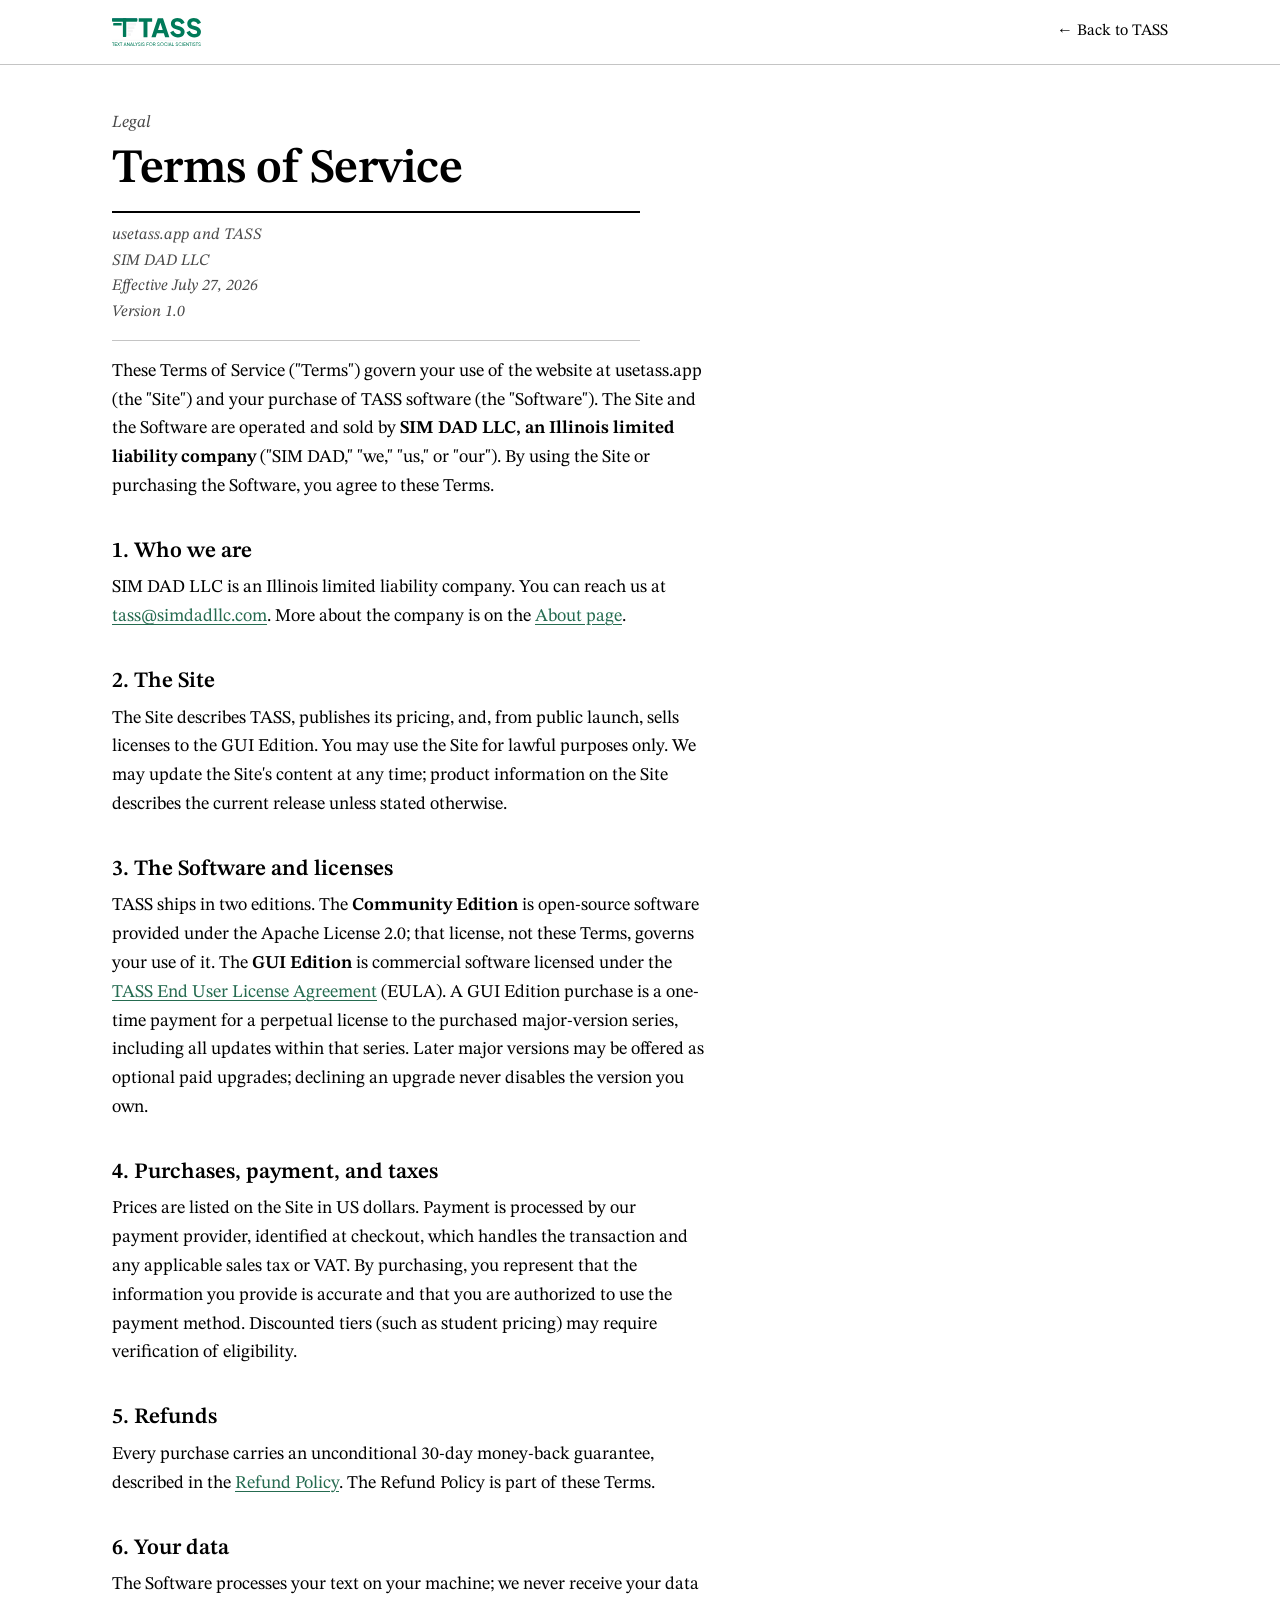
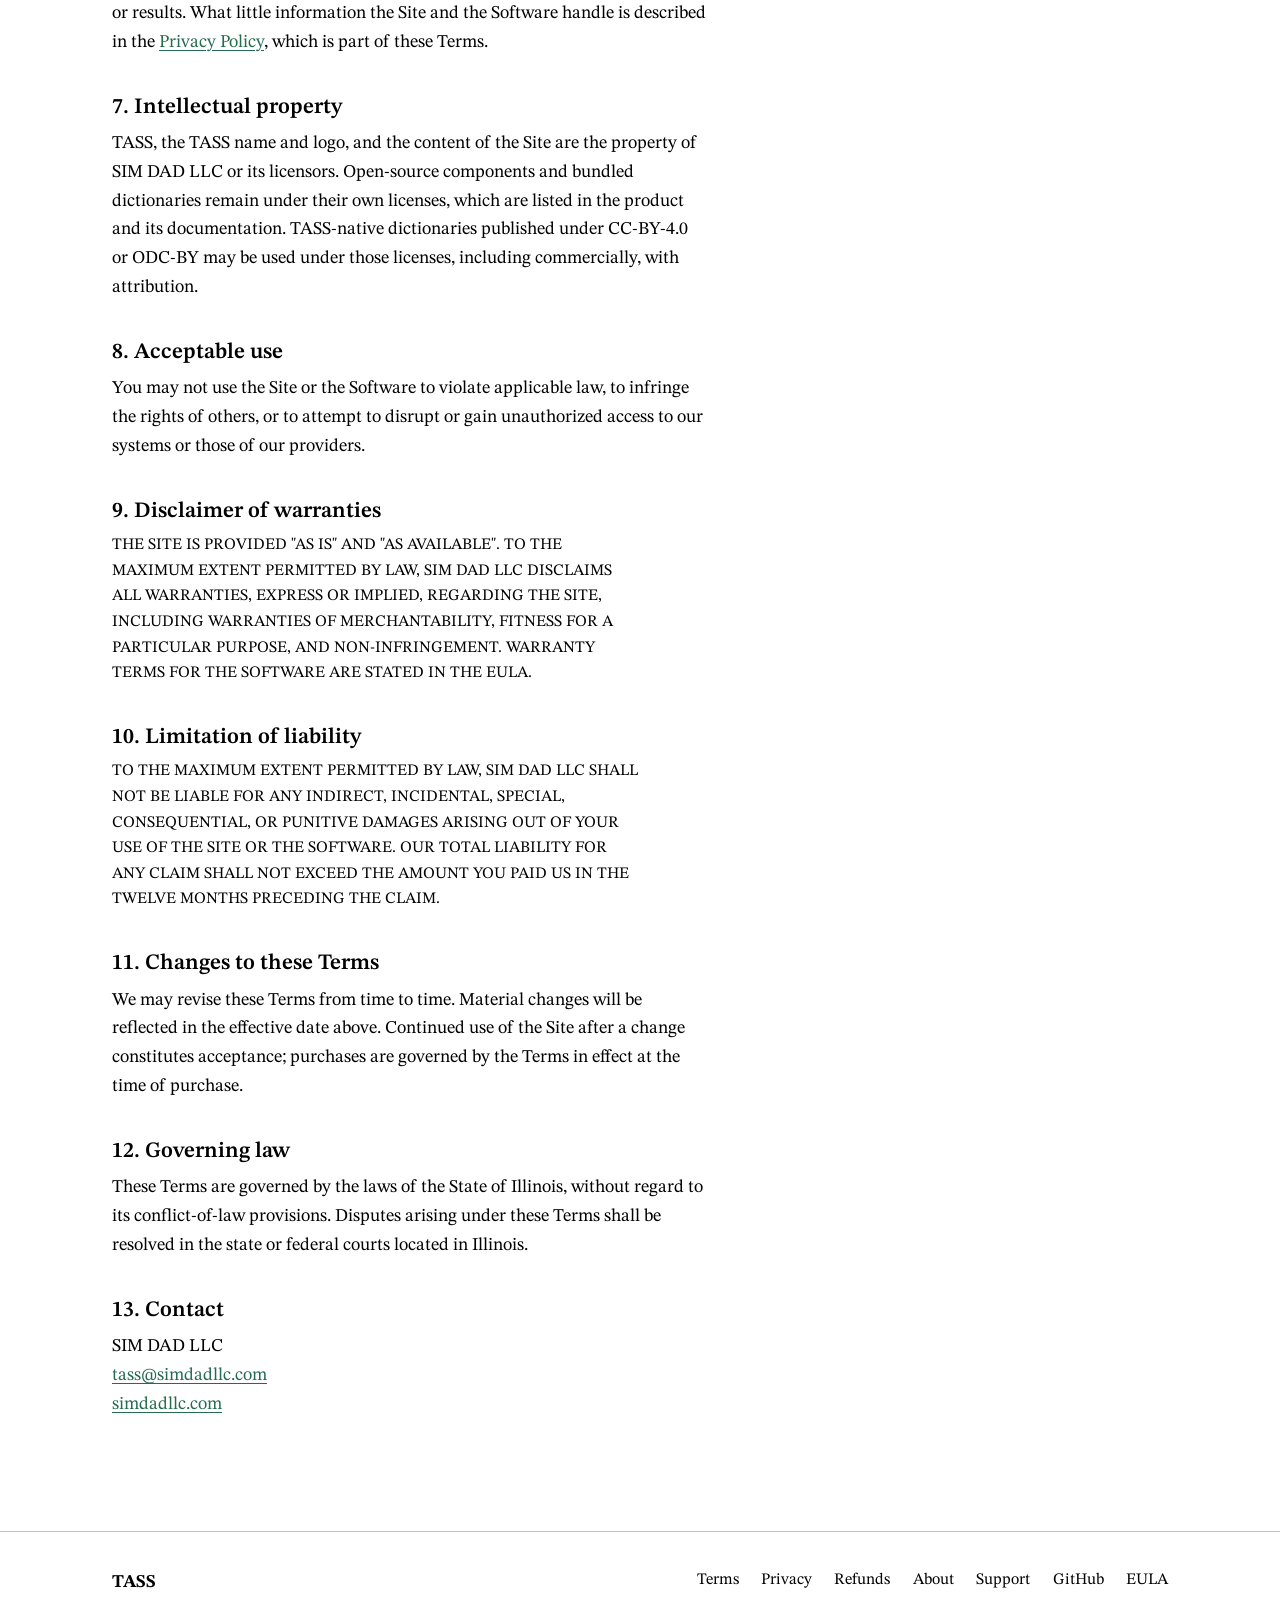
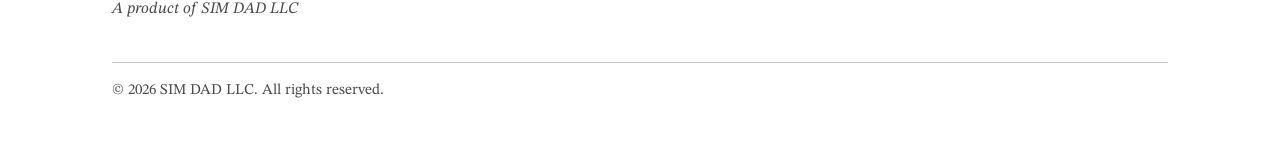
<file: terms.html>
<!DOCTYPE html>
<html lang="en">
<head>
  <meta charset="UTF-8">
  <meta name="viewport" content="width=device-width, initial-scale=1.0">
  <title>Terms of Service · TASS</title>
  <meta name="description" content="Terms of Service for TASS and usetass.app, operated by SIM DAD LLC, an Illinois limited liability company.">
  <meta name="author" content="SIM DAD LLC">
  <meta name="theme-color" content="#FFFFFF" media="(prefers-color-scheme: light)">
  <meta name="theme-color" content="#141414" media="(prefers-color-scheme: dark)">
  <link rel="icon" type="image/svg+xml" href="/img/favicon.svg">
  <link rel="canonical" href="https://usetass.app/terms.html">
  <link rel="preload" as="font" type="font/woff2" href="/fonts/stix-two-text-latin-wght-normal.woff2" crossorigin>
  <link rel="preload" as="font" type="font/woff2" href="/fonts/stix-two-text-latin-wght-italic.woff2" crossorigin>
  <link rel="stylesheet" href="/css/site.css">
</head>
<body>

  <nav class="nav" aria-label="Main">
    <div class="nav-inner">
      <a href="/" class="nav-brand" aria-label="TASS home">
        <picture>
          <source srcset="/img/wordmark-F4F4F5.svg" media="(prefers-color-scheme: dark)">
          <img src="/img/wordmark-256B50.svg" alt="TASS" class="nav-wordmark" width="528" height="165">
        </picture>
      </a>
      <div class="nav-links"><a href="/" >&larr; Back to TASS</a></div>
    </div>
  </nav>

  <main class="page">
    <div class="container-narrow prose">
      <span class="page-eyebrow">Legal</span>
      <h1 class="page-title">Terms of Service</h1>
      <p class="page-meta parts"><span>usetass.app and TASS</span><span>SIM DAD LLC</span><span>Effective July 27, 2026</span><span>Version 1.0</span></p>

      <p>These Terms of Service ("Terms") govern your use of the website at usetass.app (the "Site") and your purchase of TASS software (the "Software"). The Site and the Software are operated and sold by <strong>SIM DAD LLC, an Illinois limited liability company</strong> ("SIM DAD," "we," "us," or "our"). By using the Site or purchasing the Software, you agree to these Terms.</p>

      <h2>1. Who we are</h2>
      <p>SIM DAD LLC is an Illinois limited liability company. You can reach us at <a href="mailto:tass@simdadllc.com">tass@simdadllc.com</a>. More about the company is on the <a href="/about.html">About page</a>.</p>

      <h2>2. The Site</h2>
      <p>The Site describes TASS, publishes its pricing, and, from public launch, sells licenses to the GUI Edition. You may use the Site for lawful purposes only. We may update the Site's content at any time; product information on the Site describes the current release unless stated otherwise.</p>

      <h2>3. The Software and licenses</h2>
      <p>TASS ships in two editions. The <strong>Community Edition</strong> is open-source software provided under the Apache License 2.0; that license, not these Terms, governs your use of it. The <strong>GUI Edition</strong> is commercial software licensed under the <a href="/eula.html">TASS End User License Agreement</a> (EULA). A GUI Edition purchase is a one-time payment for a perpetual license to the purchased major-version series, including all updates within that series. Later major versions may be offered as optional paid upgrades; declining an upgrade never disables the version you own.</p>

      <h2>4. Purchases, payment, and taxes</h2>
      <p>Prices are listed on the Site in US dollars. Payment is processed by our payment provider, identified at checkout, which handles the transaction and any applicable sales tax or VAT. By purchasing, you represent that the information you provide is accurate and that you are authorized to use the payment method. Discounted tiers (such as student pricing) may require verification of eligibility.</p>

      <h2>5. Refunds</h2>
      <p>Every purchase carries an unconditional 30-day money-back guarantee, described in the <a href="/refunds.html">Refund Policy</a>. The Refund Policy is part of these Terms.</p>

      <h2>6. Your data</h2>
      <p>The Software processes your text on your machine; we never receive your data or results. What little information the Site and the Software handle is described in the <a href="/privacy.html">Privacy Policy</a>, which is part of these Terms.</p>

      <h2>7. Intellectual property</h2>
      <p>TASS, the TASS name and logo, and the content of the Site are the property of SIM DAD LLC or its licensors. Open-source components and bundled dictionaries remain under their own licenses, which are listed in the product and its documentation. TASS-native dictionaries published under CC-BY-4.0 or ODC-BY may be used under those licenses, including commercially, with attribution.</p>

      <h2>8. Acceptable use</h2>
      <p>You may not use the Site or the Software to violate applicable law, to infringe the rights of others, or to attempt to disrupt or gain unauthorized access to our systems or those of our providers.</p>

      <h2>9. Disclaimer of warranties</h2>
      <p class="caps">THE SITE IS PROVIDED "AS IS" AND "AS AVAILABLE". TO THE MAXIMUM EXTENT PERMITTED BY LAW, SIM DAD LLC DISCLAIMS ALL WARRANTIES, EXPRESS OR IMPLIED, REGARDING THE SITE, INCLUDING WARRANTIES OF MERCHANTABILITY, FITNESS FOR A PARTICULAR PURPOSE, AND NON-INFRINGEMENT. WARRANTY TERMS FOR THE SOFTWARE ARE STATED IN THE EULA.</p>

      <h2>10. Limitation of liability</h2>
      <p class="caps">TO THE MAXIMUM EXTENT PERMITTED BY LAW, SIM DAD LLC SHALL NOT BE LIABLE FOR ANY INDIRECT, INCIDENTAL, SPECIAL, CONSEQUENTIAL, OR PUNITIVE DAMAGES ARISING OUT OF YOUR USE OF THE SITE OR THE SOFTWARE. OUR TOTAL LIABILITY FOR ANY CLAIM SHALL NOT EXCEED THE AMOUNT YOU PAID US IN THE TWELVE MONTHS PRECEDING THE CLAIM.</p>

      <h2>11. Changes to these Terms</h2>
      <p>We may revise these Terms from time to time. Material changes will be reflected in the effective date above. Continued use of the Site after a change constitutes acceptance; purchases are governed by the Terms in effect at the time of purchase.</p>

      <h2>12. Governing law</h2>
      <p>These Terms are governed by the laws of the State of Illinois, without regard to its conflict-of-law provisions. Disputes arising under these Terms shall be resolved in the state or federal courts located in Illinois.</p>

      <h2>13. Contact</h2>
      <p>SIM DAD LLC<br>
      <a href="mailto:tass@simdadllc.com">tass@simdadllc.com</a><br>
      <a href="https://simdadllc.com">simdadllc.com</a></p>
    </div>
  </main>

  <footer class="footer">
    <div class="footer-inner">
      <div>
        <div class="footer-brand">TASS</div>
        <div class="footer-sub">A product of SIM DAD LLC</div>
      </div>
      <nav class="footer-links" aria-label="Footer">
        <a href="/terms.html">Terms</a>
        <a href="/privacy.html">Privacy</a>
        <a href="/refunds.html">Refunds</a>
        <a href="/about.html">About</a>
        <a href="/support/">Support</a>
        <a href="https://github.com/SIM-DAD/tass">GitHub</a>
        <a href="/eula.html">EULA</a>
      </nav>
    </div>
    <p class="footer-copy">&copy; 2026 SIM DAD LLC. All rights reserved.</p>
  </footer>

  <!-- First-party, cookie-free page counter (aggregate daily counts only; no cookies, no IP stored, honors Do Not Track) -->
  <script>
    (function () {
      try {
        if (navigator.doNotTrack === "1" || window.doNotTrack === "1") return;
        if (!navigator.sendBeacon) return;
        navigator.sendBeacon("https://simdad-hits.ap-493.workers.dev/hit",
          JSON.stringify({ site: "tass", path: location.pathname }));
      } catch (e) {}
    })();
  </script>
</body>
</html>
</file>
<file: css/site.css>
/* TASS site stylesheet. Shared by every page.
   Restyle 2026-10-15 against the design brief (site-copy/DESIGN-BRIEFS-2026-10-15.md, section 2):
   the page is set as the methods section of a journal article. Rules and tables carry the
   structure; data is set as data; one accent, the wordmark green. */

/* ── FONTS (self-hosted, SIL OFL 1.1; see /fonts/README.txt) ────────── */
@font-face {
  font-family: 'STIX Two Text';
  font-style: normal;
  font-weight: 400 700;
  font-display: swap;
  src: url('/fonts/stix-two-text-latin-wght-normal.woff2') format('woff2-variations'),
       url('/fonts/stix-two-text-latin-wght-normal.woff2') format('woff2');
  unicode-range: U+0000-00FF,U+0131,U+0152-0153,U+02BB-02BC,U+02C6,U+02DA,U+02DC,U+0304,U+0308,U+0329,U+2000-206F,U+20AC,U+2122,U+2191,U+2193,U+2212,U+2215,U+FEFF,U+FFFD;
}
@font-face {
  font-family: 'STIX Two Text';
  font-style: italic;
  font-weight: 400 700;
  font-display: swap;
  src: url('/fonts/stix-two-text-latin-wght-italic.woff2') format('woff2-variations'),
       url('/fonts/stix-two-text-latin-wght-italic.woff2') format('woff2');
  unicode-range: U+0000-00FF,U+0131,U+0152-0153,U+02BB-02BC,U+02C6,U+02DA,U+02DC,U+0304,U+0308,U+0329,U+2000-206F,U+20AC,U+2122,U+2191,U+2193,U+2212,U+2215,U+FEFF,U+FFFD;
}
@font-face {
  font-family: 'IBM Plex Mono';
  font-style: normal;
  font-weight: 400;
  font-display: swap;
  src: url('/fonts/ibm-plex-mono-latin-400-normal.woff2') format('woff2');
}

*, *::before, *::after { box-sizing: border-box; margin: 0; padding: 0; }

/* ── TOKENS ─────────────────────────────────────────────────────── */
:root {
  color-scheme: light dark;
  --ink:    #000000;  /* text and heavy rules: black ink on a journal page */
  --paper:  #FFFFFF;  /* the printed page */
  --muted:  #4A4A4A;  /* captions and table notes: 8.9:1 on paper */
  --rule:   #C4C4C4;  /* booktabs mid-rules, non-text */
  --accent: #256B50;  /* the TASS wordmark ink: links and the primary action, 6.4:1 on paper */
  --on-accent: #FFFFFF;
  --tint:   #F3F5F4;  /* the shaded boxed note */
  --serif:  'STIX Two Text', 'STIX Two', Cambria, 'Times New Roman', serif;
  --mono:   'IBM Plex Mono', ui-monospace, Consolas, monospace;
  --max-w:  1120px;
  --measure: 66ch;
}
@media (prefers-color-scheme: dark) {
  :root {
    --ink:    #EDEDED;
    --paper:  #141414;
    --muted:  #ABABAB;
    --rule:   #3A3A3A;
    --accent: #6FC19A;
    --on-accent: #08241A;
    --tint:   #1C1F1D;
  }
}

/* ── BASE ───────────────────────────────────────────────────────── */
html { -webkit-text-size-adjust: 100%; }
body {
  font-family: var(--serif);
  font-size: 1.125rem;
  line-height: 1.6;
  color: var(--ink);
  background: var(--paper);
  font-variant-numeric: lining-nums;
  text-rendering: optimizeLegibility;
}
img, video { max-width: 100%; display: block; }
a { color: inherit; text-decoration: none; }
main a:not(.btn), .section a:not(.btn), .practice a, .prose a {
  color: var(--accent);
  text-decoration: underline;
  text-decoration-thickness: 1px;
  text-underline-offset: 0.18em;
}
main a:not(.btn):hover, .section a:not(.btn):hover, .practice a:hover { text-decoration-thickness: 2px; }
/* a meta string split into parts (the middots it carried were chrome) */
.eyebrow.parts > span:not(:last-child) { margin-right: 1em; }
:focus-visible { outline: 2px solid var(--accent); outline-offset: 3px; }
code {
  font-family: var(--mono);
  font-size: 0.84em;
  word-break: break-word;
}
strong { font-weight: 650; }
.visually-hidden {
  position: absolute !important; width: 1px; height: 1px; overflow: hidden;
  clip: rect(0 0 0 0); white-space: nowrap;
}

.container { max-width: var(--max-w); margin: 0 auto; padding: 0 2rem; }
.container-narrow { max-width: var(--max-w); margin: 0 auto; padding: 0 2rem; }
.container-narrow > .section-sub, .container-narrow > h2 { max-width: var(--measure); }

/* ── NAV ────────────────────────────────────────────────────────── */
.nav { background: var(--paper); border-bottom: 1px solid var(--rule); }
.nav-inner {
  max-width: var(--max-w); margin: 0 auto; padding: 0 2rem;
  min-height: 64px; display: flex; align-items: center; justify-content: space-between; gap: 1rem;
}
.nav-brand { display: flex; align-items: center; flex-shrink: 0; }
.nav-wordmark { height: 28px; width: auto; display: block; }
.nav-links { display: flex; align-items: center; gap: 1.5rem; flex-wrap: wrap; }
.nav-links a { font-size: 1rem; color: var(--ink); }
.nav-links a:not(.btn):hover { text-decoration: underline; text-underline-offset: 0.2em; }
.nav-links .btn { color: var(--on-accent); }

/* ── BUTTONS ────────────────────────────────────────────────────── */
.btn {
  display: inline-flex; align-items: center; justify-content: center;
  padding: 0.55rem 1.1rem; border-radius: 2px;
  font-family: var(--serif); font-size: 1rem; font-weight: 600; line-height: 1.3;
  cursor: pointer; border: 1px solid transparent; text-decoration: none;
  transition: background-color 0.15s, color 0.15s, border-color 0.15s;
}
.btn-primary { background: var(--accent); color: var(--on-accent); border-color: var(--accent); }
.btn-primary:hover { background: var(--ink); border-color: var(--ink); color: var(--paper); }
.btn-ghost { background: transparent; color: var(--ink); border-color: var(--ink); }
.btn-ghost:hover { background: var(--ink); color: var(--paper); }
.btn:active { transform: translateY(1px); }
.btn-lg { padding: 0.75rem 1.4rem; font-size: 1.0625rem; }
.btn-full { width: 100%; }

/* ── HERO: the article's opening page ───────────────────────────── */
.hero { padding: 2.25rem 0 4rem; }
.hero-eyebrow {
  display: flex; justify-content: space-between; flex-wrap: wrap; gap: 0.25rem 2rem;
  font-style: italic; font-size: 1rem; color: var(--muted);
  padding-bottom: 0.6rem; border-bottom: 2px solid var(--ink); margin-bottom: 3rem;
}
.hero h1 {
  font-size: clamp(2.5rem, 5.6vw, 4.25rem); font-weight: 600;
  line-height: 1.04; letter-spacing: -0.012em; max-width: 17ch; margin-bottom: 2rem;
}
.hero-sub {
  font-size: 1.3125rem; line-height: 1.55; max-width: 58ch; margin-bottom: 2.25rem;
}
.hero-actions { display: flex; align-items: center; gap: 0.75rem; flex-wrap: wrap; }
.hero-meta {
  display: grid; grid-template-columns: repeat(3, minmax(0, 1fr)); gap: 0 2rem;
  margin-top: 3.5rem; border-top: 1px solid var(--rule); padding-top: 0.9rem;
  font-size: 1rem; color: var(--muted); max-width: 54rem;
}

/* ── SECTIONS ───────────────────────────────────────────────────── */
.section { padding: 4.5rem 0; border-top: 1px solid var(--rule); }
.section-alt { background: transparent; }
.eyebrow {
  display: block; font-style: italic; font-size: 1.0625rem; color: var(--muted); margin-bottom: 0.4rem;
}
h1, h2, h3 { text-wrap: balance; }
h2 {
  font-size: clamp(1.75rem, 3.2vw, 2.4rem); font-weight: 600;
  line-height: 1.12; letter-spacing: -0.008em; margin-bottom: 1rem; max-width: 30ch;
}
.section-sub { max-width: var(--measure); margin-bottom: 1.25rem; }
.beta-note { color: var(--muted); max-width: var(--measure); margin-bottom: 1.75rem; }

/* ── EDITIONS: a two-column comparison under booktabs rules ─────── */
.editions-grid {
  display: grid; grid-template-columns: 1fr 1fr; margin-top: 2.5rem;
  border-top: 2px solid var(--ink); border-bottom: 2px solid var(--ink);
}
.edition-card { padding: 1.5rem 2rem 2rem 0; display: flex; flex-direction: column; }
.edition-card + .edition-card { padding: 1.5rem 0 2rem 2rem; border-left: 1px solid var(--rule); }
.edition-card h3 { font-size: 1.75rem; font-weight: 600; line-height: 1.15; margin: 0.1rem 0 0.2rem; }
.edition-kicker, .edition-price {
  display: flex; flex-wrap: wrap; gap: 0 1.25rem; font-size: 1rem; color: var(--muted);
}
.edition-kicker { font-style: italic; }
.edition-price { margin-bottom: 1rem; padding-bottom: 1rem; border-bottom: 1px solid var(--rule); }
.edition-card p.blurb { margin-bottom: 1rem; }
.edition-list { list-style: none; margin-bottom: 1.75rem; flex: 1; border-top: 1px solid var(--rule); }
.edition-list li { font-size: 1rem; padding: 0.5rem 0; border-bottom: 1px solid var(--rule); }

/* ── WHAT SHIPS: six run-in subsections in two text columns ─────── */
.features-grid {
  display: grid; grid-template-columns: 1fr 1fr; gap: 2.5rem 3.5rem; margin-top: 2.5rem;
}
.feature-num {
  display: flex; gap: 0.6rem; font-style: italic; font-size: 1rem; color: var(--muted);
  border-top: 1px solid var(--ink); padding-top: 0.6rem; margin-bottom: 0.35rem;
}
.feature-num span:first-child { font-style: normal; font-variant-numeric: tabular-nums; }
.feature-cell h3 { font-size: 1.3125rem; font-weight: 600; line-height: 1.25; margin-bottom: 0.5rem; }
.feature-cell p { font-size: 1.0625rem; }

/* ── TABLES: booktabs, the page's one memorable element ─────────── */
.table-wrap {
  overflow-x: auto; margin-top: 2.5rem;
  border-top: 2px solid var(--ink); border-bottom: 2px solid var(--ink);
}
.data-table { width: 100%; border-collapse: collapse; font-variant-numeric: tabular-nums; }
.data-table th {
  padding: 0.7rem 1rem 0.55rem 0; text-align: left; font-size: 1rem;
  font-weight: 600; border-bottom: 1px solid var(--ink);
}
.data-table td { padding: 0.6rem 1rem 0.6rem 0; border-bottom: 1px solid var(--rule); vertical-align: baseline; }
.data-table tr:last-child td { border-bottom: none; }
.data-table td:first-child { font-weight: 600; }
.data-table td:last-child, .data-table th:last-child { padding-right: 0; white-space: nowrap; }
.table-note { font-size: 1rem; color: var(--muted); margin-top: 0.9rem; max-width: var(--measure); }

/* license identifiers are data: set as a run manifest prints them, monochrome */
.license-badge { font-family: var(--mono); font-size: 0.9rem; white-space: nowrap; }
.license-badge::before { content: '['; color: var(--muted); }
.license-badge::after  { content: ']'; color: var(--muted); }

/* ── T-LEX: a codebook list ─────────────────────────────────────── */
.tlex-list { margin-top: 2.5rem; border-top: 2px solid var(--ink); border-bottom: 2px solid var(--ink); }
.tlex-item {
  padding: 0.9rem 0; border-bottom: 1px solid var(--rule);
  display: grid; grid-template-columns: 15rem 1fr 11rem; gap: 0.25rem 1.5rem; align-items: baseline;
}
.tlex-item:last-child { border-bottom: none; }
.tlex-name { font-weight: 600; }
.tlex-status {
  grid-column: 3; grid-row: 1; text-align: right; font-style: italic; font-size: 1rem; color: var(--muted);
  display: flex; justify-content: flex-end; gap: 0 0.5rem; flex-wrap: wrap;
}
.tlex-status.shipping { color: var(--accent); font-style: normal; font-weight: 600; }
.tlex-desc { grid-column: 2; grid-row: 1; font-size: 1.0625rem; max-width: 60ch; }

/* ── PRICING: a price schedule, one row per tier ────────────────── */
.pricing-grid { margin-top: 2.5rem; border-top: 2px solid var(--ink); border-bottom: 2px solid var(--ink); }
.pricing-card {
  display: grid; grid-template-columns: 9rem 6rem minmax(0, 1fr) 11rem;
  grid-template-areas: "tier price meta action" "tier price list action";
  gap: 0.15rem 1.5rem; align-items: baseline;
  padding: 1rem 0; border-bottom: 1px solid var(--rule);
}
.pricing-card:last-child { border-bottom: none; }
.pricing-card .tier { grid-area: tier; font-weight: 600; font-size: 1.1875rem; }
.pricing-card .price {
  grid-area: price; font-size: 1.75rem; font-weight: 600; line-height: 1;
  font-variant-numeric: tabular-nums; text-align: right;
}
.pricing-card .meta { grid-area: meta; display: flex; flex-wrap: wrap; gap: 0 1rem; font-style: italic; color: var(--muted); font-size: 1rem; }
.pricing-card ul { grid-area: list; list-style: none; display: flex; flex-wrap: wrap; gap: 0 1.5rem; font-size: 1rem; }
.pricing-card .btn { grid-area: action; align-self: center; }
.pricing-fine { color: var(--muted); font-size: 1rem; margin-top: 1rem; max-width: var(--measure); }

/* ── PROSE PAGES (legal, about, support, download, buy) ─────────── */
.page { padding: 2.75rem 0 6rem; }
.page-eyebrow { display: block; font-style: italic; font-size: 1.0625rem; color: var(--muted); margin-bottom: 0.4rem; }
.page-title { font-size: clamp(2.2rem, 4.4vw, 3rem); font-weight: 600; letter-spacing: -0.01em; line-height: 1.1; margin-bottom: 1rem; }
.page-meta {
  font-size: 1rem; color: var(--muted); margin-bottom: 2.5rem; padding: 0.6rem 0 0.9rem;
  border-top: 2px solid var(--ink); border-bottom: 1px solid var(--rule); max-width: var(--measure);
}
.page-meta.parts { display: flex; flex-direction: column; font-style: italic; }
.prose { max-width: var(--measure); }
.container-narrow.prose { max-width: var(--max-w); }
.container-narrow.prose > * { max-width: var(--measure); }
.prose h2 { font-size: 1.375rem; font-weight: 600; letter-spacing: 0; margin: 2.4rem 0 0.6rem; max-width: none; }
.prose h3 { font-size: 1.1875rem; font-weight: 600; margin: 1.75rem 0 0.4rem; }
.prose p { margin-bottom: 1rem; }
.prose ul, .prose ol { margin: 0.5rem 0 1.25rem 1.4rem; }
.prose li { margin-bottom: 0.4rem; }
.prose li::marker { color: var(--muted); }
.prose .caps { font-size: 1rem; }
.prose table { width: 100%; border-collapse: collapse; margin: 1rem 0 1.5rem; font-size: 1rem;
               border-top: 2px solid var(--ink); border-bottom: 2px solid var(--ink); font-variant-numeric: tabular-nums; }
.prose th { text-align: left; font-weight: 600; padding: 0.5rem 0.75rem 0.5rem 0; border-bottom: 1px solid var(--ink); }
.prose td { padding: 0.5rem 0.75rem 0.5rem 0; border-bottom: 1px solid var(--rule); vertical-align: top; }
.prose tr:last-child td { border-bottom: none; }

/* the shaded boxed note of a journal article */
.callout {
  background: var(--tint); border: 1px solid var(--rule);
  padding: 1.4rem 1.6rem; margin: 2.5rem 0; max-width: calc(var(--measure) + 3.2rem);
}
.callout h3 { font-size: 1.25rem; font-weight: 600; margin-bottom: 0.4rem; }
.callout p { margin-bottom: 0.75rem; }
.callout p:last-child { margin-bottom: 0; }

.faq-head { margin-top: 2rem; }
.faq-item { border-bottom: 1px solid var(--rule); padding: 1.1rem 0; max-width: var(--measure); }
.faq-item:first-of-type { border-top: 2px solid var(--ink); }
.faq-q { font-weight: 600; margin-bottom: 0.35rem; }
.faq-a { margin: 0; }

/* ── THE PRACTICE: an author note at the end of the article ─────── */
.practice { border-top: 2px solid var(--ink); padding: 3rem 0 3.5rem; }
.practice-inner { max-width: var(--max-w); margin: 0 auto; padding: 0 2rem; }
.practice-inner > * { max-width: var(--measure); }
.practice-eyebrow { font-style: italic; color: var(--muted); font-size: 1.0625rem; margin: 0 0 0.3rem; }
.practice h2 { font-size: 1.5rem; line-height: 1.25; margin: 0 0 0.9rem; }
.practice p { margin: 0 0 0.9rem; font-size: 1.0625rem; }
.practice-cta { color: var(--muted); }

/* ── FOOTER ─────────────────────────────────────────────────────── */
.footer { padding: 2.25rem 0 2.5rem; border-top: 1px solid var(--rule); background: var(--paper); }
.footer-inner {
  max-width: var(--max-w); margin: 0 auto; padding: 0 2rem;
  display: flex; align-items: flex-start; justify-content: space-between; flex-wrap: wrap; gap: 1.25rem 2rem;
}
.footer-brand { font-weight: 700; font-size: 1.125rem; }
.footer-sub { font-size: 1rem; color: var(--muted); font-style: italic; }
.footer-links { display: flex; gap: 0.4rem 1.4rem; align-items: center; flex-wrap: wrap; }
.footer-links a { font-size: 1rem; color: var(--ink); }
.footer-links a:hover { text-decoration: underline; text-underline-offset: 0.2em; }
.footer-copy {
  max-width: var(--max-w); margin: 1.5rem auto 0; padding: 1rem 2rem 0;
  font-size: 0.9375rem; color: var(--muted);
}
.footer-copy::before { content: ''; display: block; border-top: 1px solid var(--rule); margin-bottom: 1rem; }

/* ── RESPONSIVE ─────────────────────────────────────────────────── */
@media (max-width: 960px) {
  .tlex-item { grid-template-columns: 1fr auto; }
  .tlex-name { grid-column: 1; grid-row: 1; }
  .tlex-status { grid-column: 2; grid-row: 1; }
  .tlex-desc { grid-column: 1 / -1; grid-row: 2; }
  .pricing-card { grid-template-columns: 1fr auto; grid-template-areas: "tier price" "meta meta" "list list" "action action"; gap: 0.35rem 1rem; }
  .pricing-card .btn { justify-self: start; margin-top: 0.5rem; }
  .pricing-card .btn-full { width: auto; min-width: 12rem; }
}
@media (max-width: 768px) {
  body { font-size: 1.0625rem; }
  .container, .container-narrow, .nav-inner, .footer-inner { padding-left: 1.25rem; padding-right: 1.25rem; }
  .footer-copy { padding-left: 1.25rem; padding-right: 1.25rem; }
  .practice-inner { padding-left: 1.25rem; padding-right: 1.25rem; }
  .hero { padding-bottom: 3rem; }
  .hero-eyebrow { margin-bottom: 2rem; }
  .hero-sub { font-size: 1.1875rem; }
  .hero-meta { grid-template-columns: 1fr; gap: 0.3rem; margin-top: 2.5rem; }
  .section { padding: 3.25rem 0; }
  .editions-grid { grid-template-columns: 1fr; }
  .edition-card, .edition-card + .edition-card { padding: 1.25rem 0 1.75rem; border-left: none; }
  .edition-card + .edition-card { border-top: 2px solid var(--ink); }
  .features-grid { grid-template-columns: 1fr; gap: 2rem; }
  .nav-links { gap: 1rem; }
  .nav-links a:not(.btn) { display: none; }
  .nav-links a[href="/"] { display: inline; }
  .data-table { font-size: 1rem; }
  .data-table td:first-child { width: 36%; }
  .data-table td, .data-table th { padding-right: 0.75rem; }
  .license-badge { font-size: 0.8125rem; }
}
@media (max-width: 480px) {
  .hero-actions .btn { width: 100%; }
  .pricing-card .btn-full { width: 100%; }
}
@media (prefers-reduced-motion: reduce) {
  * { transition: none !important; }
  .btn:active { transform: none; }
}
</file>
